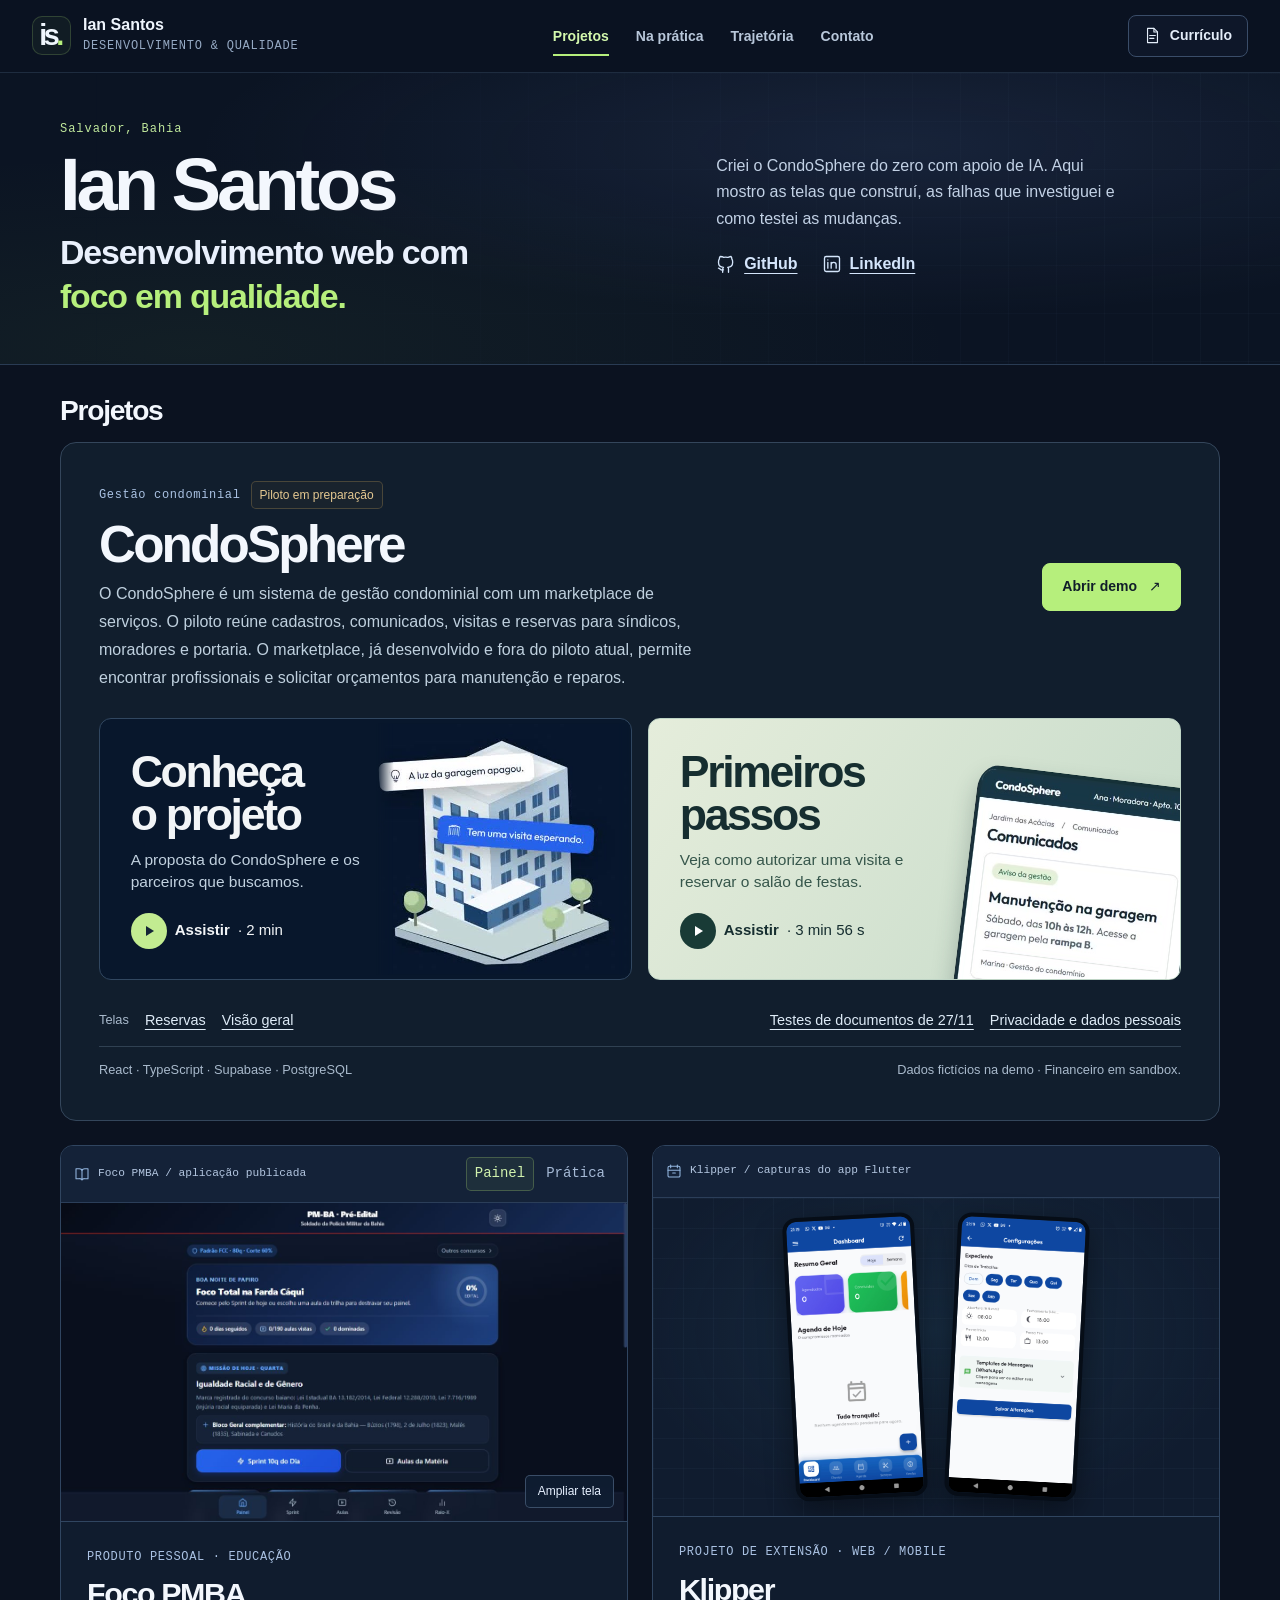
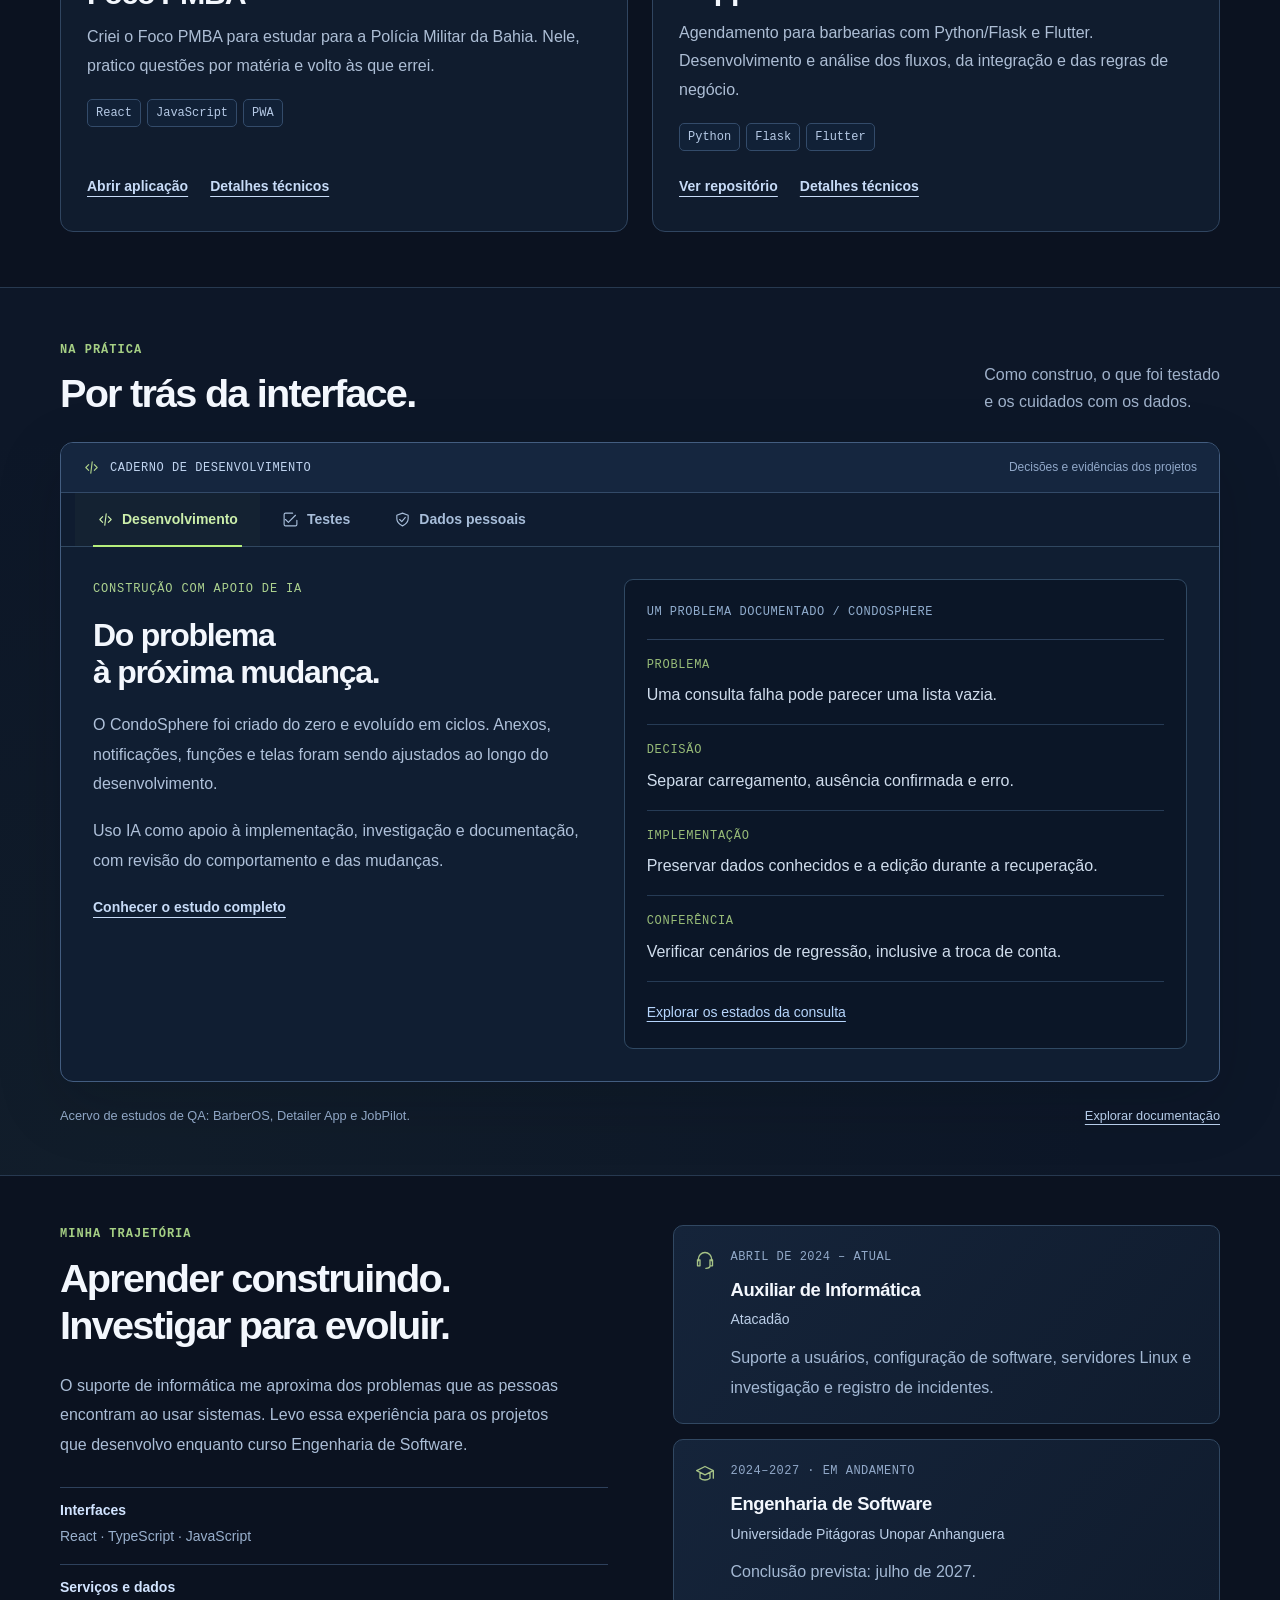
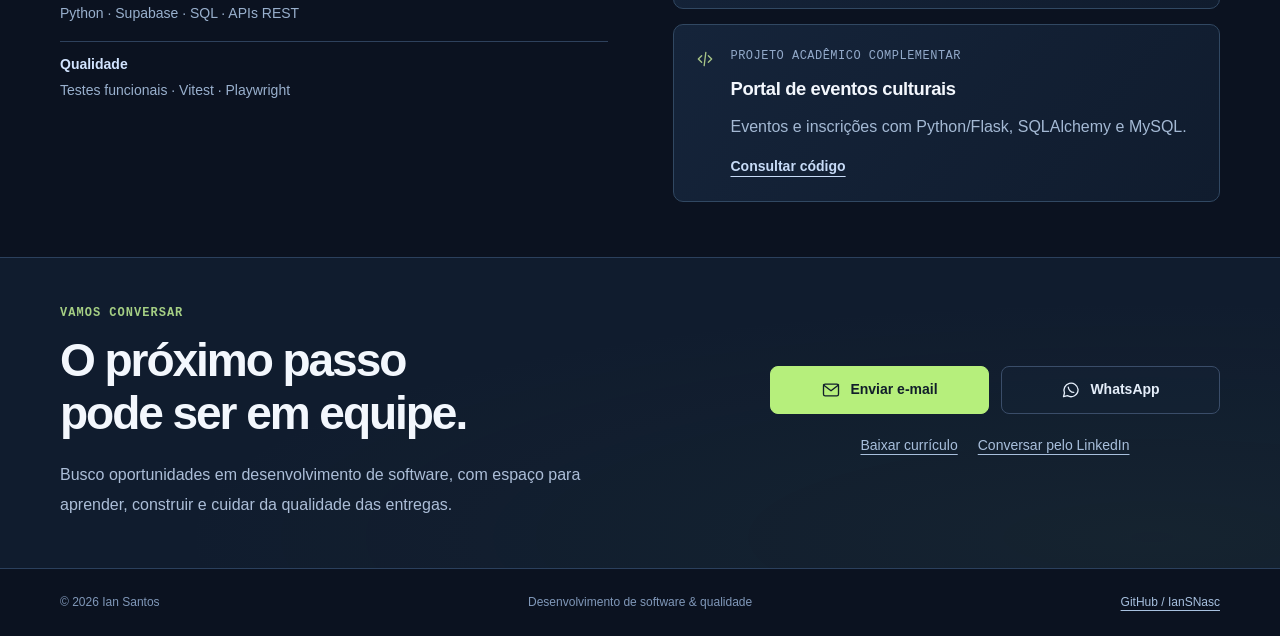
<file: docs/index.html>
<!doctype html><html lang="pt-BR"><head><meta charset="utf-8"><meta name="viewport" content="width=device-width, initial-scale=1"><title>Ian Santos | Desenvolvimento de software e qualidade</title><meta name="description" content="Ian Santos: desenvolvimento web com apoio de IA, experiência em suporte e projetos como CondoSphere, Foco PMBA e Klipper. Explore interfaces, decisões, testes e cuidados com dados pessoais."><meta name="theme-color" content="#0b1220"><meta property="og:title" content="Ian Santos | Desenvolvimento de software e qualidade"><meta property="og:description" content="Projetos que construo, problemas que investigo e decisões que posso mostrar."><link rel="icon" href="assets/favicon.svg" type="image/svg+xml"><link rel="stylesheet" href="assets/site.css"><link rel="stylesheet" href="assets/portfolio.css"><script type="module" src="assets/site.js"></script><script type="module" src="assets/showcase.js"></script><script type="module" src="assets/motion.js"></script><script type="module" src="assets/workbench.js"></script></head><body class="portfolio"><a class="skip" href="#conteudo">Pular para o conteúdo</a>
<header class="site-header"><a class="brand" href="#inicio" aria-label="Ian Santos, início"><span class="monogram">is<span>.</span></span><span>Ian Santos<small>DESENVOLVIMENTO & QUALIDADE</small></span></a><nav aria-label="Navegação principal"><a href="#projetos">Projetos</a><a href="#pratica">Na prática</a><a href="#sobre">Trajetória</a><a href="#contato">Contato</a></nav><a class="button small outline header-cta" href="cv/Ian-Santos-Desenvolvimento.pdf"><svg class="ui-icon" viewBox="0 0 24 24" fill="none" stroke="currentColor" stroke-width="1.6" stroke-linecap="round" stroke-linejoin="round" aria-hidden="true"><path d="M14 2H5v20h14V7Z"/><path d="M14 2v5h5M8 12h8m-8 4h6"/></svg>Currículo</a></header>
<main id="conteudo"><div class="reading-progress" aria-hidden="true"></div><section class="hero editorial-hero studio-hero" id="inicio"><div class="hero-mesh" aria-hidden="true"></div><div class="wrap intro-compact">
  <div>
    <p class="intro-kicker">Salvador, Bahia</p>
    <h1>Ian Santos<span>Desenvolvimento web com <em>foco em qualidade.</em></span></h1>
  </div>
  <div class="intro-summary">
    <p>Criei o CondoSphere do zero com apoio de IA. Aqui mostro as telas que construí, as falhas que investiguei e como testei as mudanças.</p>
    <div class="intro-links"><a href="https://github.com/IanSNasc" target="_blank" rel="noopener noreferrer"><svg class="ui-icon" viewBox="0 0 24 24" fill="none" stroke="currentColor" stroke-width="1.6" stroke-linecap="round" stroke-linejoin="round" aria-hidden="true"><path d="M9 19c-4 1-4-2-6-2m12 5v-4c0-1 0-2-1-2 3 0 6-1 6-6 0-1 0-3-1-4 0-1 0-2-1-3-2 0-3 1-4 1a14 14 0 0 0-5 0C8 3 7 3 5 3c-1 1-1 2-1 3-1 1-1 3-1 4 0 5 3 6 6 6-1 1-1 2-1 3v3"/></svg>GitHub</a><a href="https://www.linkedin.com/in/ian-santos-qa" target="_blank" rel="noopener noreferrer"><svg class="ui-icon" viewBox="0 0 24 24" fill="none" stroke="currentColor" stroke-width="1.6" stroke-linecap="round" stroke-linejoin="round" aria-hidden="true"><rect x="3" y="3" width="18" height="18" rx="2"/><path d="M7 10v7m0-10v.1M11 17v-7m0 3c0-4 6-4 6 0v4"/></svg>LinkedIn</a></div>
  </div>
</div></section>
<section class="section wrap project-section" id="projetos"><h2 class="project-heading">Projetos</h2>
<article class="condo-feature reveal" id="videos-condosphere" aria-labelledby="condo-name">
  <header class="condo-intro">
    <div>
      <div class="project-meta"><span class="category">Gestão condominial</span><span class="project-status">Piloto em preparação</span></div>
      <h3 id="condo-name">CondoSphere</h3>
      <p>O CondoSphere é um sistema de gestão condominial com um marketplace de serviços. O piloto reúne cadastros, comunicados, visitas e reservas para síndicos, moradores e portaria. O marketplace, já desenvolvido e fora do piloto atual, permite encontrar profissionais e solicitar orçamentos para manutenção e reparos.</p>
    </div>
    <a class="button ink" href="https://condosphere.netlify.app/demo/gestao" target="_blank" rel="noopener noreferrer">Abrir demo <span aria-hidden="true">↗</span></a>
  </header>
  <div class="condo-films" aria-label="Vídeos do CondoSphere">
    <a class="film-cover film-overview" href="assets/videos/condosphere-apresentacao.mp4" data-captions="assets/videos/condosphere-apresentacao.vtt" data-title="Apresentação do CondoSphere">
      <img class="film-art" src="assets/videos/condosphere-edificio.jpg" alt="" width="478" height="470" loading="lazy">
      <div class="film-copy"><h4>Conheça<br>o projeto</h4><p>A proposta do CondoSphere e os parceiros que buscamos.</p></div>
      <span class="film-action"><i aria-hidden="true"></i>Assistir <span>· 2 min</span></span>
    </a>
    <a class="film-cover film-guide" href="assets/videos/condosphere-primeiros-passos.mp4" data-captions="assets/videos/condosphere-primeiros-passos.vtt" data-title="Primeiros passos no condomínio">
      <img class="film-art" src="assets/videos/condosphere-aviso.jpg" alt="" width="396" height="490" loading="lazy">
      <div class="film-copy"><h4>Primeiros<br>passos</h4><p>Veja como autorizar uma visita e reservar o salão de festas.</p></div>
      <span class="film-action"><i aria-hidden="true"></i>Assistir <span>· 3 min 56 s</span></span>
    </a>
  </div>
  <footer class="condo-resources">
    <div><span>Telas</span><a href="assets/screenshots/condosphere-reservas.jpg">Reservas</a><a href="assets/screenshots/condosphere-visao-geral.jpg">Visão geral</a></div>
    <div><a href="casos/condosphere/#evidencias">Testes de documentos de 27/11</a><a href="#pratica" data-open-workbench="privacy">Privacidade e dados pessoais</a></div>
  </footer>
  <p class="condo-footnote">React · TypeScript · Supabase · PostgreSQL <span>Dados fictícios na demo · Financeiro em sandbox.</span></p>
</article>
<dialog id="film-dialog" aria-labelledby="film-heading">
  <div class="film-dialog-head"><h2 id="film-heading">CondoSphere</h2><button type="button" aria-label="Fechar vídeo" autofocus>Fechar <span aria-hidden="true">×</span></button></div>
  <video controls playsinline preload="none" width="1280" height="720"></video>
</dialog>
<div class="projects-pair"><article class="studio-project reveal"><div class="project-stage" data-project-gallery="pmba"><div class="stage-bar"><span><svg class="ui-icon" viewBox="0 0 24 24" fill="none" stroke="currentColor" stroke-width="1.6" stroke-linecap="round" stroke-linejoin="round" aria-hidden="true"><path d="M12 5v16M3 4h5a4 4 0 0 1 4 4 4 4 0 0 1 4-4h5v15h-5a4 4 0 0 0-4 2 4 4 0 0 0-4-2H3Z"/></svg>Foco PMBA / aplicação publicada</span><div class="screen-options" role="group" aria-label="Telas do Foco PMBA"><button type="button" data-screen-file="pmba-painel.jpg" aria-pressed="true">Painel</button><button type="button" data-screen-file="pmba-sprint.jpg" aria-pressed="false">Prática</button></div></div><a class="project-capture" href="assets/screenshots/pmba-painel.jpg" aria-label="Ampliar painel do Foco PMBA"><img src="assets/screenshots/pmba-painel.jpg" width="1280" height="720" alt="Painel original do aplicativo Foco PMBA" loading="lazy"><span class="expand-capture">Ampliar tela</span></a><p class="sr-only" data-screen-status aria-live="polite"></p></div><div class="studio-project-copy"><p class="category">PRODUTO PESSOAL · EDUCAÇÃO</p><h3>Foco PMBA</h3><p>Criei o Foco PMBA para estudar para a Polícia Militar da Bahia. Nele, pratico questões por matéria e volto às que errei.</p><div class="tags"><span>React</span><span>JavaScript</span><span>PWA</span></div><div class="project-actions"><a class="text-link" href="https://pm-sp-questoes.web.app/" target="_blank" rel="noopener noreferrer">Abrir aplicação</a><button class="text-button" data-case="pmba">Detalhes técnicos</button></div></div></article>
<article class="studio-project reveal"><div class="mobile-stage"><div class="stage-bar"><span><svg class="ui-icon" viewBox="0 0 24 24" fill="none" stroke="currentColor" stroke-width="1.6" stroke-linecap="round" stroke-linejoin="round" aria-hidden="true"><rect x="3" y="5" width="18" height="16" rx="2"/><path d="M7 3v4m10-4v4M3 11h18m-11 4h4"/></svg>Klipper / capturas do app Flutter</span></div><div class="phone-composition"><a href="assets/screenshots/klipper-dashboard.jpeg" aria-label="Ampliar painel original do Klipper"><img src="assets/screenshots/klipper-dashboard.jpeg" width="720" height="1600" alt="Painel original do Klipper em Flutter" loading="lazy"></a><a href="assets/screenshots/klipper-horarios.jpeg" aria-label="Ampliar horários originais do Klipper"><img src="assets/screenshots/klipper-horarios.jpeg" width="720" height="1600" alt="Configuração original de expediente no Klipper" loading="lazy"></a></div></div><div class="studio-project-copy"><p class="category">PROJETO DE EXTENSÃO · WEB / MOBILE</p><h3>Klipper</h3><p>Agendamento para barbearias com Python/Flask e Flutter. Desenvolvimento e análise dos fluxos, da integração e das regras de negócio.</p><div class="tags"><span>Python</span><span>Flask</span><span>Flutter</span></div><div class="project-actions"><a class="text-link" href="https://github.com/IanSNasc/projeto-extensao-2-klipper" target="_blank" rel="noopener noreferrer">Ver repositório</a><button class="text-button" data-case="klipper">Detalhes técnicos</button></div></div></article></div></section>
<section class="practice-section" id="pratica"><span class="anchor-compat" id="qualidade" aria-hidden="true"></span><span class="anchor-compat" id="processo" aria-hidden="true"></span><div class="wrap"><div class="section-head reveal"><div><p class="eyebrow light">NA PRÁTICA</p><h2>Por trás da interface.</h2></div><p>Como construo, o que foi testado<br>e os cuidados com os dados.</p></div><div class="workbench reveal" data-workbench><div class="workbench-top"><span><svg class="ui-icon" viewBox="0 0 24 24" fill="none" stroke="currentColor" stroke-width="1.6" stroke-linecap="round" stroke-linejoin="round" aria-hidden="true"><path d="m8 8-4 4 4 4m8-8 4 4-4 4m-3-12-2 16"/></svg>CADERNO DE DESENVOLVIMENTO</span><span>Decisões e evidências dos projetos</span></div><div class="workbench-tabs" role="tablist" aria-label="Etapas do trabalho" hidden><button id="tab-development" type="button" role="tab" aria-selected="true" aria-controls="panel-development" data-workbench-tab="development" aria-label="Desenvolvimento"><svg class="ui-icon" viewBox="0 0 24 24" fill="none" stroke="currentColor" stroke-width="1.6" stroke-linecap="round" stroke-linejoin="round" aria-hidden="true"><path d="m8 8-4 4 4 4m8-8 4 4-4 4m-3-12-2 16"/></svg><span class="tab-wide">Desenvolvimento</span><span class="tab-small">Construção</span></button><button id="tab-testing" type="button" role="tab" aria-selected="false" aria-controls="panel-testing" tabindex="-1" data-workbench-tab="testing"><svg class="ui-icon" viewBox="0 0 24 24" fill="none" stroke="currentColor" stroke-width="1.6" stroke-linecap="round" stroke-linejoin="round" aria-hidden="true"><path d="m5 12 4 4L19 6"/><path d="M21 13v6a2 2 0 0 1-2 2H5a2 2 0 0 1-2-2V5a2 2 0 0 1 2-2h10"/></svg>Testes</button><button id="tab-privacy" type="button" role="tab" aria-selected="false" aria-controls="panel-privacy" tabindex="-1" data-workbench-tab="privacy"><svg class="ui-icon" viewBox="0 0 24 24" fill="none" stroke="currentColor" stroke-width="1.6" stroke-linecap="round" stroke-linejoin="round" aria-hidden="true"><path d="M12 3 4 6v5c0 5 4 8 8 10 4-2 8-5 8-10V6Z"/><path d="m8 12 3 3 5-6"/></svg>Dados pessoais</button></div>
<section class="workbench-panel" id="panel-development" role="tabpanel" aria-labelledby="tab-development" tabindex="0"><div class="workbench-story"><p class="panel-kicker">CONSTRUÇÃO COM APOIO DE IA</p><h3>Do problema<br>à próxima mudança.</h3><p>O CondoSphere foi criado do zero e evoluído em ciclos. Anexos, notificações, funções e telas foram sendo ajustados ao longo do desenvolvimento.</p><p>Uso IA como apoio à implementação, investigação e documentação, com revisão do comportamento e das mudanças.</p><a class="text-link" href="casos/condosphere/">Conhecer o estudo completo</a></div><div class="decision-notebook"><div class="notebook-label">UM PROBLEMA DOCUMENTADO / CONDOSPHERE</div><dl><div><dt>PROBLEMA</dt><dd>Uma consulta falha pode parecer uma lista vazia.</dd></div><div><dt>DECISÃO</dt><dd>Separar carregamento, ausência confirmada e erro.</dd></div><div><dt>IMPLEMENTAÇÃO</dt><dd>Preservar dados conhecidos e a edição durante a recuperação.</dd></div><div><dt>CONFERÊNCIA</dt><dd>Verificar cenários de regressão, inclusive a troca de conta.</dd></div></dl><a href="casos/condosphere/#decisao">Explorar os estados da consulta</a></div></section>
<section class="workbench-panel" id="panel-testing" role="tabpanel" aria-labelledby="tab-testing" tabindex="0"><div class="workbench-story"><p class="panel-kicker">TESTES COM VERSÃO E ESCOPO</p><h3>Resultados que<br>dá para conferir.</h3><p>Os registros informam o que foi executado, em qual versão e o que ficou fora da validação.</p><p class="record-note">Resultados locais de novembro de 2026. Cada projeto indica a data da sua execução.</p><button class="text-button" data-case="evidencias">Consultar o registro e seus limites</button></div><div class="test-records"><article><div class="test-record-heading"><span>FOCO PMBA</span><strong class="pass-label">17 / 17 aprovados</strong></div><pre aria-label="Resumo do registro do Foco PMBA"><code>{
  "commit": "089f5e1",
  "testes": 17,
  "aprovados": 17,
  "falhas": 0
}</code></pre><p>25/11 · Respostas, filtros, treino e preservação do progresso.</p></article><article><div class="test-record-heading"><span>CONDOSPHERE / DOCUMENTOS</span><strong class="pass-label">15 / 15 aprovados</strong></div><p>27/11 · Os 15 cenários de documentos passaram, incluindo a carga inicial do cadastro, que falhou em 25/11.</p><a class="text-link" href="casos/condosphere/#evidencias">Comparar as duas execuções</a></article></div></section>
<section class="workbench-panel" id="panel-privacy" role="tabpanel" aria-labelledby="tab-privacy" tabindex="0"><div class="workbench-story"><p class="panel-kicker">CUIDADOS COM DADOS PESSOAIS</p><h3>Acesso e exposição<br>também são decisões.</h3><p>O fluxo de privacidade documentado restringe os dados por titular, seleciona campos na exportação e exige revisão da entrega de arquivos.</p><p class="record-note">Implementação local documentada. Publicação e homologação autenticada não confirmadas; a política de retenção dos dados de origem permanece pendente.</p><a class="text-link" href="casos/condosphere/#privacidade">Explorar privacidade e evidências</a></div><div class="privacy-notebook"><div class="privacy-proof"><svg class="ui-icon" viewBox="0 0 24 24" fill="none" stroke="currentColor" stroke-width="1.6" stroke-linecap="round" stroke-linejoin="round" aria-hidden="true"><path d="M12 3 4 6v5c0 5 4 8 8 10 4-2 8-5 8-10V6Z"/><path d="m8 12 3 3 5-6"/></svg><div><strong>45 testes aprovados</strong><span>Seis suítes · registro local · commit 303c81c</span></div></div><dl><div><dt>NO PRODUTO</dt><dd>Isolamento por titular, exportação com escopo e entrega revisada.</dd></div><div><dt>NO PORTFÓLIO</dt><dd>Capturas e PDF revisados; exemplos de telefone e referências locais minimizados.</dd></div><div><dt>NA PUBLICAÇÃO</dt><dd>Verificação de padrões de dados indevidos e credenciais no CI, sem imprimir os valores encontrados.</dd></div></dl><p>Testes locais e verificações de publicação não certificam conformidade integral com a LGPD.</p></div></section></div><div class="archive-line"><span>Acervo de estudos de QA: BarberOS, Detailer App e JobPilot.</span><a href="https://github.com/IanSNasc/portfolio-qa-ian-santos/tree/master/projetos" target="_blank" rel="noopener noreferrer">Explorar documentação</a></div></div></section>
<section class="trajectory-section wrap section" id="sobre"><div class="trajectory-copy"><p class="eyebrow light">MINHA TRAJETÓRIA</p><h2>Aprender construindo.<br>Investigar para evoluir.</h2><p>O suporte de informática me aproxima dos problemas que as pessoas encontram ao usar sistemas. Levo essa experiência para os projetos que desenvolvo enquanto curso Engenharia de Software.</p><div class="skill-groups"><div><h3>Interfaces</h3><p>React · TypeScript · JavaScript</p></div><div><h3>Serviços e dados</h3><p>Python · Supabase · SQL · APIs REST</p></div><div><h3>Qualidade</h3><p>Testes funcionais · Vitest · Playwright</p></div></div></div><div class="career-cards"><article><svg class="ui-icon" viewBox="0 0 24 24" fill="none" stroke="currentColor" stroke-width="1.6" stroke-linecap="round" stroke-linejoin="round" aria-hidden="true"><path d="M4 13v-2a8 8 0 0 1 16 0v2M6 12H3v7h3zm12 0h3v7h-3zm0 7c0 2-2 3-5 3"/></svg><div><span>ABRIL DE 2024 – ATUAL</span><h3>Auxiliar de Informática</h3><strong>Atacadão</strong><p>Suporte a usuários, configuração de software, servidores Linux e investigação e registro de incidentes.</p></div></article><article><svg class="ui-icon" viewBox="0 0 24 24" fill="none" stroke="currentColor" stroke-width="1.6" stroke-linecap="round" stroke-linejoin="round" aria-hidden="true"><path d="m2 8 10-5 10 5-10 5Zm4 2v7c4 3 8 3 12 0v-7M22 8v9"/></svg><div><span>2024–2027 · EM ANDAMENTO</span><h3>Engenharia de Software</h3><strong>Universidade Pitágoras Unopar Anhanguera</strong><p>Conclusão prevista: julho de 2027.</p></div></article><article><svg class="ui-icon" viewBox="0 0 24 24" fill="none" stroke="currentColor" stroke-width="1.6" stroke-linecap="round" stroke-linejoin="round" aria-hidden="true"><path d="m8 8-4 4 4 4m8-8 4 4-4 4m-3-12-2 16"/></svg><div><span>PROJETO ACADÊMICO COMPLEMENTAR</span><h3>Portal de eventos culturais</h3><p>Eventos e inscrições com Python/Flask, SQLAlchemy e MySQL.</p><a class="text-link" href="https://github.com/IanSNasc/meu-projeto-flask" target="_blank" rel="noopener noreferrer">Consultar código</a></div></article></div></section>
<section class="contact-section" id="contato"><div class="wrap contact-grid"><div><p class="eyebrow light">VAMOS CONVERSAR</p><h2>O próximo passo<br>pode ser em equipe.</h2><p>Busco oportunidades em desenvolvimento de software, com espaço para aprender, construir e cuidar da qualidade das entregas.</p></div><div class="contact-actions">
  <a class="button primary" href="mailto:ian.s4ntos@gmail.com"><svg class="ui-icon" viewBox="0 0 24 24" fill="none" stroke="currentColor" stroke-width="1.6" stroke-linecap="round" stroke-linejoin="round" aria-hidden="true"><rect x="3" y="5" width="18" height="14" rx="2"/><path d="m3 6 9 7 9-7"/></svg>Enviar e-mail</a>
  <a class="button dark-outline" href="https://wa.me/5571992887024?text=Oi%2C%20Ian!%20Vi%20seu%20portf%C3%B3lio%20e%20gostaria%20de%20conversar%20sobre%20uma%20oportunidade." target="_blank" rel="noopener noreferrer"><svg class="ui-icon" viewBox="0 0 24 24" fill="none" stroke="currentColor" stroke-width="1.6" stroke-linecap="round" stroke-linejoin="round" aria-hidden="true"><path d="M20.5 11.5a8.5 8.5 0 0 1-12.8 7.3L3 20l1.2-4.4A8.5 8.5 0 1 1 20.5 11.5Z"/><path d="M8.7 8.5c.1 3.1 3.3 6.3 6.6 6.4"/></svg>WhatsApp</a>
  <div class="contact-resources"><a class="contact-link" href="cv/Ian-Santos-Desenvolvimento.pdf">Baixar currículo</a><a class="contact-link" href="https://www.linkedin.com/in/ian-santos-qa" target="_blank" rel="noopener noreferrer">Conversar pelo LinkedIn</a></div>
</div></div></section></main><footer class="wrap site-footer"><span>© 2026 Ian Santos</span><span>Desenvolvimento de software & qualidade</span><a href="https://github.com/IanSNasc" target="_blank" rel="noopener noreferrer">GitHub / IanSNasc</a></footer>
<dialog id="case-dialog" aria-labelledby="case-title"><div class="dialog-head"><span class="eyebrow">POR TRÁS DO PROJETO</span><button id="close-case" aria-label="Fechar estudo de caso">Fechar ×</button></div><div id="case-content"></div></dialog>
<dialog id="screen-dialog" aria-labelledby="screen-dialog-title"><div class="lightbox-toolbar"><div><span class="eyebrow light">INTERFACE ORIGINAL</span><h2 id="screen-dialog-title">Tela do projeto</h2></div><button type="button" data-close-screen aria-label="Fechar tela ampliada">Fechar ×</button></div><div class="lightbox-image"><img id="screen-dialog-image" alt=""></div><div class="lightbox-footer"><p id="screen-dialog-caption" aria-live="polite"></p><div><button type="button" data-previous-screen aria-label="Ver tela anterior">Anterior</button><span data-screen-count></span><button type="button" data-next-screen aria-label="Ver próxima tela">Próxima</button></div></div></dialog>
<button class="back-top" type="button" aria-label="Voltar ao início">Topo</button><noscript><p class="wrap">Sem JavaScript, os projetos e links continuam disponíveis e as três etapas do painel são apresentadas em sequência. As aplicações externas têm seus próprios requisitos.</p></noscript></body></html>
</file>
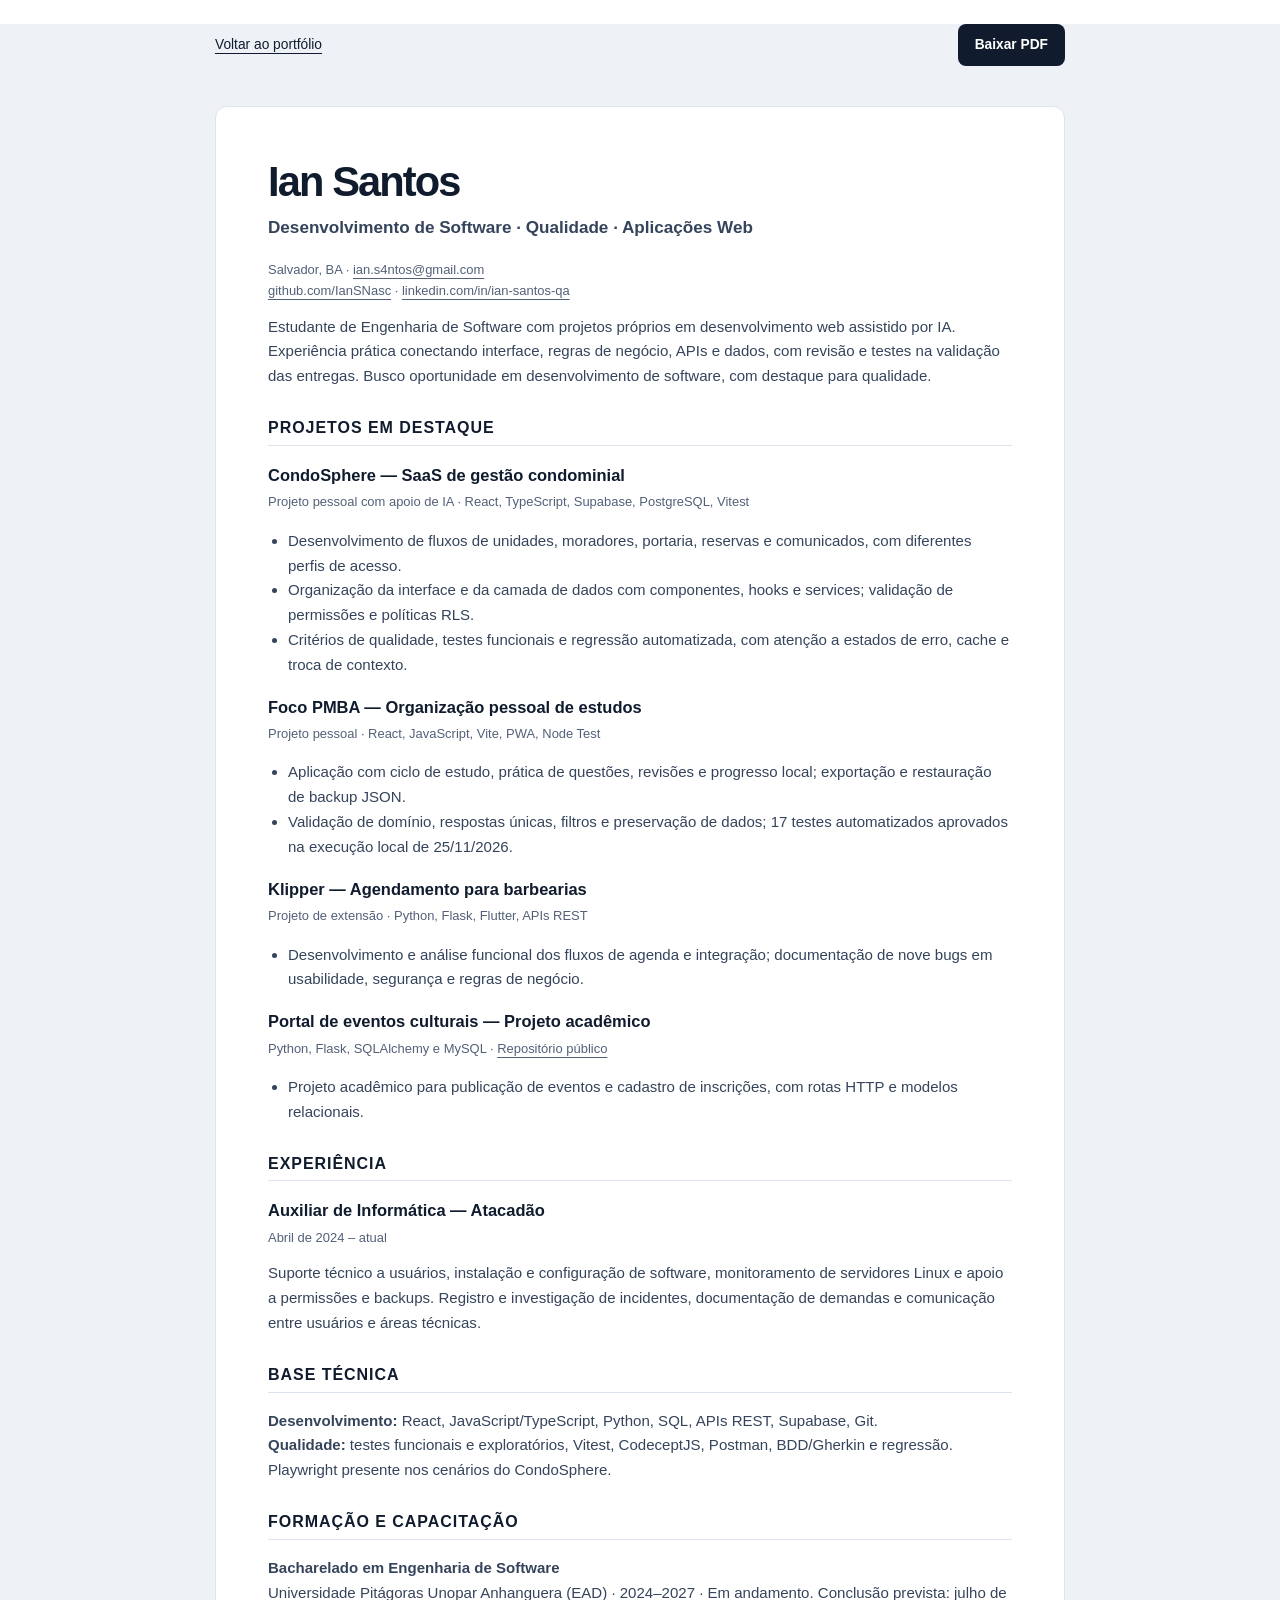
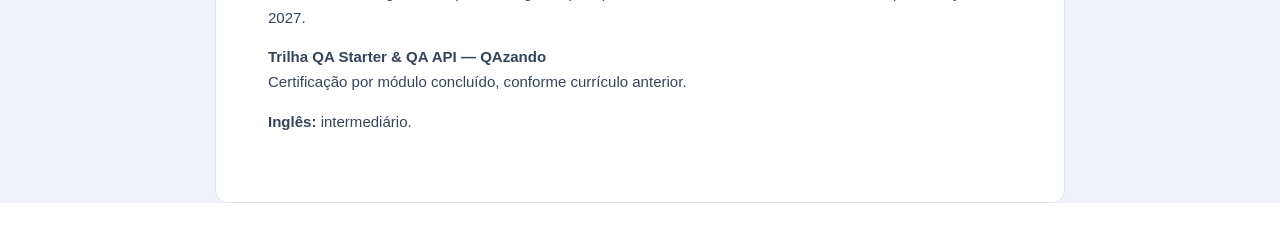
<file: docs/cv/index.html>
<!doctype html><html lang="pt-BR"><head><meta charset="utf-8"><meta name="viewport" content="width=device-width, initial-scale=1"><title>Ian Santos | Currículo de Desenvolvimento</title><meta name="description" content="Currículo de Ian Santos, estudante de Engenharia de Software com projetos próprios em desenvolvimento web e qualidade."><link rel="icon" href="../assets/favicon.svg"><link rel="stylesheet" href="../assets/site.css"><style>body{background:#eef2f7}.cv{max-width:850px;margin:40px auto;background:white;padding:52px;border:1px solid var(--line);border-radius:12px}.cv h1{font-size:2.6rem;margin-bottom:8px}.cv h2{font-size:1rem;letter-spacing:.06em;text-transform:uppercase;border-bottom:1px solid var(--line);padding-bottom:8px;margin:30px 0 16px}.cv h3{font-size:1.03rem;letter-spacing:0;margin:20px 0 7px}.cv p,.cv li{font-size:.94rem;color:#35445b}.cv ul{padding-left:20px}.cv .subtitle{font-weight:650;font-size:1.07rem}.cv .meta{font-size:.81rem;color:var(--muted)}.cv-nav{display:flex;justify-content:space-between;align-items:center;gap:20px;max-width:850px;margin:24px auto}.cv-nav a{font-size:.86rem}@media(max-width:760px){.cv{margin:20px;padding:28px 22px}.cv-nav{margin:20px}.cv h1{font-size:2.2rem}}@media print{body{background:white}.cv{border:0;margin:0;padding:0;max-width:none}.cv-nav{display:none}.cv p,.cv li{font-size:10pt}.cv h2{margin:18px 0 10px}.cv h3{margin-top:14px}.cv{page-break-inside:auto}}</style></head><body><nav class="cv-nav" aria-label="Navegação do currículo"><a href="../">Voltar ao portfólio</a><a class="button ink small" href="Ian-Santos-Desenvolvimento.pdf">Baixar PDF</a></nav><main class="cv"><h1>Ian Santos</h1><p class="subtitle">Desenvolvimento de Software · Qualidade · Aplicações Web</p><p class="meta">Salvador, BA · <a href="mailto:ian.s4ntos@gmail.com">ian.s4ntos@gmail.com</a><br><a href="https://github.com/IanSNasc">github.com/IanSNasc</a> · <a href="https://www.linkedin.com/in/ian-santos-qa">linkedin.com/in/ian-santos-qa</a></p><p>Estudante de Engenharia de Software com projetos próprios em desenvolvimento web assistido por IA. Experiência prática conectando interface, regras de negócio, APIs e dados, com revisão e testes na validação das entregas. Busco oportunidade em desenvolvimento de software, com destaque para qualidade.</p><h2>Projetos em destaque</h2><h3>CondoSphere — SaaS de gestão condominial</h3><p class="meta">Projeto pessoal com apoio de IA · React, TypeScript, Supabase, PostgreSQL, Vitest</p><ul><li>Desenvolvimento de fluxos de unidades, moradores, portaria, reservas e comunicados, com diferentes perfis de acesso.</li><li>Organização da interface e da camada de dados com componentes, hooks e services; validação de permissões e políticas RLS.</li><li>Critérios de qualidade, testes funcionais e regressão automatizada, com atenção a estados de erro, cache e troca de contexto.</li></ul><h3>Foco PMBA — Organização pessoal de estudos</h3><p class="meta">Projeto pessoal · React, JavaScript, Vite, PWA, Node Test</p><ul><li>Aplicação com ciclo de estudo, prática de questões, revisões e progresso local; exportação e restauração de backup JSON.</li><li>Validação de domínio, respostas únicas, filtros e preservação de dados; 17 testes automatizados aprovados na execução local de 25/11/2026.</li></ul><h3>Klipper — Agendamento para barbearias</h3><p class="meta">Projeto de extensão · Python, Flask, Flutter, APIs REST</p><ul><li>Desenvolvimento e análise funcional dos fluxos de agenda e integração; documentação de nove bugs em usabilidade, segurança e regras de negócio.</li></ul><h3>Portal de eventos culturais — Projeto acadêmico</h3><p class="meta">Python, Flask, SQLAlchemy e MySQL · <a href="https://github.com/IanSNasc/meu-projeto-flask">Repositório público</a></p><ul><li>Projeto acadêmico para publicação de eventos e cadastro de inscrições, com rotas HTTP e modelos relacionais.</li></ul><h2>Experiência</h2><h3>Auxiliar de Informática — Atacadão</h3><p class="meta">Abril de 2024 – atual</p><p>Suporte técnico a usuários, instalação e configuração de software, monitoramento de servidores Linux e apoio a permissões e backups. Registro e investigação de incidentes, documentação de demandas e comunicação entre usuários e áreas técnicas.</p><h2>Base técnica</h2><p><strong>Desenvolvimento:</strong> React, JavaScript/TypeScript, Python, SQL, APIs REST, Supabase, Git.<br><strong>Qualidade:</strong> testes funcionais e exploratórios, Vitest, CodeceptJS, Postman, BDD/Gherkin e regressão. Playwright presente nos cenários do CondoSphere.</p><h2>Formação e capacitação</h2><p><strong>Bacharelado em Engenharia de Software</strong><br>Universidade Pitágoras Unopar Anhanguera (EAD) · 2024–2027 · Em andamento. Conclusão prevista: julho de 2027.</p><p><strong>Trilha QA Starter & QA API — QAzando</strong><br>Certificação por módulo concluído, conforme currículo anterior.</p><p><strong>Inglês:</strong> intermediário.</p></main></body></html>
</file>
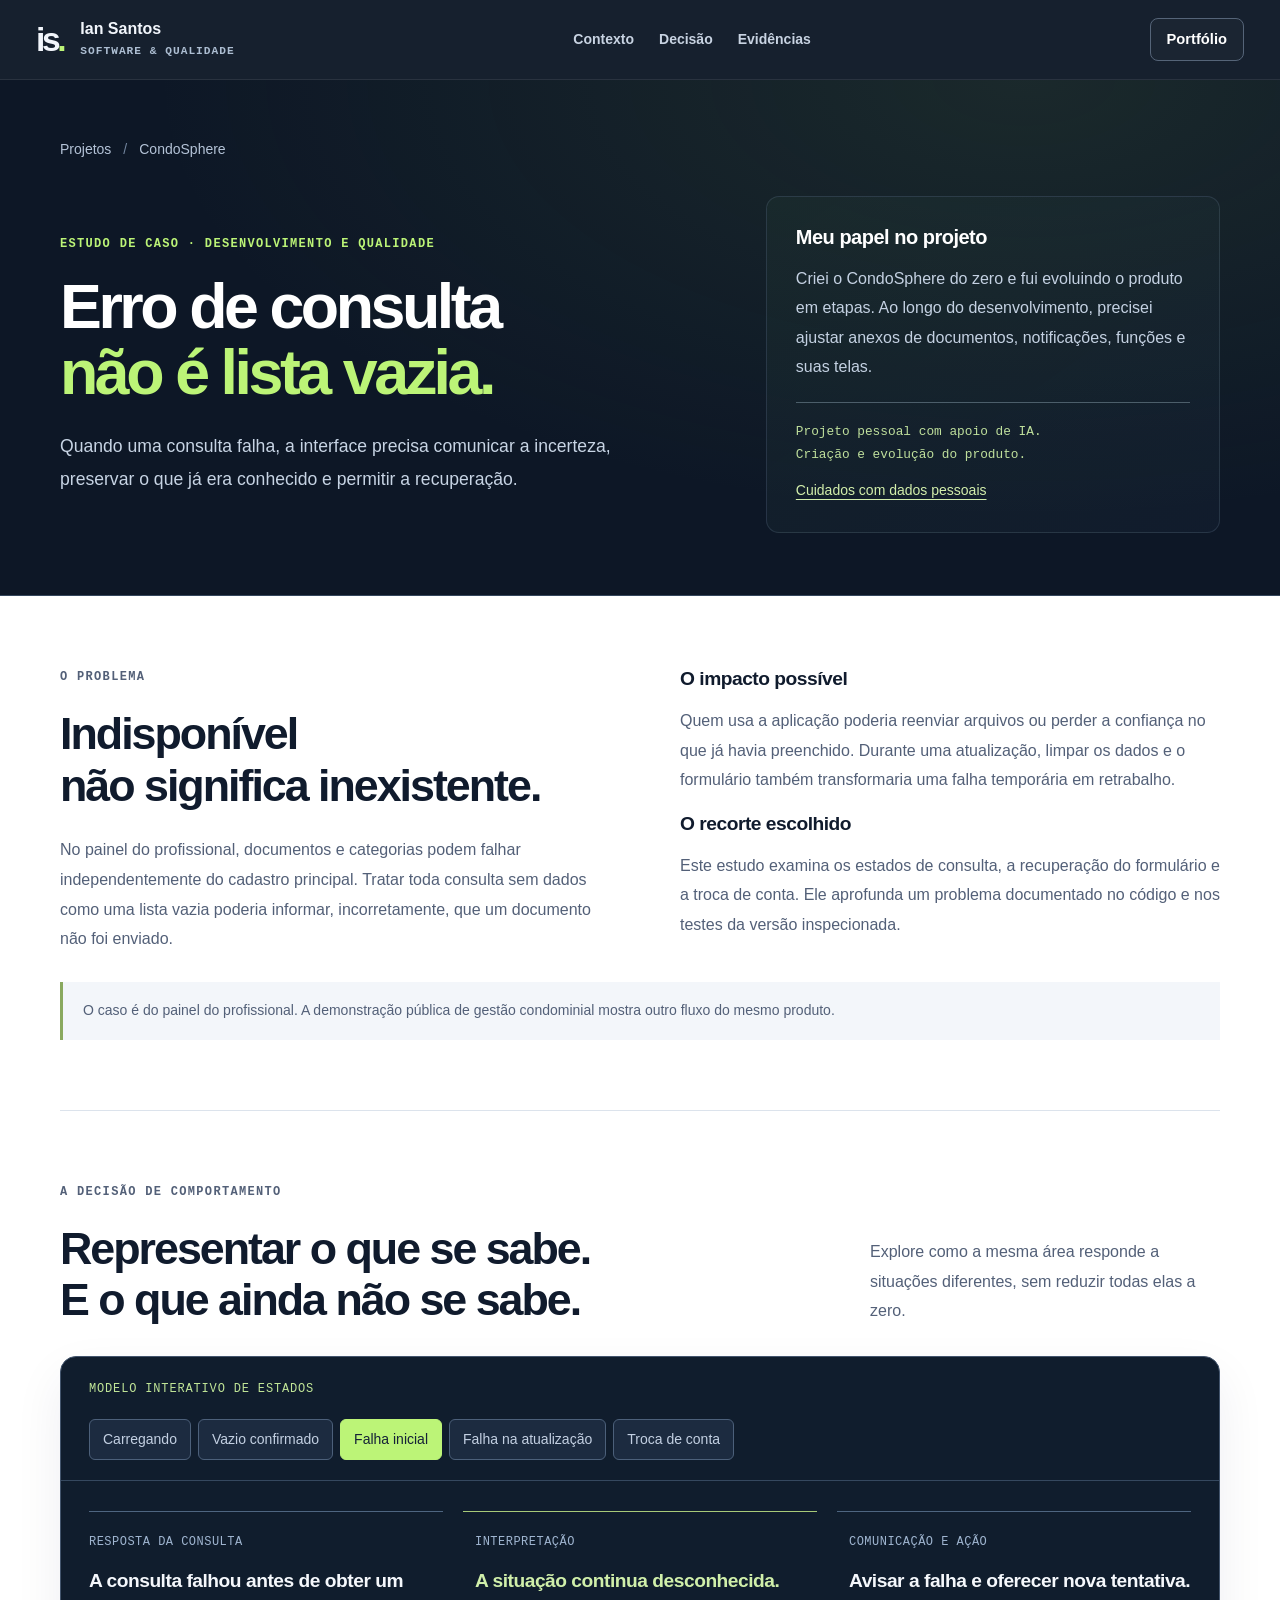
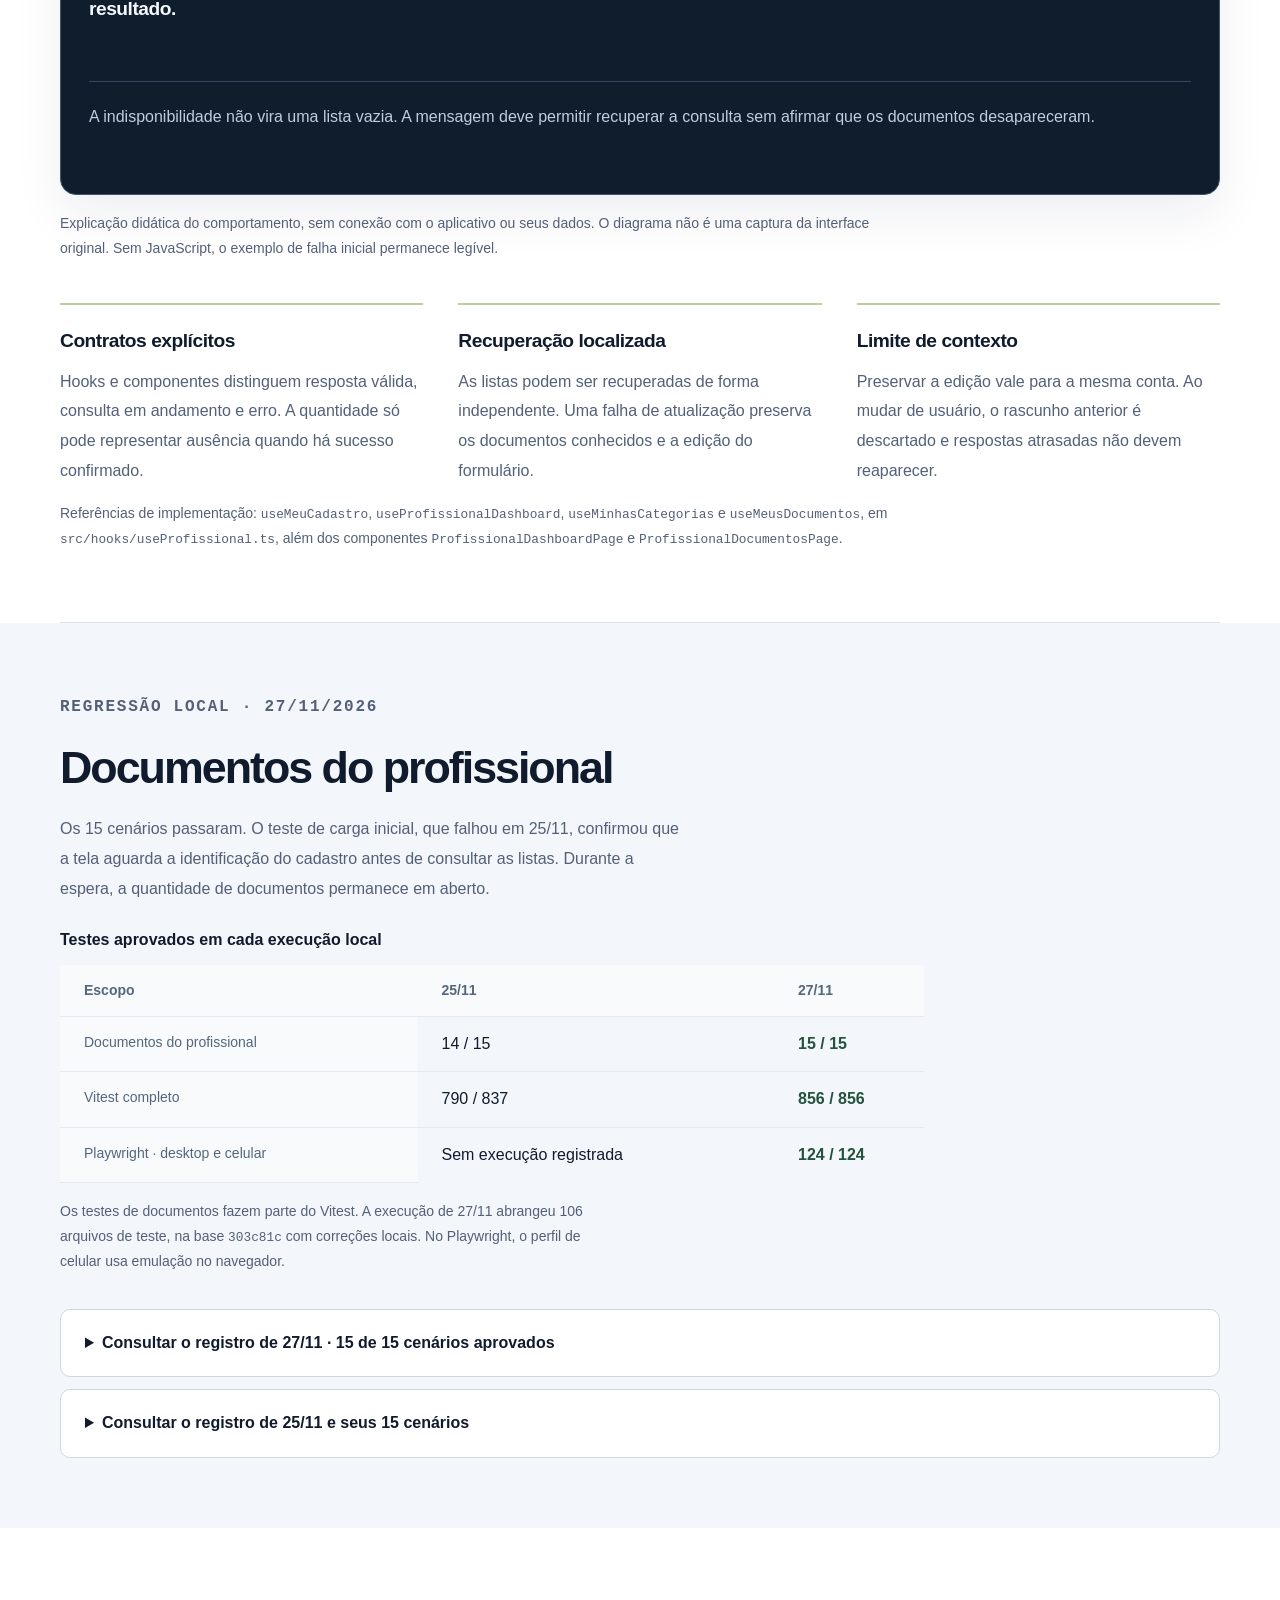
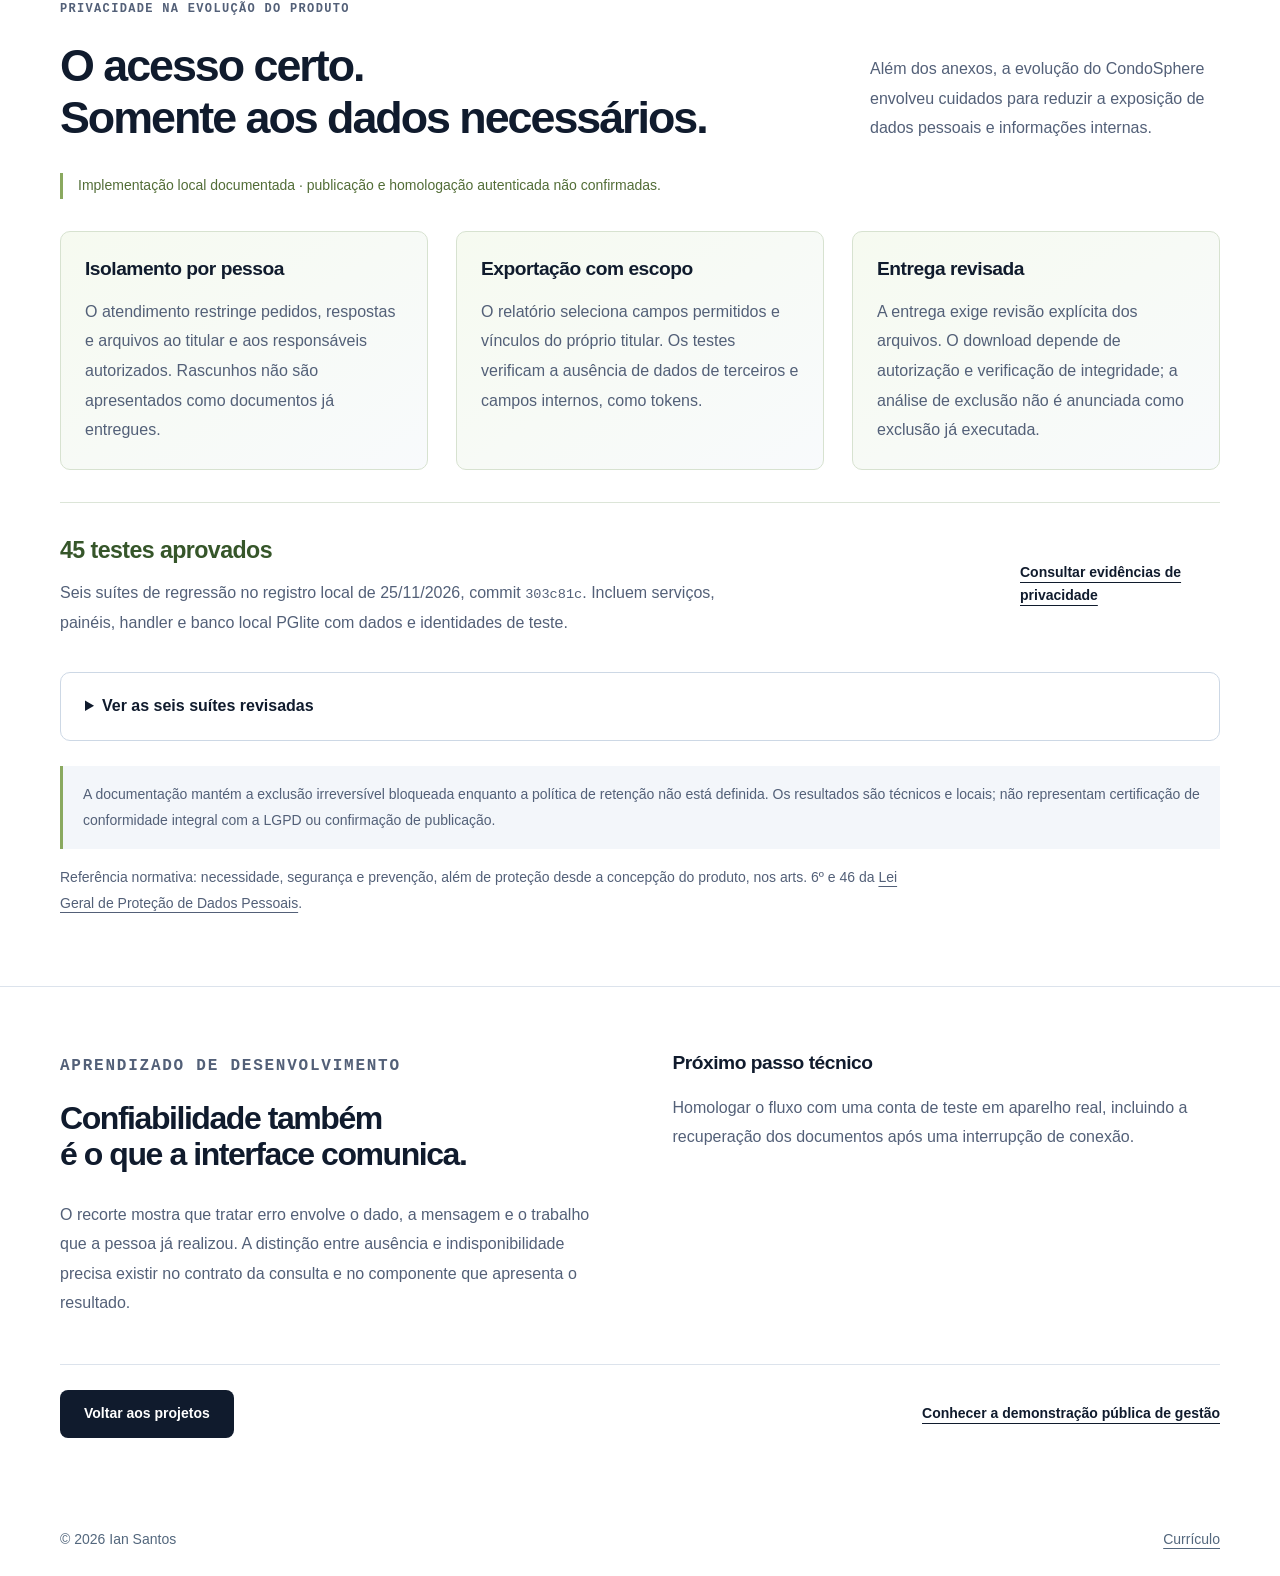
<file: docs/casos/condosphere/index.html>
<!doctype html>
<html lang="pt-BR"><head><meta charset="utf-8"><meta name="viewport" content="width=device-width, initial-scale=1"><title>CondoSphere: erro de consulta não é lista vazia | Ian Santos</title><meta name="description" content="Estudo de caso do CondoSphere: decisões de interface, recuperação de falhas, preservação de edição e evidências de testes com versão e escopo."><meta name="theme-color" content="#0d1726"><meta property="og:title" content="CondoSphere — um estudo de desenvolvimento e qualidade"><meta property="og:description" content="Como separar carga, ausência, falha e atualização parcial sem confundir quem usa a aplicação."><link rel="icon" href="../../assets/favicon.svg" type="image/svg+xml"><link rel="stylesheet" href="../../assets/site.css"><link rel="stylesheet" href="../../assets/showcase.css"><link rel="stylesheet" href="case.css"><script type="module" src="case.js"></script></head>
<body><a class="skip" href="#conteudo">Pular para o conteúdo</a><header class="site-header case-site-header"><a class="brand" href="../../" aria-label="Ian Santos, voltar ao portfólio"><span class="monogram">is<span>.</span></span><span>Ian Santos<small>SOFTWARE & QUALIDADE</small></span></a><nav aria-label="Navegação do estudo"><a href="#contexto">Contexto</a><a href="#decisao">Decisão</a><a href="#evidencias">Evidências</a></nav><a class="button small outline header-cta" href="../../">Portfólio</a></header>
<main id="conteudo"><section class="case-hero"><div class="wrap"><p class="case-breadcrumb"><a href="../../#projetos">Projetos</a><span aria-hidden="true">/</span>CondoSphere</p><div class="case-intro"><div><p class="eyebrow light">ESTUDO DE CASO · DESENVOLVIMENTO E QUALIDADE</p><h1>Erro de consulta<br><span>não é lista vazia.</span></h1><p class="case-lead">Quando uma consulta falha, a interface precisa comunicar a incerteza, preservar o que já era conhecido e permitir a recuperação.</p></div><aside class="role-card" aria-labelledby="role-title"><h2 id="role-title">Meu papel no projeto</h2><p>Criei o CondoSphere do zero e fui evoluindo o produto em etapas. Ao longo do desenvolvimento, precisei ajustar anexos de documentos, notificações, funções e suas telas.</p><p class="role-meta">Projeto pessoal com apoio de IA.<br>Criação e evolução do produto.<br><a href="#privacidade">Cuidados com dados pessoais</a></p></aside></div></div></section>
<section class="case-section wrap" id="contexto"><div class="context-grid"><div><p class="eyebrow">O PROBLEMA</p><h2>Indisponível<br>não significa inexistente.</h2><p>No painel do profissional, documentos e categorias podem falhar independentemente do cadastro principal. Tratar toda consulta sem dados como uma lista vazia poderia informar, incorretamente, que um documento não foi enviado.</p></div><div><h3>O impacto possível</h3><p>Quem usa a aplicação poderia reenviar arquivos ou perder a confiança no que já havia preenchido. Durante uma atualização, limpar os dados e o formulário também transformaria uma falha temporária em retrabalho.</p><h3>O recorte escolhido</h3><p>Este estudo examina os estados de consulta, a recuperação do formulário e a troca de conta. Ele aprofunda um problema documentado no código e nos testes da versão inspecionada.</p></div></div><p class="scope-note">O caso é do painel do profissional. A demonstração pública de gestão condominial mostra outro fluxo do mesmo produto.</p></section>
<section class="case-section wrap" id="decisao"><div class="decision-heading"><div><p class="eyebrow">A DECISÃO DE COMPORTAMENTO</p><h2>Representar o que se sabe.<br>E o que ainda não se sabe.</h2></div><p>Explore como a mesma área responde a situações diferentes, sem reduzir todas elas a zero.</p></div><div class="state-explainer"><p class="explainer-label">MODELO INTERATIVO DE ESTADOS</p><div class="scenario-controls" role="group" aria-label="Escolher cenário da consulta"><button type="button" data-scenario="loading" aria-pressed="false">Carregando</button><button type="button" data-scenario="empty" aria-pressed="false">Vazio confirmado</button><button type="button" data-scenario="failure" aria-pressed="true">Falha inicial</button><button type="button" data-scenario="refresh" aria-pressed="false">Falha na atualização</button><button type="button" data-scenario="account" aria-pressed="false">Troca de conta</button></div><div id="state-output" data-state="failure"><div class="state-flow"><div><span>RESPOSTA DA CONSULTA</span><h3 data-response>A consulta falhou antes de obter um resultado.</h3></div><div><span>INTERPRETAÇÃO</span><h3 data-meaning>A situação continua desconhecida.</h3></div><div><span>COMUNICAÇÃO E AÇÃO</span><h3 data-communication>Avisar a falha e oferecer nova tentativa.</h3></div></div><p class="state-detail" data-detail>A indisponibilidade não vira uma lista vazia. A mensagem deve permitir recuperar a consulta sem afirmar que os documentos desapareceram.</p></div><p id="scenario-status" class="sr-only" aria-live="polite"></p></div><p class="didactic-caption">Explicação didática do comportamento, sem conexão com o aplicativo ou seus dados. O diagrama não é uma captura da interface original. Sem JavaScript, o exemplo de falha inicial permanece legível.</p><div class="implementation-grid"><article><h3>Contratos explícitos</h3><p>Hooks e componentes distinguem resposta válida, consulta em andamento e erro. A quantidade só pode representar ausência quando há sucesso confirmado.</p></article><article><h3>Recuperação localizada</h3><p>As listas podem ser recuperadas de forma independente. Uma falha de atualização preserva os documentos conhecidos e a edição do formulário.</p></article><article><h3>Limite de contexto</h3><p>Preservar a edição vale para a mesma conta. Ao mudar de usuário, o rascunho anterior é descartado e respostas atrasadas não devem reaparecer.</p></article></div><p class="didactic-caption">Referências de implementação: <code>useMeuCadastro</code>, <code>useProfissionalDashboard</code>, <code>useMinhasCategorias</code> e <code>useMeusDocumentos</code>, em <code>src/hooks/useProfissional.ts</code>, além dos componentes <code>ProfissionalDashboardPage</code> e <code>ProfissionalDocumentosPage</code>.</p></section>
<section class="evidence-section" id="evidencias"><div class="wrap">
<div class="regression-update">
  <p class="eyebrow">REGRESSÃO LOCAL · 27/11/2026</p>
  <h2>Documentos do profissional</h2>
  <p>Os 15 cenários passaram. O teste de carga inicial, que falhou em 25/11, confirmou que a tela aguarda a identificação do cadastro antes de consultar as listas. Durante a espera, a quantidade de documentos permanece em aberto.</p>
  <table class="case-table regression-table">
    <caption>Testes aprovados em cada execução local</caption>
    <thead><tr><th scope="col">Escopo</th><th scope="col">25/11</th><th scope="col">27/11</th></tr></thead>
    <tbody>
      <tr><th scope="row">Documentos do profissional</th><td>14 / 15</td><td><strong>15 / 15</strong></td></tr>
      <tr><th scope="row">Vitest completo</th><td>790 / 837</td><td><strong>856 / 856</strong></td></tr>
      <tr><th scope="row">Playwright · desktop e celular</th><td>Sem execução registrada</td><td><strong>124 / 124</strong></td></tr>
    </tbody>
  </table>
  <p class="didactic-caption">Os testes de documentos fazem parte do Vitest. A execução de 27/11 abrangeu 106 arquivos de teste, na base <code>303c81c</code> com correções locais. No Playwright, o perfil de celular usa emulação no navegador.</p>
</div>
<details id="registro-27-11" class="case-test-details current-run">
  <summary>Consultar o registro de 27/11 · 15 de 15 cenários aprovados</summary>
  <table class="case-table" aria-label="Documentos do profissional em 27 de novembro de 2026">
    <thead><tr><th scope="col">Cenário</th><th scope="col">Resultado</th></tr></thead>
    <tbody>
      <tr><td>A tela aguarda a identificação do cadastro antes de consultar as listas</td><td><span class="test-pass">Aprovado</span></td></tr>
      <tr><td>Lista vazia confirmada produz quantidade zero</td><td><span class="test-pass">Aprovado</span></td></tr>
      <tr><td>Falha parcial não inventa progresso ou ausência</td><td><span class="test-pass">Aprovado</span></td></tr>
      <tr><td>Cada lista pode ser recuperada independentemente</td><td><span class="test-pass">Aprovado</span></td></tr>
      <tr><td>Falha de atualização preserva os indicadores conhecidos</td><td><span class="test-pass">Aprovado</span></td></tr>
      <tr><td>Painel diferencia falha de cadastro de cadastro inexistente</td><td><span class="test-pass">Aprovado</span></td></tr>
      <tr><td>Documentos diferenciam falha de cadastro de cadastro inexistente</td><td><span class="test-pass">Aprovado</span></td></tr>
      <tr><td>Ausência confirmada de cadastro não consulta documentos</td><td><span class="test-pass">Aprovado</span></td></tr>
      <tr><td>Carga e falha de documentos não recebem indicação de não enviados</td><td><span class="test-pass">Aprovado</span></td></tr>
      <tr><td>Recuperação de documentos preserva arquivo, tipo e instituição em edição</td><td><span class="test-pass">Aprovado</span></td></tr>
      <tr><td>Recuperação do cadastro preserva formulário e documentos conhecidos</td><td><span class="test-pass">Aprovado</span></td></tr>
      <tr><td>Arquivo selecionado só é limpo após envio bem-sucedido</td><td><span class="test-pass">Aprovado</span></td></tr>
      <tr><td>Troca de usuário descarta rascunho e documentos anteriores</td><td><span class="test-pass">Aprovado</span></td></tr>
      <tr><td>Resposta atrasada da conta anterior não reaparece na nova conta</td><td><span class="test-pass">Aprovado</span></td></tr>
      <tr><td>Perfil bloqueado não recebe o formulário de documentos</td><td><span class="test-pass">Aprovado</span></td></tr>
    </tbody>
  </table>
</details>
<details class="case-test-details historical-run"><summary>Consultar o registro de 25/11 e seus 15 cenários</summary>
<div class="evidence-layout"><div><p class="eyebrow">O QUE FOI VERIFICADO</p><h2>Primeira execução</h2><p>A suíte de regressão usa hooks e componentes com serviços simulados. Na execução local registrada, o recorte teve:</p><div class="case-results" aria-label="15 testes: 14 aprovados e uma falha"><div><strong>15</strong><span>testes</span></div><div class="passed"><strong>14</strong><span>aprovados</span></div><div class="failed"><strong>1</strong><span>falha</span></div></div></div><aside class="evidence-origin"><h3>Referência da execução</h3><dl><dt>VERSÃO INSPECIONADA</dt><dd><code>303c81c5f47663455868b71defe7a3d44f019dcc</code></dd><dt>DATA</dt><dd>25/11/2026 · execução local registrada</dd><dt>SUÍTE</dt><dd><code>tests/regression/professional-selfservice-feedback.test.tsx</code></dd><dt>BASE TÉCNICA</dt><dd>Vitest · jsdom · serviços simulados</dd></dl><a class="text-link" href="evidencias.json">Consultar resumo estruturado das evidências</a></aside></div><details class="case-test-details"><summary>Ver os 15 cenários e seus resultados</summary><table class="case-table"><thead><tr><th scope="col">Cenário</th><th scope="col">Resultado</th></tr></thead><tbody><tr><td>Carga inicial e dependência do cadastro<small>A expectativa de argumento na consulta do cadastro divergiu da chamada observada. A causa não foi classificada nesta revisão.</small></td><td><span class="test-fail">Falhou</span></td></tr>
<tr><td>Lista vazia confirmada produz quantidade zero</td><td><span class="test-pass">Aprovado</span></td></tr>
<tr><td>Falha parcial não inventa progresso ou ausência</td><td><span class="test-pass">Aprovado</span></td></tr>
<tr><td>Cada lista pode ser recuperada independentemente</td><td><span class="test-pass">Aprovado</span></td></tr>
<tr><td>Falha de atualização preserva os indicadores conhecidos</td><td><span class="test-pass">Aprovado</span></td></tr>
<tr><td>Painel diferencia falha de cadastro de cadastro inexistente</td><td><span class="test-pass">Aprovado</span></td></tr>
<tr><td>Documentos diferenciam falha de cadastro de cadastro inexistente</td><td><span class="test-pass">Aprovado</span></td></tr>
<tr><td>Ausência confirmada de cadastro não consulta documentos</td><td><span class="test-pass">Aprovado</span></td></tr>
<tr><td>Carga e falha de documentos não recebem indicação de não enviados</td><td><span class="test-pass">Aprovado</span></td></tr>
<tr><td>Recuperação de documentos preserva arquivo, tipo e instituição em edição</td><td><span class="test-pass">Aprovado</span></td></tr>
<tr><td>Recuperação do cadastro preserva formulário e documentos conhecidos</td><td><span class="test-pass">Aprovado</span></td></tr>
<tr><td>Arquivo selecionado só é limpo após envio bem-sucedido</td><td><span class="test-pass">Aprovado</span></td></tr>
<tr><td>Troca de usuário descarta rascunho e documentos anteriores</td><td><span class="test-pass">Aprovado</span></td></tr>
<tr><td>Resposta atrasada da conta anterior não reaparece na nova conta</td><td><span class="test-pass">Aprovado</span></td></tr>
<tr><td>Perfil bloqueado não recebe o formulário de documentos</td><td><span class="test-pass">Aprovado</span></td></tr></tbody></table></details><div class="case-limits"><h3>O que falhou em 25/11</h3><p>O teste de carga inicial esperava um argumento de usuário, mas registrou uma chamada sem argumentos. A divergência ficou registrada nessa primeira execução.</p><details class="scope-details"><summary>Escopo e limites do registro completo</summary><p>A execução completa do commit teve 837 testes: 790 aprovados e 47 falhas, em 101 arquivos. Este caso usa um recorte desse registro; a elaboração da página não envolveu correção do produto nem nova execução da suíte.</p><p>Os resultados não comprovam homologação autenticada, operação em produção ou funcionamento completo em aparelhos reais. O resumo público preserva os resultados sem redistribuir código privado ou logs internos.</p></details></div></details></div></section>
<section class="case-section privacy-section" id="privacidade"><div class="wrap"><div class="decision-heading"><div><p class="eyebrow">PRIVACIDADE NA EVOLUÇÃO DO PRODUTO</p><h2>O acesso certo.<br>Somente aos dados necessários.</h2></div><p>Além dos anexos, a evolução do CondoSphere envolveu cuidados para reduzir a exposição de dados pessoais e informações internas.</p></div><p class="privacy-stage">Implementação local documentada · publicação e homologação autenticada não confirmadas.</p><div class="privacy-grid"><article><h3>Isolamento por pessoa</h3><p>O atendimento restringe pedidos, respostas e arquivos ao titular e aos responsáveis autorizados. Rascunhos não são apresentados como documentos já entregues.</p></article><article><h3>Exportação com escopo</h3><p>O relatório seleciona campos permitidos e vínculos do próprio titular. Os testes verificam a ausência de dados de terceiros e campos internos, como tokens.</p></article><article><h3>Entrega revisada</h3><p>A entrega exige revisão explícita dos arquivos. O download depende de autorização e verificação de integridade; a análise de exclusão não é anunciada como exclusão já executada.</p></article></div><div class="privacy-evidence"><div><strong>45 testes aprovados</strong><p>Seis suítes de regressão no registro local de 25/11/2026, commit <code>303c81c</code>. Incluem serviços, painéis, handler e banco local PGlite com dados e identidades de teste.</p></div><a class="text-link" href="privacidade.json">Consultar evidências de privacidade</a></div><details class="case-test-details privacy-test-details"><summary>Ver as seis suítes revisadas</summary><table class="case-table"><thead><tr><th scope="col">Suíte</th><th scope="col">Aprovados / total</th></tr></thead><tbody><tr><td><code>lgpd-delivery-service.test.ts</code></td><td>3 / 3</td></tr><tr><td><code>lgpd-fulfillment-database.test.ts</code></td><td>13 / 13</td></tr><tr><td><code>lgpd-handler.test.ts</code></td><td>5 / 5</td></tr><tr><td><code>lgpd-intake-database.test.ts</code></td><td>12 / 12</td></tr><tr><td><code>lgpd-panels.test.tsx</code></td><td>8 / 8</td></tr><tr><td><code>lgpd-service.test.ts</code></td><td>4 / 4</td></tr></tbody></table></details><p class="scope-note">A documentação mantém a exclusão irreversível bloqueada enquanto a política de retenção não está definida. Os resultados são técnicos e locais; não representam certificação de conformidade integral com a LGPD ou confirmação de publicação.</p><p class="didactic-caption">Referência normativa: necessidade, segurança e prevenção, além de proteção desde a concepção do produto, nos arts. 6º e 46 da <a href="https://www.planalto.gov.br/ccivil_03/_ato2015-2018/2018/lei/l13709.htm" target="_blank" rel="noopener noreferrer">Lei Geral de Proteção de Dados Pessoais</a>.</p></div></section><section class="case-outcome wrap"><div class="case-outcome-grid"><div><p class="eyebrow">APRENDIZADO DE DESENVOLVIMENTO</p><h2>Confiabilidade também<br>é o que a interface comunica.</h2><p>O recorte mostra que tratar erro envolve o dado, a mensagem e o trabalho que a pessoa já realizou. A distinção entre ausência e indisponibilidade precisa existir no contrato da consulta e no componente que apresenta o resultado.</p></div><div><h3>Próximo passo técnico</h3><p>Homologar o fluxo com uma conta de teste em aparelho real, incluindo a recuperação dos documentos após uma interrupção de conexão.</p></div></div><div class="case-next"><a class="button ink" href="../../#projetos">Voltar aos projetos</a><a class="text-link" href="https://condosphere.netlify.app/demo/gestao" target="_blank" rel="noopener noreferrer">Conhecer a demonstração pública de gestão</a></div></section></main><footer class="case-footer"><div class="wrap"><span>© 2026 Ian Santos</span><a href="../../cv/Ian-Santos-Desenvolvimento.pdf">Currículo</a></div></footer></body></html>
</file>
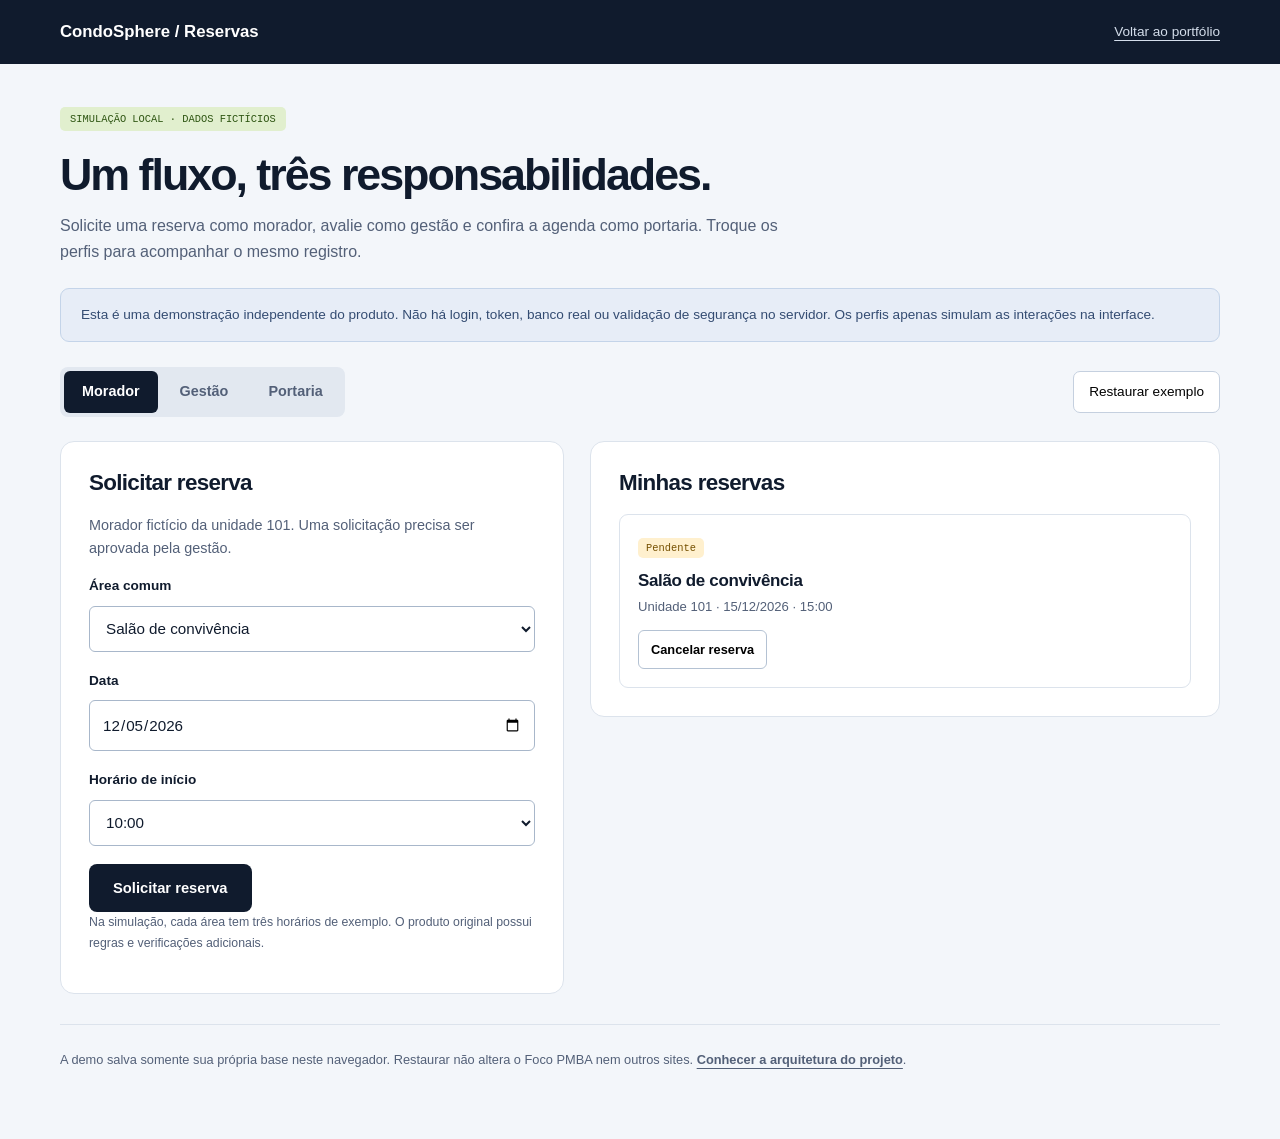
<file: docs/demos/condosphere/index.html>
<!doctype html><html lang="pt-BR"><head><meta charset="utf-8"><meta name="viewport" content="width=device-width, initial-scale=1"><meta name="robots" content="noindex"><title>CondoSphere | Demonstração local de reservas</title><link rel="icon" href="../../assets/favicon.svg"><link rel="stylesheet" href="../demo.css"><script type="module" src="app.mjs"></script></head><body><a class="skip" href="#demo">Pular para a demonstração</a><header class="demo-header"><div class="wrap"><strong>CondoSphere <span aria-hidden="true">/</span> Reservas</strong><a href="../../">Voltar ao portfólio</a></div></header><main class="wrap demo-main" id="demo"><span class="demo-badge">SIMULAÇÃO LOCAL · DADOS FICTÍCIOS</span><h1>Um fluxo, três responsabilidades.</h1><p class="demo-intro">Solicite uma reserva como morador, avalie como gestão e confira a agenda como portaria. Troque os perfis para acompanhar o mesmo registro.</p><div class="notice">Esta é uma demonstração independente do produto. Não há login, token, banco real ou validação de segurança no servidor. Os perfis apenas simulam as interações na interface.</div><div id="storage-warning" class="storage-warning" role="status"></div><div class="toolbar"><div class="role-picker" role="group" aria-label="Perfil demonstrativo"><button data-role="morador" aria-pressed="true">Morador</button><button data-role="gestao" aria-pressed="false">Gestão</button><button data-role="portaria" aria-pressed="false">Portaria</button></div><button id="reset">Restaurar exemplo</button></div><div id="message" class="message" role="status" aria-live="polite"></div><div class="demo-grid"><section class="panel"><h2 id="role-title">Solicitar reserva</h2><p id="role-description">Morador fictício da unidade 101. Uma solicitação precisa ser aprovada pela gestão.</p><form id="reservation-form"><label for="area">Área comum</label><select id="area" name="area"><option>Salão de convivência</option><option>Churrasqueira</option></select><label for="date">Data</label><input id="date" name="date" type="date" required><label for="time">Horário de início</label><select id="time" name="time"><option value="10:00">10:00</option><option value="15:00">15:00</option><option value="19:00">19:00</option></select><button class="button ink" type="submit">Solicitar reserva</button></form><p class="small-note">Na simulação, cada área tem três horários de exemplo. O produto original possui regras e verificações adicionais.</p></section><section class="panel"><h2 id="list-title">Minhas reservas</h2><div id="requests" class="reservation-list"></div></section></div><footer class="demo-footer">A demo salva somente sua própria base neste navegador. Restaurar não altera o Foco PMBA nem outros sites. <a href="../../#projetos">Conhecer a arquitetura do projeto</a>.</footer><noscript><p>Ative JavaScript para usar a simulação. <a href="../../">Voltar ao portfólio</a>.</p></noscript></main></body></html>
</file>
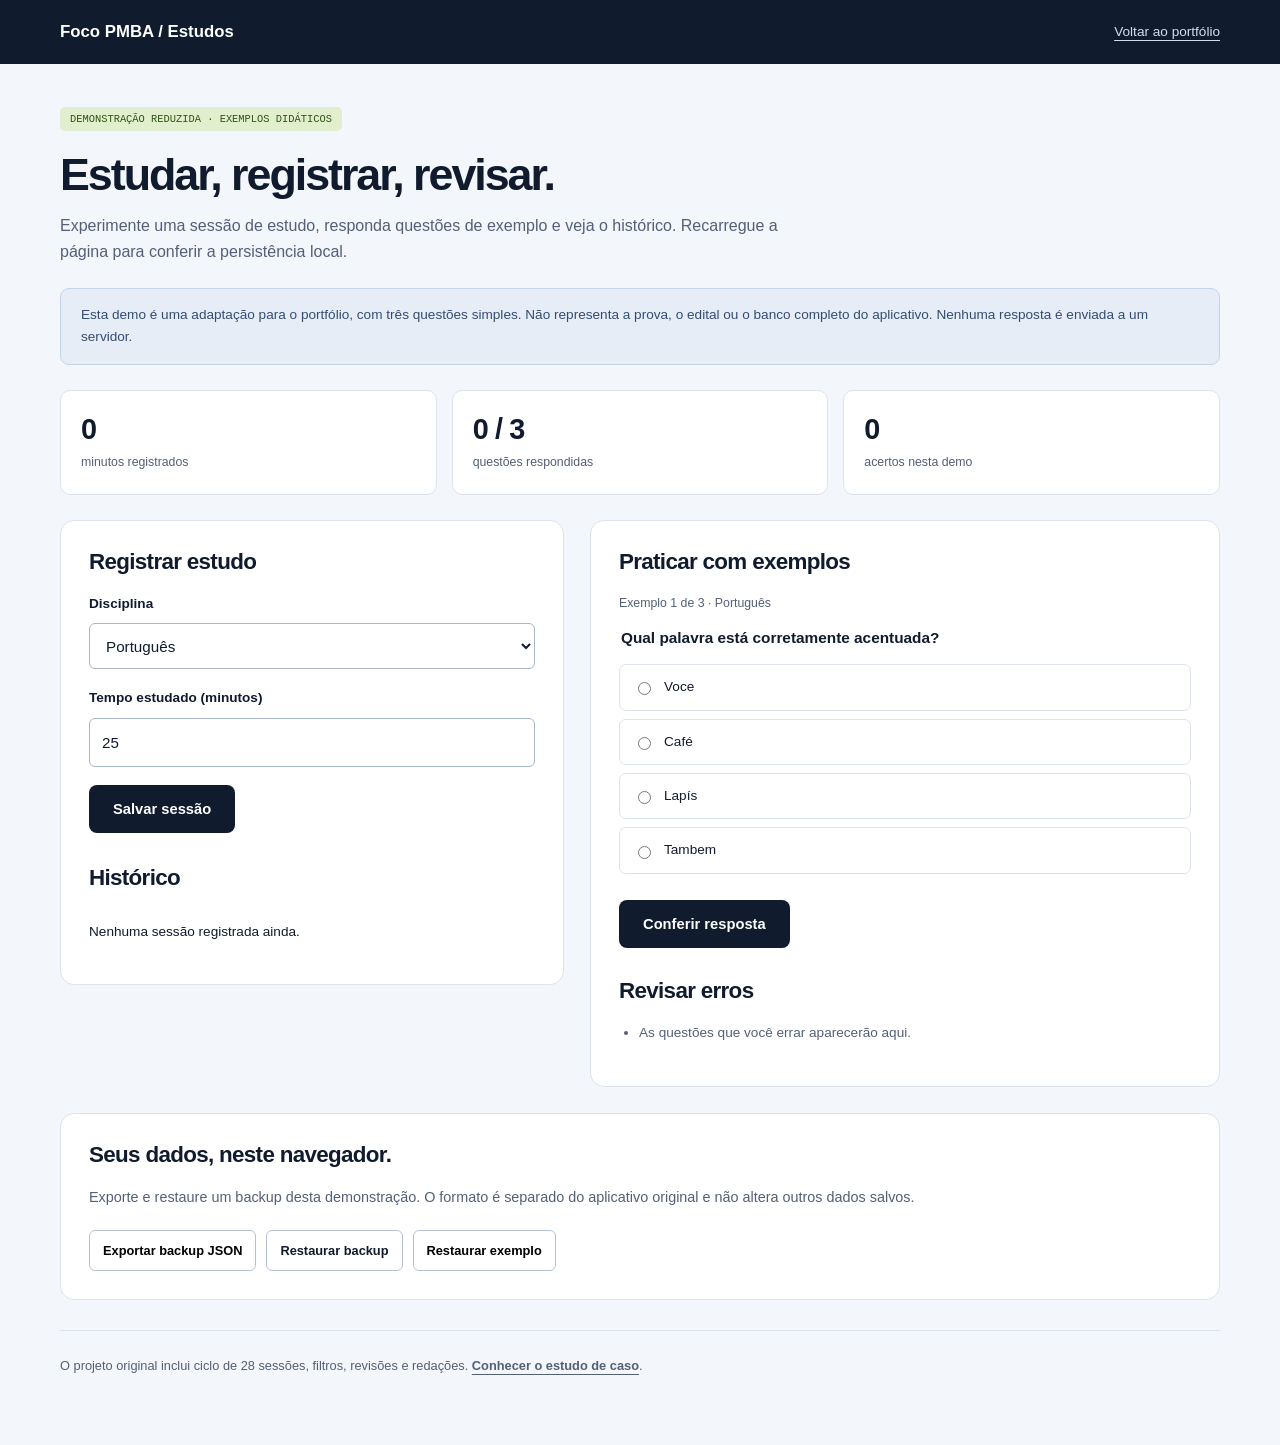
<file: docs/demos/pmba/index.html>
<!doctype html><html lang="pt-BR"><head><meta charset="utf-8"><meta name="viewport" content="width=device-width, initial-scale=1"><meta name="robots" content="noindex"><title>Foco PMBA | Demonstração de estudos</title><link rel="icon" href="../../assets/favicon.svg"><link rel="stylesheet" href="../demo.css"><script type="module" src="app.mjs"></script></head><body><a class="skip" href="#demo">Pular para a demonstração</a><header class="demo-header"><div class="wrap"><strong>Foco PMBA <span aria-hidden="true">/</span> Estudos</strong><a href="../../">Voltar ao portfólio</a></div></header><main class="wrap demo-main" id="demo"><span class="demo-badge">DEMONSTRAÇÃO REDUZIDA · EXEMPLOS DIDÁTICOS</span><h1>Estudar, registrar, revisar.</h1><p class="demo-intro">Experimente uma sessão de estudo, responda questões de exemplo e veja o histórico. Recarregue a página para conferir a persistência local.</p><div class="notice">Esta demo é uma adaptação para o portfólio, com três questões simples. Não representa a prova, o edital ou o banco completo do aplicativo. Nenhuma resposta é enviada a um servidor.</div><div id="storage-warning" class="storage-warning" role="status"></div><div class="metrics"><div class="metric"><strong id="minutes-total">0</strong><span>minutos registrados</span></div><div class="metric"><strong id="questions-total">0 / 3</strong><span>questões respondidas</span></div><div class="metric"><strong id="hits-total">0</strong><span>acertos nesta demo</span></div></div><div id="message" class="message" role="status" aria-live="polite"></div><div class="demo-grid"><section class="panel"><h2>Registrar estudo</h2><form id="study-form"><label for="subject">Disciplina</label><select id="subject"><option>Português</option><option>Matemática</option><option>Revisão</option></select><label for="minutes">Tempo estudado (minutos)</label><input id="minutes" type="number" inputmode="numeric" min="1" max="360" step="1" value="25" required><button class="button ink" type="submit">Salvar sessão</button></form><h2 style="margin-top:32px">Histórico</h2><ul id="sessions" class="session-list"></ul></section><section class="panel"><h2>Praticar com exemplos</h2><p id="question-position" class="small-note"></p><form id="question-form"><fieldset><legend id="question-prompt"></legend><div id="question-options"></div></fieldset><button class="button ink" id="answer" type="submit">Conferir resposta</button><button class="button outline" id="next" type="button" hidden>Próxima questão</button></form><div id="question-result" class="question-result" role="status" aria-live="polite"></div><h2 style="margin-top:30px">Revisar erros</h2><ul id="reviews" class="review-list"></ul></section></div><section class="panel" style="margin-top:26px"><h2>Seus dados, neste navegador.</h2><p>Exporte e restaure um backup desta demonstração. O formato é separado do aplicativo original e não altera outros dados salvos.</p><div class="backup-bar"><button id="export">Exportar backup JSON</button><label class="file-label">Restaurar backup<input id="import" type="file" accept=".json,application/json" class="visually-hidden"></label><button id="reset">Restaurar exemplo</button></div></section><footer class="demo-footer">O projeto original inclui ciclo de 28 sessões, filtros, revisões e redações. <a href="../../#projetos">Conhecer o estudo de caso</a>.</footer><noscript><p>Ative JavaScript para usar a demonstração. <a href="../../">Voltar ao portfólio</a>.</p></noscript></main></body></html>
</file>
<file: docs/assets/site.css>
@charset "UTF-8";
:root{--ink:#101b2d;--muted:#536078;--paper:#fff;--soft:#f3f6fa;--line:#dce3ec;--green:#bcf477;--blue:#294cc5;--radius:18px;font-family:Inter,"Segoe UI",Arial,sans-serif;color:var(--ink);background:var(--paper);font-synthesis:none}*{box-sizing:border-box}html{scroll-behavior:smooth;scroll-padding-top:100px}body{margin:0;font-size:16px;line-height:1.65}button,input,select,textarea{font:inherit}a{color:inherit;text-underline-offset:4px}button,a{-webkit-tap-highlight-color:transparent}button{cursor:pointer}a:focus-visible,button:focus-visible,input:focus-visible,select:focus-visible,textarea:focus-visible{outline:3px solid #6686ff;outline-offset:4px}h1,h2,h3,p{margin-top:0}h1,h2,h3{line-height:1.12;letter-spacing:-.045em}h2{font-size:clamp(2rem,3.5vw,3rem);font-weight:750}h3{font-size:1.65rem}.wrap{width:min(1160px,calc(100% - 72px));margin-inline:auto}.section{padding-block:100px}.skip{position:absolute;top:-100px;left:20px;background:var(--green);padding:12px;z-index:20}.skip:focus{top:10px}.site-header{padding:20px 36px;display:flex;align-items:center;gap:40px;justify-content:space-between;max-width:1440px;margin:auto;background:#fff}.brand{display:flex;gap:13px;text-decoration:none;align-items:center;font-weight:750;line-height:1.4}.monogram{font-size:2.1rem;font-weight:800;letter-spacing:-.1em;padding-right:4px}.monogram span{color:#507e25}.brand small{display:block;font: .64rem/1.8 Consolas,monospace;letter-spacing:.09em;font-weight:700}.site-header nav{display:flex;gap:28px;align-items:center}.site-header nav a{font-size:.9rem;text-decoration:none;font-weight:600}.site-header nav a:hover{color:var(--blue)}.button{display:inline-flex;align-items:center;justify-content:center;padding:13px 23px;min-height:48px;border-radius:8px;border:1px solid transparent;text-decoration:none;font-size:.92rem;font-weight:700;line-height:1.4;transition:transform .15s,background .15s;white-space:nowrap}.button:hover{transform:translateY(-2px)}.button.small{padding:10px 16px;min-height:42px}.button.primary{background:var(--green);color:var(--ink)}.button.primary:hover{background:#cdf89e}.button.ink{background:var(--ink);color:white}.button.outline{border-color:var(--line)}.button.dark-outline{border-color:#526079;color:#fff}.actions{display:flex;gap:20px;align-items:center;flex-wrap:wrap}.hero{background:var(--ink);color:white;overflow:hidden}.hero-grid{display:grid;grid-template-columns:1.05fr 1fr;gap:66px;align-items:center;padding-block:72px 75px}.eyebrow,.micro,.project-label,.art-kicker{font:700 .75rem/1.5 Consolas,"Courier New",monospace;letter-spacing:.11em;margin-bottom:20px;color:#4b6352}.eyebrow.light{color:var(--green)}.hero h1{font-size:clamp(3rem,5vw,4.5rem);line-height:1.03;margin-bottom:26px;font-weight:750}.hero h1 span{color:var(--green)}.hero-intro{color:#c4cedd;max-width:465px;font-size:1.08rem;line-height:1.7;margin-bottom:30px}.hero-footnote{font:.78rem/1.6 Consolas,monospace;color:#b7c3d5;margin:24px 0 0}.hero-showcase{position:relative;padding-top:25px}.showcase-caption,.showcase-bottom{display:flex;justify-content:space-between;gap:12px;font:.75rem/1.6 Consolas,monospace;letter-spacing:.05em;color:#b5c3d5;margin-bottom:12px}.showcase-bottom{margin-top:16px;align-items:center;letter-spacing:0}.showcase-bottom a{color:var(--green);font-family:"Segoe UI",Arial,sans-serif;font-size:.78rem;font-weight:650}.product-window{border:1px solid #425268;border-radius:14px;overflow:hidden;box-shadow:0 35px 60px #0004;background:#f5f7fb;color:var(--ink);transform:rotate(-1deg)}.window-bar{padding:16px 20px;display:flex;gap:10px;align-items:center;border-bottom:1px solid var(--line);background:#fff;font-size:.82rem}.product-symbol{display:grid;place-items:center;background:var(--ink);color:var(--green);width:27px;height:27px;border-radius:7px;font-weight:800}.window-label{margin-left:auto;font:.75rem Consolas,monospace;letter-spacing:.06em;color:var(--muted)}.product-body{display:grid;grid-template-columns:52px 1fr}.mini-nav{background:#fff;padding:24px 10px;display:flex;align-items:center;gap:22px;flex-direction:column;border-right:1px solid var(--line);color:#647088}.mini-nav span{width:30px;text-align:center}.mini-active{color:var(--blue);background:#e7edff;border-radius:5px}.product-main{padding:30px 23px}.product-main h2{font-size:1.65rem;margin-bottom:25px}.product-main .micro{font-size:.75rem;margin-bottom:10px;color:var(--muted)}.preview-stats{display:grid;grid-template-columns:repeat(3,1fr);gap:8px;margin-bottom:22px}.preview-stats div{padding:12px 8px;background:#fff;border:1px solid var(--line);border-radius:7px}.preview-stats span{font-size:.75rem;color:var(--muted);display:block}.preview-stats strong{font-size:.8rem;font-weight:700}.preview-row{display:flex;align-items:center;gap:9px;font-size:.75rem;background:#fff;border-radius:8px;padding:14px 10px;margin-bottom:9px;border:1px solid #e1e7ef}.preview-row small{display:block;color:var(--muted);font-size:.75rem}.line-icon{width:26px;height:30px;display:grid;place-items:center;color:var(--blue);font-size:1.1rem}.preview-row .status{margin-left:auto;background:#fff1d6;color:#7b5300;padding:2px 6px;border-radius:5px;font-size:.75rem}.tick{margin-left:auto;color:#3c702a}.preview-code{font:.75rem/1.9 Consolas,monospace;border-top:1px solid var(--line);margin-top:20px;padding-top:15px;color:var(--muted)}.preview-code span{color:#254baf}.stack-strip{display:flex;gap:24px;justify-content:center;font:.75rem Consolas,monospace;color:#bdc8d8;margin-top:42px}.intro-band{background:var(--soft);border-bottom:1px solid var(--line)}.intro-band>.wrap{display:flex;justify-content:space-between;align-items:center;padding-block:26px;gap:24px}.intro-band p{margin:0;font-size:.95rem;color:var(--muted);line-height:1.7}.intro-band strong{font-weight:650;color:var(--ink)}.intro-band span{font:.75rem Consolas,monospace;color:var(--muted)}.section-head{display:flex;justify-content:space-between;align-items:flex-end;gap:30px;margin-bottom:38px}.section-head h2{margin:0}.section-head p:not(.eyebrow){font-size:.92rem;color:var(--muted);margin-bottom:2px;line-height:1.7}.section-head .eyebrow{margin-bottom:16px}.featured-project{display:grid;grid-template-columns:1.2fr 1fr;background:var(--soft);border:1px solid var(--line);border-radius:var(--radius);overflow:hidden}.featured-copy{padding:42px}.featured-copy h3{font-size:2.3rem;margin-bottom:16px}.project-label{color:var(--blue);font-size:.75rem;margin-bottom:14px}.project-lead{font-size:1.55rem;line-height:1.35;letter-spacing:-.035em;font-weight:650;margin-bottom:20px}.featured-copy>p:not(.project-label):not(.project-lead):not(.project-note){color:var(--muted);font-size:.96rem}.tags{display:flex;gap:8px;flex-wrap:wrap;margin:24px 0}.tags span{font:.75rem/1.6 Consolas,monospace;border:1px solid #ccd6e3;border-radius:5px;padding:4px 8px;color:#374962;background:#fff}.text-button,.text-link{color:var(--ink);font-size:.86rem;font-weight:700;text-underline-offset:5px}.text-button{border:0;background:none;padding:12px 0;text-decoration:underline}.project-note{font-size:.76rem;line-height:1.7;color:var(--muted);margin:22px 0 0}.architecture{background:#e8eef4;padding:42px;display:flex;flex-direction:column;justify-content:center}.architecture .micro{text-align:center;font-size:.75rem;color:var(--muted);margin-bottom:25px}.arch-node{background:#fff;border:1px solid #c6d2df;border-radius:10px;padding:17px 20px}.arch-node small{font:.75rem Consolas,monospace;letter-spacing:.08em;color:var(--muted);display:block;margin-bottom:6px}.arch-node strong{display:block;font-size:.94rem}.arch-node span{display:block;font-size:.75rem;color:var(--muted);margin-top:4px}.arch-node.accent{background:var(--ink);color:white;border-color:var(--ink)}.arch-node.accent small{color:var(--green)}.arch-node.accent span{color:#c4cedb}.connector{height:18px;border-left:1px dashed #8091ab;align-self:center}.architecture-note{font-size:.75rem;line-height:1.7;color:var(--muted);text-align:center;margin:22px 0 0}.project-grid{display:grid;grid-template-columns:1fr 1fr;gap:26px;margin-top:26px}.project-card{border:1px solid var(--line);border-radius:var(--radius);overflow:hidden;display:flex;flex-direction:column}.project-art{height:250px;padding:27px 32px;position:relative;overflow:hidden}.art-kicker{display:block;color:inherit;font-size:.75rem;margin-bottom:14px}.project-art>strong{font-size:1.95rem;letter-spacing:-.04em;line-height:1.15;display:block;position:relative;z-index:1}.pmba-art{background:#dce7ff;color:#153b91}.klipper-art{background:#e7eddf;color:#33422a}.art-footer{position:absolute;bottom:24px;font:.75rem Consolas,monospace;letter-spacing:.05em}.study-chart{position:absolute;right:35px;bottom:44px;height:120px;display:flex;align-items:end;gap:8px;transform:rotate(-7deg);opacity:.5}.study-chart i{width:21px;background:#7197e8;border-radius:5px 5px 0 0}.study-chart i:nth-child(1){height:30%}.study-chart i:nth-child(2){height:42%}.study-chart i:nth-child(3){height:34%}.study-chart i:nth-child(4){height:60%}.study-chart i:nth-child(5){height:52%}.study-chart i:nth-child(6){height:75%}.study-chart i:nth-child(7){height:100%;background:#294cc5}.schedule{position:absolute;right:-24px;bottom:45px;display:grid;grid-template-columns:auto auto;gap:8px 18px;padding:18px;background:#fff9;border:1px solid #bccbb8;border-radius:8px;transform:rotate(-8deg);font:.75rem Consolas,monospace}.schedule b{font-weight:normal;border-left:3px solid #5d7948;padding-left:12px}.card-content{padding:30px;display:flex;flex-direction:column;flex:1}.card-content h3{margin-bottom:14px}.card-content>p:not(.project-label){font-size:.94rem;color:var(--muted);margin-bottom:0}.card-links{display:flex;justify-content:space-between;align-items:center;gap:16px;flex-wrap:wrap;margin-top:auto;padding-top:0}.card-links a,.card-links button{font-size:.84rem;font-weight:700}.card-links button{border:0;background:none;padding:12px 0;text-decoration:underline}.card-content>small{display:block;font-size:.75rem;line-height:1.65;color:var(--muted);border-top:1px solid var(--line);padding-top:16px;margin-top:16px}.quality-section{background:var(--ink);color:#fff;padding:85px 0}.quality-section .section-head p:not(.eyebrow){color:#bdc8d9}.quality-grid{display:grid;grid-template-columns:repeat(3,1fr);gap:40px;margin:50px 0}.quality-grid article{border-top:1px solid #42516b;padding-top:25px}.quality-symbol{font:1.7rem Consolas,monospace;color:var(--green);display:block;margin-bottom:25px}.quality-grid h3{font-size:1.4rem;margin-bottom:18px}.quality-grid p{color:#c0ccdc;font-size:.91rem;line-height:1.8}.link-light{border:0;background:none;color:var(--green);font-weight:650;font-size:.83rem;padding:8px 0;text-decoration:underline;text-underline-offset:5px}.archive-line{display:flex;gap:25px;justify-content:space-between;border-top:1px solid #42516b;padding-top:24px;font-size:.78rem;color:#bfcbdb}.archive-line a{white-space:nowrap;color:#fff}.process-section{display:grid;grid-template-columns:1fr 1fr;gap:100px}.section-description{font-size:1.03rem;color:var(--muted);max-width:440px}.process-note{font-size:.78rem;color:var(--muted);border-left:2px solid #aec77b;padding-left:16px;margin-top:30px;max-width:420px}.process-list{list-style:none;padding:0;margin:0}.process-list li{border-top:1px solid var(--line);padding:22px 0}.process-list li:first-child{padding-top:0;border:0}.process-list span{font:.75rem Consolas,monospace;color:var(--blue);letter-spacing:.08em;display:block;margin-bottom:9px}.process-list strong{font-size:1.04rem;line-height:1.5;display:block}.process-list p{font-size:.87rem;line-height:1.7;color:var(--muted);margin:8px 0 0}.about-section{background:var(--soft);padding:80px 0;border-top:1px solid var(--line);border-bottom:1px solid var(--line)}.about-grid{display:grid;grid-template-columns:1fr 1fr;gap:100px}.about-grid h2{font-size:3rem;margin-bottom:18px}.about-lead{font-size:1.4rem;font-weight:650;line-height:1.4}.about-grid p:not(.eyebrow):not(.about-lead){color:var(--muted);font-size:.93rem}.about-details>div{border-bottom:1px solid var(--line);padding:18px 0}.about-details>div:first-child{padding-top:0}.about-details span{font:.75rem Consolas,monospace;letter-spacing:.08em;color:var(--muted);display:block;margin-bottom:10px}.about-details strong{font-size:1rem}.about-details p{margin:8px 0 0}.contact-section{padding-block:100px;text-align:center}.contact-section h2{font-size:clamp(2rem,4vw,3.4rem)}.contact-section>p:not(.eyebrow){max-width:530px;margin-inline:auto;color:var(--muted)}.contact-section .actions{justify-content:center;margin-top:30px}.site-footer{padding-block:27px;border-top:1px solid var(--line);display:flex;gap:20px;justify-content:space-between;color:var(--muted);font-size:.75rem}dialog{border:1px solid var(--line);border-radius:16px;max-width:800px;width:calc(100% - 40px);max-height:85vh;padding:30px 36px;color:var(--ink);box-shadow:0 20px 90px #0004}dialog::backdrop{background:#0c1729b8;backdrop-filter:blur(4px)}.dialog-head{display:flex;justify-content:space-between;gap:20px;align-items:center;border-bottom:1px solid var(--line);padding-bottom:15px;margin-bottom:28px}.dialog-head .eyebrow{margin:0;font-size:.75rem}.dialog-head button{background:var(--soft);border:1px solid var(--line);border-radius:6px;padding:7px 12px;font-size:.85rem;white-space:nowrap}#case-content h2{font-size:2.1rem}#case-content h3{font-size:1.2rem;margin-top:28px;letter-spacing:-.025em}#case-content p,#case-content li{color:var(--muted);font-size:.94rem}#case-content ul{padding-left:22px}#case-content code{font:.8rem Consolas,monospace;overflow-wrap:anywhere;color:var(--ink)}.evidence-callout{padding:18px;border-left:3px solid #5b8b33;background:var(--soft);border-radius:6px}.evidence-callout strong{color:var(--ink)}body:has(dialog[open]){overflow:hidden}
@media(min-width:1500px){.hero-grid{padding-block:90px}.hero h1{font-size:4.7rem}}
@media(max-width:1000px){.site-header{padding:18px 24px;gap:20px}.brand small{font-size:.75rem}.site-header nav{gap:18px}.hero-grid{gap:35px}.hero h1{font-size:3.6rem}.product-main{padding:24px 15px}.window-bar{padding:13px}.window-label{font-size:.75rem}.featured-copy,.architecture{padding:30px}.process-section,.about-grid{gap:55px}.showcase-bottom{flex-direction:column;align-items:start}.stack-strip{gap:16px}.schedule{opacity:.55}.study-chart{opacity:.3}.quality-grid{gap:28px}}
@media(max-width:760px){.wrap{width:calc(100% - 40px)}.site-header{padding:16px 20px;flex-wrap:wrap;gap:15px}.brand{font-size:.95rem}.brand small{font-size:.75rem}.site-header nav{order:3;justify-content:space-between;width:100%;border-top:1px solid var(--line);padding-top:12px;gap:10px}.site-header nav a{font-size:.82rem}.header-cta{font-size:.75rem!important;padding:9px 12px!important}.hero-grid{grid-template-columns:1fr;padding-block:45px;gap:25px}.hero h1{font-size:clamp(2.8rem,10vw,4rem)}.hero-intro{font-size:1rem}.hero-showcase{max-width:500px;width:100%;margin-inline:auto}.product-window{transform:none}.product-main{padding:24px}.product-main h2{font-size:1.8rem}.window-label{font-size:.75rem}.preview-row{font-size:.75rem}.preview-row small{font-size:.75rem}.preview-row .status{font-size:.75rem}.preview-stats span{font-size:.75rem}.preview-stats strong{font-size:.85rem}.showcase-bottom{flex-direction:row;font-size:.75rem;align-items:center}.stack-strip{margin-top:24px}.intro-band>.wrap{align-items:start;flex-direction:column;gap:15px;padding-block:24px}.intro-band span{font-size:.75rem}.section{padding-block:65px}.section-head{flex-direction:column;align-items:start;gap:20px;margin-bottom:28px}.section-head p:not(.eyebrow){font-size:.88rem}.section-head br{display:none}.featured-project,.project-grid,.quality-grid,.process-section,.about-grid{grid-template-columns:1fr}.featured-copy{padding:28px 24px}.featured-copy h3{font-size:2.1rem}.project-lead{font-size:1.35rem}.architecture{padding:30px 24px}.architecture .arch-node{max-width:400px;width:100%;align-self:center}.project-grid{gap:24px}.project-art{height:230px}.card-content{padding:25px}.quality-section{padding-block:65px}.quality-grid{gap:32px;margin-block:35px}.quality-symbol{margin-bottom:16px}.quality-grid h3{margin-bottom:12px}.archive-line{flex-direction:column;gap:12px}.archive-line a{white-space:normal}.process-section{gap:35px}.about-section{padding-block:60px}.about-grid{gap:40px}.about-details>div:last-child{border:0}.contact-section{padding-block:65px}.site-footer{flex-direction:column;gap:7px;padding-block:24px}.site-footer span:nth-child(2){display:none}dialog{padding:22px;max-height:88vh}.dialog-head{gap:10px}.dialog-head .eyebrow{font-size:.75rem}#case-content h2{font-size:1.75rem}}
@media(prefers-reduced-motion:reduce){html{scroll-behavior:auto}.button{transition:none}.button:hover{transform:none}}
@media print{.site-header nav,.header-cta,.hero-showcase,.actions,dialog{display:none}.hero,.quality-section{background:white;color:var(--ink)}.hero h1 span{color:var(--ink)}.hero-intro,.quality-grid p{color:var(--muted)}.hero-grid{display:block}.section,.quality-section,.about-section,.contact-section{padding-block:30px}.featured-project,.project-card,.quality-grid article{break-inside:avoid}.site-footer{display:none}}

/* Capturas reais dos projetos; a apresentação preserva o visual original. */
.real-hero-screen{display:block;overflow:hidden;border:1px solid #40516b;border-radius:14px;background:#07101e;box-shadow:0 25px 60px #0004}.real-hero-screen img{display:block;width:100%;height:auto}.real-showcase{padding-top:0}.real-showcase .showcase-caption{font-size:.75rem;flex-wrap:wrap}.real-showcase .showcase-bottom{font-size:.75rem;flex-wrap:wrap;line-height:1.7}.real-showcase .showcase-bottom a{font-size:.875rem}.real-showcase .stack-strip{margin-top:30px}.real-feature-preview{background:#e8eef4;padding:26px;display:flex;flex-direction:column;justify-content:center;gap:22px}.real-feature-preview>a{display:block;overflow:hidden;border-radius:10px;border:1px solid #bbc9da;background:#07101e}.real-feature-preview img{display:block;width:100%;height:auto}.real-feature-preview strong{font-size:1rem}.real-feature-preview p{font-size:.875rem;color:var(--muted);margin:8px 0}.real-feature-preview .text-button{padding-top:2px}.real-project-art{display:block;padding:0;background:#0c1729;text-decoration:none;height:275px}.real-project-art>img{width:100%;height:100%;display:block;object-fit:cover;object-position:center top}.capture-label{position:absolute;bottom:12px;left:14px;right:14px;background:#101b2df0;color:white;padding:7px 10px;border-radius:5px;font:700 .75rem/1.5 Consolas,monospace;letter-spacing:.04em}.klipper-original{background:#e6edf6}.klipper-original>img{object-fit:contain;object-position:center top}.case-screen{margin:24px 0}.case-screen>a{display:block}.case-screen img{width:100%;height:auto;border:1px solid var(--line);border-radius:10px;display:block}.case-screen figcaption{font-size:.75rem;color:var(--muted);line-height:1.65;margin-top:8px}.mobile-shot-grid{display:grid;grid-template-columns:1fr 1fr;gap:18px}.mobile-shot-grid .case-screen{margin-top:12px}#case-dialog{max-width:1000px}@media(max-width:760px){.real-project-art{height:240px}.real-feature-preview{padding:22px}.real-showcase .showcase-bottom{flex-direction:column;align-items:start}.mobile-shot-grid{grid-template-columns:1fr}.mobile-shot-grid .case-screen{max-width:340px;margin-inline:auto}}
</file>
<file: docs/assets/portfolio.css>
/* Ian Santos: apresentação pessoal, interfaces reais e evidências exploráveis. */
body.portfolio{--ink:#eef4fc;--muted:#a7b7ce;--soft:#111e31;--line:#2a3b53;--green:#b6ef7c;--blue:#99bdff;background:#0b1220;color:#eef4fc;font-size:16px;line-height:1.75}
.portfolio h1,.portfolio h2,.portfolio h3{color:#f3f7fd}.portfolio h2{font-size:clamp(1.9rem,3.1vw,2.5rem);letter-spacing:-.045em}.portfolio .wrap{width:min(1160px,calc(100% - 64px))}.sr-only{position:absolute;width:1px;height:1px;padding:0;overflow:hidden;clip-path:inset(50%);white-space:nowrap}.ui-icon{width:20px;height:20px;flex-shrink:0;vertical-align:middle}.portfolio .skip{color:#0d1a2b;z-index:60}.portfolio a:focus-visible,.portfolio button:focus-visible,.portfolio [tabindex]:focus-visible{outline:3px solid #a9cbff;outline-offset:4px}
.portfolio .site-header{position:sticky;top:0;z-index:20;max-width:none;margin:0;padding:14px 32px;gap:25px;background:#0b1322ed;color:#eff5fd;border-bottom:1px solid #293950aa;backdrop-filter:blur(18px);transition:box-shadow .25s}.portfolio .site-header.is-scrolled{box-shadow:0 10px 32px #03081266}.portfolio .brand{gap:12px;font-size:1rem}.portfolio .monogram{display:flex;align-items:center;justify-content:center;position:relative;width:39px;height:39px;background:#b6ef7c0b;border:1px solid #b6ef7c30;border-radius:10px;font-size:1.8rem;letter-spacing:-.12em;padding:0 3px 2px 0;line-height:1}.portfolio .monogram>span{display:inline;color:#b6ef7c}.portfolio .brand small{font:.75rem/1.8 Consolas,monospace;color:#95a9c3;letter-spacing:.065em}.portfolio .site-header nav{gap:27px}.portfolio .site-header nav a{position:relative;font-size:.875rem;font-weight:600;color:#b8c7da;transition:color .2s}.portfolio .site-header nav a:after{content:"";position:absolute;left:0;right:0;bottom:-8px;height:2px;background:#b6ef7c;transform:scaleX(0);transform-origin:left;transition:transform .25s}.portfolio .site-header nav a:hover,.portfolio .site-header nav a[aria-current]{color:#d3f8ad}.portfolio .site-header nav a:hover:after,.portfolio .site-header nav a[aria-current]:after{transform:scaleX(1)}
.portfolio .button{gap:9px;border-radius:8px;font-size:.875rem;font-weight:650;padding:12px 19px;transition:transform .2s,background .2s,box-shadow .2s}.portfolio .button.primary,.portfolio .button.ink{background:#b6ef7c;color:#111e2a;border-color:#b6ef7c}.portfolio .button.primary:hover,.portfolio .button.ink:hover{background:#c9f69e;box-shadow:0 7px 28px #b6ef7c20}.portfolio .button.dark-outline,.portfolio .button.outline{background:#17243b55;color:#e4edf9;border-color:#3a4d69}.portfolio .button.dark-outline:hover,.portfolio .button.outline:hover{background:#20324f;border-color:#7993b7}.portfolio .button.small{padding:9px 15px;min-height:42px}.portfolio .header-cta .ui-icon{width:17px;height:17px}.portfolio .actions{gap:12px}
.reading-progress{position:fixed;left:0;top:0;width:100%;height:2px;z-index:40;pointer-events:none;background:#b6ef7c;transform:scaleX(var(--read-progress,0));transform-origin:left}
.studio-hero{position:relative;isolation:isolate;background:#0b1423;overflow:hidden;border-bottom:1px solid #293b53}.studio-hero:before{content:"";position:absolute;inset:0;pointer-events:none;background:radial-gradient(ellipse at var(--glow-x,70%) var(--glow-y,25%),#536ba62c,transparent 55%),radial-gradient(ellipse at 15% 95%,#70a54613,transparent 50%);z-index:-1}.hero-mesh{position:absolute;inset:0;background-image:linear-gradient(#819dce09 1px,transparent 1px),linear-gradient(90deg,#819dce09 1px,transparent 1px);background-size:48px 48px;mask-image:linear-gradient(90deg,transparent,#000);z-index:-1}.personal-intro{display:grid;grid-template-columns:1.2fr 1fr;align-items:center;gap:58px;padding-block:32px 30px}.intro-kicker{font:.75rem/1.7 Consolas,monospace;letter-spacing:.08em;color:#c0e89c;margin-bottom:13px}.studio-hero h1{font-size:clamp(3.5rem,5.8vw,4.75rem);line-height:1.02;letter-spacing:-.055em;margin-bottom:21px;font-weight:750}.studio-hero h1>span{display:block;font-size:clamp(1.75rem,2.65vw,2.15rem);line-height:1.28;letter-spacing:-.035em;font-weight:650;margin-top:16px;color:#e9f0fc}.studio-hero h1 em{font-style:normal;color:#b6ef7c}.personal-lead{font-size:1rem;line-height:1.8;color:#b6c5db;max-width:580px;margin-bottom:24px}.intro-stack{margin-top:24px}.intro-stack>span{font:.75rem/1.6 Consolas,monospace;letter-spacing:.075em;color:#8fa5c3}.intro-stack p{font-size:.875rem;color:#c3d1e5;margin:6px 0 0}.intro-stack i{font-style:normal;color:#536e95;padding-inline:6px}.personal-copy{animation:intro-appear .7s cubic-bezier(.22,.7,.22,1) both}
.profile-card{position:relative;min-width:0;padding:25px 25px 0;border:1px solid #405472;border-radius:15px;background:linear-gradient(135deg,#1c2b416e,#111c2fba);box-shadow:0 20px 60px #03091640;animation:intro-appear .8s .1s cubic-bezier(.22,.7,.22,1) both}.profile-card:before{content:"";position:absolute;left:25px;right:25px;top:-1px;height:1px;background:linear-gradient(90deg,transparent,#aacae4aa,transparent)}.profile-heading{display:flex;align-items:center;gap:13px;margin-bottom:20px}.profile-avatar{position:relative;display:grid;place-items:center;flex-shrink:0;width:53px;height:53px;border:1px solid #a4d58677;border-radius:14px;background:linear-gradient(135deg,#304b3b,#203552);font:650 1.2rem/1 Consolas,monospace;letter-spacing:-.07em;color:#d5f7b8}.profile-avatar>span{position:absolute;width:14px;height:2px;bottom:9px;right:8px;background:#b6ef7c}.portfolio .profile-heading h2{font-size:1.3rem;margin:0 0 4px;letter-spacing:-.03em}.profile-heading p{font-size:.8rem;color:#a8bbd5;margin:0}.profile-label{margin-left:auto;max-width:115px;line-height:1.6;border:1px solid #55734570;background:#8bd34c0b;padding:5px 7px;border-radius:5px;font:.75rem/1.6 Consolas,monospace;color:#cae8ac;text-align:center;letter-spacing:.04em}.profile-path{display:grid;gap:16px;padding-bottom:23px}.profile-path>div{display:flex;align-items:start;gap:13px}.profile-path .ui-icon{width:18px;height:18px;color:#9abdee;margin-top:5px}.profile-path span{font:.75rem/1.7 Consolas,monospace;color:#8fa5c2;letter-spacing:.055em;display:block;margin-bottom:3px}.profile-path strong{font-size:1rem;line-height:1.5;font-weight:650;display:block;color:#edf3fc}.profile-path p{font-size:.8rem;color:#aebed4;margin:3px 0 0}.profile-social{border-top:1px solid #344760;display:flex;gap:20px;align-items:center;flex-wrap:wrap;padding:15px 0}.profile-social a{display:flex;gap:7px;align-items:center;font-size:.8rem;color:#d5e1f2;text-decoration:none}.profile-social a:hover{color:#b6ef7c}.profile-social .ui-icon{width:16px;height:16px}.profile-social>span{font:.75rem/1.6 Consolas,monospace;color:#8a9fbd;margin-left:auto}
.portfolio .section{padding-block:49px 55px}.portfolio .section-head{margin-bottom:27px;align-items:end;gap:30px}.portfolio .eyebrow{font-size:.75rem;color:#a5cf84;letter-spacing:.085em;margin-bottom:12px}.portfolio .section-head>p{font-size:1rem;line-height:1.7;color:#9fb1ca;margin-bottom:0}.portfolio .section-head h2{margin:0}.project-feature{display:grid;grid-template-columns:1.38fr 1fr;border:1px solid #3d506d;border-radius:14px;overflow:hidden;background:linear-gradient(135deg,#16263a,#111c2f);box-shadow:0 20px 50px #02081322}.project-feature .project-stage{border:0;border-right:1px solid #344963;border-radius:0;box-shadow:none}.project-stage{min-width:0;position:relative;background:#091220;border:1px solid #354966;border-radius:11px;overflow:hidden;transform:perspective(1300px) rotateX(var(--tilt-x,0deg)) rotateY(var(--tilt-y,0deg));transition:transform .4s,box-shadow .3s,border-color .3s}.stage-bar{display:flex;align-items:center;justify-content:space-between;gap:12px;padding:11px 13px;min-height:52px;background:#142238;border-bottom:1px solid #2b3e59;color:#b3c6e0;font:.75rem/1.6 Consolas,monospace}.stage-bar>span{display:flex;align-items:center;gap:8px;min-width:0}.stage-bar .ui-icon{width:16px;height:16px;color:#92b5de}.screen-options{display:flex;gap:3px;align-items:center;flex-shrink:0}.screen-options button{font-size:.875rem;line-height:1.4;padding:6px 8px;border:1px solid transparent;border-radius:5px;background:none;color:#a6bad6;transition:color .2s,background .2s}.screen-options button:hover{color:#e9f3ff;background:#ffffff08}.screen-options button[aria-pressed=true]{color:#d1f2ad;border-color:#92b96a55;background:#a3d46c13}.project-capture{position:relative;display:flex;align-items:center;justify-content:center;background:#07101c;aspect-ratio:16/10;overflow:hidden;text-decoration:none}.project-capture img{display:block;width:100%;height:100%;object-fit:contain;transition:transform .6s cubic-bezier(.22,.7,.22,1)}.project-feature .project-capture{min-height:340px;height:calc(100% - 52px)}.expand-capture{position:absolute;right:13px;bottom:13px;padding:6px 12px;border:1px solid #7e98b966;border-radius:5px;background:#101e33e8;backdrop-filter:blur(6px);color:#e7f1ff;font-size:.75rem;line-height:1.6;transition:background .2s,color .2s}.project-capture:hover .expand-capture{color:#132029;background:#b6ef7c;border-color:#b6ef7c}.feature-copy{padding:27px 27px 23px;display:flex;flex-direction:column;justify-content:center}.project-meta{display:flex;gap:10px;align-items:center;flex-wrap:wrap;margin-bottom:16px}.category{font:.75rem/1.7 Consolas,monospace;color:#aac2e3;letter-spacing:.055em;margin:0}.project-status{font-size:.75rem;line-height:1.5;padding:4px 8px;border:1px solid #947b4c66;background:#a8873e0d;border-radius:5px;color:#e4c891}.feature-copy h3,.studio-project-copy h3{font-size:1.9rem;letter-spacing:-.045em;margin-bottom:13px}.feature-copy>p:not(.project-note),.studio-project-copy>p:not(.category){font-size:1rem;line-height:1.8;color:#adbed5;margin-bottom:18px}.portfolio .tags{gap:6px;margin:0 0 20px}.portfolio .tags span{background:#112137;border:1px solid #334b6a;color:#b5c9e5;font:.75rem/1.7 Consolas,monospace;padding:3px 8px;border-radius:5px;transition:border-color .2s,color .2s}.portfolio .tags span:hover{border-color:#97bd70;color:#d6efb8}.project-actions{display:flex;gap:13px 22px;align-items:center;flex-wrap:wrap}.portfolio .text-link,.portfolio .text-button{color:#c7dbf7;font-size:.875rem;font-weight:650;transition:color .2s;text-decoration-thickness:1px;text-underline-offset:5px}.portfolio .text-link:hover,.portfolio .text-button:hover{color:#b6ef7c}.portfolio .text-button{padding:7px 0;background:none;border:0;text-decoration:underline;cursor:pointer}.privacy-shortcut{display:flex;align-items:center;gap:8px;font-size:.875rem;color:#b6d69c;text-decoration:none;margin-top:18px}.privacy-shortcut .ui-icon{width:17px;height:17px}.privacy-shortcut:hover{text-decoration:underline}.project-note{font-size:.75rem!important;line-height:1.8!important;color:#91a5c0!important;margin:13px 0 0!important}
.projects-pair{display:grid;grid-template-columns:1fr 1fr;gap:24px;margin-top:24px}.studio-project{min-width:0;display:flex;flex-direction:column;overflow:hidden;border:1px solid #304560;border-radius:13px;background:#101c2e;transition:border-color .3s,box-shadow .3s}.studio-project:hover{border-color:#657f9e;box-shadow:0 16px 35px #02081344}.studio-project .project-stage{border:0;border-radius:0;border-bottom:1px solid #304560}.studio-project .project-capture{aspect-ratio:16/9}.studio-project .stage-bar{font-size:.7rem;gap:8px}.studio-project .stage-bar>span{max-width:65%}.studio-project-copy{padding:25px 26px;display:flex;flex-direction:column;flex:1}.studio-project-copy .category{margin-bottom:9px}.studio-project-copy .project-actions{margin-top:auto}.studio-project-copy .tags{margin-bottom:16px}.mobile-stage{position:relative;background:radial-gradient(ellipse at 50% 50%,#29516a44,transparent 75%),#101c2f;border-bottom:1px solid #304560;overflow:hidden}.mobile-stage:before{content:"";position:absolute;inset:52px 0 0;background-image:linear-gradient(#7d9fc20b 1px,transparent 1px),linear-gradient(90deg,#7d9fc20b 1px,transparent 1px);background-size:30px 30px;pointer-events:none}.phone-composition{position:relative;display:flex;justify-content:center;align-items:center;gap:30px;aspect-ratio:16/9;padding:17px 25px}.phone-composition>a{display:block;height:100%;max-width:45%;border:4px solid #060d17;border-radius:14px;overflow:hidden;box-shadow:0 10px 28px #0006;transform:rotate(-3deg);transition:transform .4s,box-shadow .4s}.phone-composition>a+ a{transform:rotate(3deg)}.phone-composition>a:hover{transform:translateY(-4px) rotate(0);box-shadow:0 18px 35px #0008}.phone-composition img{height:100%;width:auto;max-width:100%;object-fit:contain;display:block}
.practice-section{padding-block:53px 48px;background:radial-gradient(ellipse at 10% 100%,#3f614716,transparent 60%),#0d1728;border-block:1px solid #273950}.anchor-compat{display:block;position:relative;top:-110px}.workbench{border:1px solid #435d80;border-radius:13px;background:#101e32;overflow:hidden;box-shadow:0 20px 65px #030a142b}.workbench-top{display:flex;align-items:center;justify-content:space-between;gap:20px;background:#15263f;padding:14px 22px;border-bottom:1px solid #334a68;font-size:.75rem;color:#91a8c9}.workbench-top>span:first-child{display:flex;align-items:center;gap:10px;font:.75rem/1.7 Consolas,monospace;letter-spacing:.045em;color:#c0d4f0}.workbench-top .ui-icon{color:#aed189;width:17px;height:17px}.workbench-tabs{display:flex;gap:0;background:#0f1c30;border-bottom:1px solid #304760;padding-inline:14px}.workbench-tabs[hidden],.workbench-panel[hidden]{display:none}.workbench-tabs button{display:flex;gap:8px;justify-content:center;align-items:center;position:relative;padding:16px 22px;background:none;color:#a7bdd9;border:0;font-size:.875rem;font-weight:600;line-height:1.5}.workbench-tabs button:after{content:"";position:absolute;bottom:-1px;left:18px;right:18px;height:2px;background:#b6ef7c;transform:scaleX(0);transition:transform .2s}.workbench-tabs button:hover{background:#ffffff04;color:#e1edfc}.workbench-tabs button[aria-selected=true]{color:#cbeeab;background:#b6ef7c07}.workbench-tabs button[aria-selected=true]:after{transform:scaleX(1)}.workbench-tabs .ui-icon{width:17px;height:17px}.workbench-panel{display:grid;grid-template-columns:1fr 1.16fr;gap:45px;padding:32px}.workbench-panel+.workbench-panel{border-top:1px solid #304760}.panel-kicker{font:.75rem/1.8 Consolas,monospace;letter-spacing:.07em;color:#acd28f;margin-bottom:16px}.workbench-story h3{font-size:2rem;line-height:1.16;letter-spacing:-.04em;margin-bottom:19px}.workbench-story>p:not(.panel-kicker){font-size:1rem;line-height:1.85;color:#afc1da;margin-bottom:17px}.workbench-story>.text-link,.workbench-story>.text-button{display:inline-block;margin-top:3px}.record-note{font-size:.875rem!important;color:#91a9ca!important;padding-left:14px;border-left:2px solid #526f94;margin-top:21px}.decision-notebook,.privacy-notebook{background:#0b1627;border:1px solid #304963;border-radius:9px;padding:22px}.notebook-label{font:.75rem/1.8 Consolas,monospace;letter-spacing:.045em;color:#91adce;padding-bottom:15px;border-bottom:1px solid #2c405b}.decision-notebook dl,.privacy-notebook dl{margin:0}.decision-notebook dl>div,.privacy-notebook dl>div{border-bottom:1px solid #263b55;padding:15px 0}.decision-notebook dt,.privacy-notebook dt{font:.75rem/1.7 Consolas,monospace;letter-spacing:.06em;color:#98bc78;margin-bottom:6px}.decision-notebook dd,.privacy-notebook dd{margin:0;font-size:1rem;line-height:1.75;color:#d0dded}.decision-notebook>a{display:inline-block;font-size:.875rem;margin-top:18px;color:#b6d5fc}.test-records{display:grid;gap:15px}.test-records article{border:1px solid #344d6b;border-radius:9px;background:#0b1729;padding:20px}.test-record-heading{display:flex;justify-content:space-between;gap:13px;align-items:center;margin-bottom:15px;font:.75rem/1.7 Consolas,monospace;letter-spacing:.03em;color:#9db5d5}.test-record-heading strong{font:.75rem/1.5 "Segoe UI",sans-serif;letter-spacing:0;white-space:nowrap;font-weight:650}.pass-label{color:#b6e08d}.pending-label{color:#e8c186}.test-records pre{margin:0 0 14px;color:#cae6b2;font:.875rem/1.7 Consolas,monospace;overflow:auto;tab-size:2}.test-records p{font-size:.875rem;color:#a3b8d3;line-height:1.85;margin-bottom:0}.test-records .text-link{display:inline-block;margin-top:12px}.privacy-proof{display:flex;gap:12px;align-items:center;padding-bottom:18px;border-bottom:1px solid #30455e}.privacy-proof>.ui-icon{color:#b6ef7c;width:27px;height:27px}.privacy-proof strong{font-size:1.2rem;display:block;line-height:1.5;color:#cdebaf}.privacy-proof span{font:.75rem/1.8 Consolas,monospace;display:block;color:#93aaca;margin-top:4px}.privacy-notebook>p{font-size:.8rem;line-height:1.85;color:#97acc8;margin:16px 0 0}.portfolio .archive-line{display:flex;justify-content:space-between;gap:24px;align-items:center;margin-top:23px;border:0;padding:0;font-size:.8rem;color:#8fa6c5}.portfolio .archive-line a{color:#b6cce9;white-space:normal}
.trajectory-section{display:grid;grid-template-columns:1fr 1fr;gap:65px;align-items:start}.trajectory-copy h2{line-height:1.18;margin-bottom:22px}.trajectory-copy>p:not(.eyebrow){font-size:1rem;color:#aabdd6;line-height:1.85;max-width:500px}.skill-groups{margin-top:28px}.skill-groups>div{border-top:1px solid #2e415c;padding:15px 0}.skill-groups h3{font-size:.875rem;letter-spacing:0;font-weight:650;margin-bottom:5px;color:#d2e4ff}.skill-groups p{font-size:.875rem;color:#99b0cd;margin:0;line-height:1.8}.career-cards{display:grid;gap:15px}.career-cards>article{display:flex;align-items:start;gap:16px;border:1px solid #314862;background:linear-gradient(130deg,#15243a,#101c2e);border-radius:10px;padding:21px}.career-cards .ui-icon{color:#a7c487;margin-top:3px}.career-cards span{font:.75rem/1.8 Consolas,monospace;letter-spacing:.04em;color:#92a9c9;display:block;margin-bottom:8px}.career-cards h3{font-size:1.15rem;letter-spacing:-.02em;margin-bottom:6px;line-height:1.4}.career-cards strong{font-size:.875rem;line-height:1.7;color:#bbcee7;font-weight:500;display:block}.career-cards p{font-size:1rem;line-height:1.85;color:#a4b9d4;margin:11px 0 0}.career-cards .text-link{display:inline-block;margin-top:12px}
.portfolio .contact-section{padding:46px 0 49px;text-align:left;border-block:1px solid #2b405d;background:radial-gradient(ellipse at 90% 90%,#47694217,transparent 60%),#101c2e}.contact-grid{display:grid;grid-template-columns:1.4fr 1fr;gap:80px;align-items:center}.portfolio .contact-section h2{font-size:clamp(2rem,3.6vw,3rem);line-height:1.15;margin-bottom:20px}.contact-section .contact-grid p:not(.eyebrow){font-size:1rem;line-height:1.85;color:#acbed8;max-width:590px;margin:0}.contact-actions{display:grid;grid-template-columns:1fr 1fr;gap:12px}.contact-actions .button{padding-inline:14px}.contact-link{grid-column:1/-1;text-align:center;font-size:.875rem;color:#a8bfdc;margin-top:7px}.portfolio .site-footer{padding-block:23px;border:0;display:flex;gap:20px;align-items:center;color:#8098b9;font-size:.75rem}.portfolio .site-footer>span:nth-child(2){margin-inline:auto}.portfolio .site-footer>a{color:#a7c0df}
.portfolio dialog{color:#eef4fc;background:#101c2e;border-color:#45617f;box-shadow:0 25px 100px #01050caa}.portfolio dialog::backdrop{background:#020814d4;backdrop-filter:blur(7px)}.portfolio .dialog-head{border-color:#38506d}.portfolio .dialog-head button{background:#192e48;color:#dbe8f8;border-color:#44607e}.portfolio #case-content h2{font-size:1.9rem}.portfolio #case-content p,.portfolio #case-content li{color:#b8c9e0;font-size:1rem}.portfolio .evidence-callout{background:#192d3e;border-left-color:#b6ef7c}.portfolio .evidence-callout strong{color:#c9eda6}.portfolio .evidence-callout p{margin-bottom:0}.portfolio dialog[open]{animation:dialog-appear .23s ease-out}
#screen-dialog{max-width:1480px;width:calc(100% - 32px);height:calc(100dvh - 32px);max-height:none;padding:20px 25px;background:#0b1523;display:none;grid-template-rows:auto minmax(0,1fr) auto;gap:16px;overflow:hidden}#screen-dialog[open]{display:grid}.lightbox-toolbar{display:flex;justify-content:space-between;align-items:center;gap:20px}.lightbox-toolbar .eyebrow{font-size:.75rem;display:block;margin-bottom:5px}.lightbox-toolbar h2{font-size:1.1rem;letter-spacing:-.02em;line-height:1.4;margin:0}.lightbox-toolbar button,.lightbox-footer button{background:#1d2c41;border:1px solid #53647a;color:#fff;border-radius:6px;padding:9px 13px;font-size:.875rem;white-space:nowrap}.lightbox-image{min-height:0;display:flex;align-items:center;justify-content:center;background:#060d17;border-radius:8px;overflow:hidden}.lightbox-image img{display:block;max-width:100%;max-height:100%;width:auto;height:auto;object-fit:contain}.lightbox-footer{display:flex;justify-content:space-between;align-items:center;gap:30px}.lightbox-footer p{font-size:.875rem;line-height:1.7;color:#aebed3;margin:0;max-width:600px}.lightbox-footer>div{display:flex;align-items:center;gap:12px}.lightbox-footer [data-screen-count]{font:.8rem Consolas,monospace;white-space:nowrap;color:#b8c8dd}.back-top{position:fixed;bottom:20px;right:20px;z-index:15;border:1px solid #718a5a99;border-radius:30px;background:#182a33ed;color:#ccecaf;font-size:.8rem;padding:9px 15px;opacity:0;visibility:hidden;transform:translateY(10px);transition:opacity .2s,visibility .2s,transform .2s}.back-top.is-visible{opacity:1;visibility:visible;transform:none}.reveal{transition:opacity .65s cubic-bezier(.22,.7,.22,1),transform .65s cubic-bezier(.22,.7,.22,1)}.reveal.is-pending{opacity:0;transform:translateY(20px)}.reveal.is-visible{opacity:1;transform:none}
@keyframes intro-appear{from{opacity:0;transform:translateY(15px)}to{opacity:1;transform:none}}@keyframes dialog-appear{from{opacity:0;translate:0 10px}to{opacity:1;translate:0 0}}
.tab-small{display:none}@media(max-width:760px){.tab-wide{display:none}.tab-small{display:inline}}
@media(hover:hover) and (pointer:fine){.project-capture:hover img{transform:scale(1.018)}}
@media(max-width:1050px){.personal-intro{gap:30px;grid-template-columns:1.1fr 1fr}.profile-card{padding:22px 20px 0}.profile-label{display:none}.profile-social>span{display:none}.studio-hero h1{font-size:4rem}.studio-hero h1>span{font-size:1.85rem}.project-feature{grid-template-columns:1.25fr 1fr}.feature-copy{padding:23px}.project-feature .stage-bar{flex-wrap:wrap}.project-feature .project-capture{height:calc(100% - 82px)}.studio-project .stage-bar{flex-wrap:wrap}.studio-project .stage-bar>span{max-width:none}.workbench-panel{gap:30px;padding:27px}.trajectory-section{gap:40px}.contact-grid{gap:40px}.contact-actions{grid-template-columns:1fr}.portfolio .site-header nav{gap:20px}.portfolio .site-header{padding-inline:24px;gap:20px}}
@media(max-width:760px){html{scroll-padding-top:135px}.portfolio .wrap{width:calc(100% - 40px)}.portfolio .site-header{padding:12px 20px;gap:11px;flex-wrap:wrap}.portfolio .brand{gap:10px;font-size:1rem}.portfolio .monogram{width:34px;height:34px;font-size:1.75rem;border-radius:8px}.portfolio .brand small{font-size:.56rem;letter-spacing:.035em}.portfolio .site-header nav{order:3;width:100%;border-top:1px solid #263c57;justify-content:space-between;padding-top:9px;gap:10px}.portfolio .site-header nav a{font-size:.875rem}.portfolio .site-header nav a:after{bottom:-5px}.portfolio .button.small{padding:8px 11px;font-size:.8rem}.portfolio .header-cta .ui-icon{display:none}.portfolio .header-cta{font-size:.8rem!important;padding:8px 11px!important}.personal-intro{grid-template-columns:1fr;padding-block:30px;gap:28px}.intro-kicker{font-size:.75rem;letter-spacing:.05em;margin-bottom:13px}.studio-hero h1{font-size:clamp(3.1rem,13vw,4.1rem);margin-bottom:19px}.studio-hero h1>span{font-size:clamp(1.4rem,5.9vw,1.8rem);line-height:1.32;margin-top:14px}.personal-lead{font-size:1rem;line-height:1.85;margin-bottom:22px}.portfolio .actions{gap:10px}.portfolio .button{font-size:.875rem;padding:11px 15px}.personal-copy .button .ui-icon{width:17px;height:17px}.intro-stack{margin-top:21px}.intro-stack p{font-size:.8rem;line-height:1.9}.intro-stack i{padding-inline:4px}.profile-card{padding:21px 21px 0}.profile-heading{margin-bottom:19px}.profile-label{display:block;font-size:.7rem;max-width:92px}.portfolio .profile-heading h2{font-size:1.2rem}.profile-avatar{width:46px;height:46px;font-size:1.1rem}.profile-path{gap:15px;padding-bottom:19px}.profile-path strong{font-size:1rem}.profile-path p{font-size:.8rem}.profile-social{gap:25px;padding-block:14px}.profile-social a{font-size:.875rem}.profile-social>span{display:none}.portfolio .section{padding-block:39px 42px}.portfolio .section-head{flex-direction:column;align-items:start;gap:14px;margin-bottom:24px}.portfolio .section-head>p{font-size:1rem}.portfolio .section-head br{display:none}.portfolio h2{font-size:2rem}.project-feature{grid-template-columns:1fr}.project-feature .project-stage{border-right:0;border-bottom:1px solid #344963}.stage-bar{flex-wrap:wrap;padding:11px 12px;gap:8px}.stage-bar>span{font-size:.7rem}.screen-options button{font-size:.875rem;padding:6px 8px}.project-feature .project-capture{height:auto;min-height:0;aspect-ratio:16/10}.feature-copy{padding:23px}.project-meta{gap:10px;margin-bottom:13px}.category{font-size:.75rem}.project-status{font-size:.75rem}.feature-copy h3,.studio-project-copy h3{font-size:1.75rem}.feature-copy>p:not(.project-note),.studio-project-copy>p:not(.category){font-size:1rem}.portfolio .tags{margin-bottom:20px}.project-actions{gap:12px 20px}.privacy-shortcut{margin-top:17px;font-size:.875rem}.project-note{font-size:.75rem!important}.projects-pair{grid-template-columns:1fr;gap:21px;margin-top:21px}.studio-project-copy{padding:23px}.studio-project .stage-bar{gap:8px}.studio-project .project-capture{aspect-ratio:16/10}.phone-composition{aspect-ratio:16/10;padding:16px 24px;gap:25px}.phone-composition>a{border-radius:12px;border-width:3px}.practice-section{padding-block:40px}.workbench-top{padding:14px 17px}.workbench-top>span:first-child{font-size:.75rem;letter-spacing:.025em}.workbench-top>span:last-child{display:none}.workbench-tabs{display:grid;grid-template-columns:1.05fr .65fr 1.15fr;padding-inline:5px;gap:2px}.workbench-tabs button{padding:13px 5px;font-size:.875rem;line-height:1.5;min-width:0}.workbench-tabs .ui-icon{display:none}.workbench-tabs button:after{left:7px;right:7px}.workbench-panel{grid-template-columns:1fr;padding:23px 20px;gap:25px}.workbench-story h3{font-size:1.8rem}.panel-kicker{font-size:.75rem}.workbench-story>p:not(.panel-kicker){font-size:1rem}.decision-notebook,.privacy-notebook{padding:19px}.decision-notebook dd,.privacy-notebook dd{font-size:1rem}.test-records article{padding:18px}.test-record-heading{flex-wrap:wrap;gap:7px;margin-bottom:13px}.test-record-heading strong{font-size:.8rem}.test-records pre{font-size:.8rem}.privacy-proof{gap:10px}.privacy-proof strong{font-size:1.1rem}.privacy-proof span{font-size:.75rem}.portfolio .archive-line{flex-direction:column;align-items:start;gap:8px;font-size:.8rem;margin-top:20px}.trajectory-section{grid-template-columns:1fr;gap:25px}.trajectory-copy h2{font-size:1.9rem}.skill-groups{margin-top:24px}.career-cards>article{padding:20px;gap:13px}.career-cards p{font-size:1rem}.portfolio .contact-section{padding-block:37px}.contact-grid{grid-template-columns:1fr;gap:26px}.portfolio .contact-section h2{font-size:2.2rem}.contact-actions{grid-template-columns:1fr 1fr;gap:10px}.contact-actions .button{font-size:.8rem;padding:11px 10px}.contact-actions .ui-icon{width:16px;height:16px}.portfolio .site-footer{padding-block:22px;padding-right:65px;gap:9px;flex-direction:column;align-items:start;font-size:.75rem}.portfolio .site-footer>span:nth-child(2){display:none}.back-top{right:13px;bottom:13px;font-size:.75rem}.portfolio dialog{padding:22px}.portfolio .dialog-head .eyebrow{font-size:.7rem}.portfolio #case-content h2{font-size:1.75rem}#screen-dialog{width:calc(100% - 16px);height:calc(100dvh - 16px);padding:16px 12px;gap:14px;border-radius:10px}.lightbox-toolbar{align-items:start;gap:12px}.lightbox-toolbar h2{font-size:1rem}.lightbox-toolbar .eyebrow{font-size:.7rem}.lightbox-toolbar button{font-size:.8rem;padding:8px 10px}.lightbox-footer{flex-direction:column;gap:15px;align-items:stretch}.lightbox-footer p{font-size:.8rem}.lightbox-footer>div{justify-content:space-between}.lightbox-footer button{font-size:.8rem}}
@media(max-width:360px){.profile-label{display:none}.personal-copy .actions{align-items:stretch;flex-direction:column}.personal-copy .actions .button{align-self:start}.contact-actions{grid-template-columns:1fr}.contact-link{grid-column:1}}
@media(prefers-reduced-motion:reduce){html{scroll-behavior:auto}.portfolio *,.portfolio *:before,.portfolio *:after{animation:none!important;transition:none!important}.reveal.is-pending{opacity:1;transform:none}.project-stage{transform:none!important}.project-capture:hover img{transform:none}.phone-composition>a:hover{transform:rotate(-3deg)}.phone-composition>a+ a:hover{transform:rotate(3deg)}}

.intro-compact {
  display: grid;
  grid-template-columns: 1.15fr 1fr;
  gap: clamp(2rem, 6vw, 6rem);
  align-items: center;
  padding-block: clamp(1.7rem, 3.6vw, 3rem);
}
.intro-compact h1 { margin: 0; }
.intro-compact .intro-kicker { margin: 0 0 .5rem; }
.intro-compact h1 > span { max-width: 24ch; margin-top: .5rem; }
.intro-summary { max-width: 46ch; }
.intro-summary > p { font-size: 1rem; line-height: 1.65; color: #c2d1e5; margin: 0 0 .75rem; }
.intro-links { display: flex; flex-wrap: wrap; gap: 1.5rem; }
.intro-links a { display: inline-flex; align-items: center; gap: .5rem; min-height: 2.5rem; font-weight: 600; color: #d4e5fb; text-underline-offset: .25rem; }
.intro-links a:hover { color: #b6ef7c; }
.portfolio .project-section { padding-top: clamp(1.3rem, 2.3vw, 2rem); }
.portfolio .project-heading { font-size: clamp(1.5rem, 2.2vw, 2rem); margin: 0 0 1rem; }
@media (max-width: 700px) {
  .intro-compact { grid-template-columns: 1fr; gap: .95rem; padding-block: 1.3rem; }
  .intro-compact h1 > span { font-size: 1.45rem; }
  .intro-summary > p { margin-bottom: .35rem; }
}
.contact-resources { grid-column: 1 / -1; display: flex; flex-wrap: wrap; justify-content: center; gap: .35rem 1.25rem; }

@media print{body.portfolio{background:white;color:#142238;--muted:#41546e;--ink:#142238;--line:#ccd7e5}.portfolio h1,.portfolio h2,.portfolio h3{color:#142238}.portfolio .site-header{position:static;background:white;color:#142238}.portfolio .site-header nav,.portfolio .header-cta,.reading-progress,.hero-mesh,.profile-card,.back-top,.screen-options,.expand-capture,.workbench-tabs,.portfolio dialog{display:none}.personal-intro{display:block;padding-block:25px}.studio-hero,.project-feature,.studio-project,.practice-section,.workbench,.workbench-panel,.decision-notebook,.privacy-notebook,.test-records article,.portfolio .contact-section{background:white}.studio-hero h1>span,.studio-hero h1 em,.personal-lead{color:#142238}.reveal.is-pending{opacity:1;transform:none}.project-stage{transform:none;box-shadow:none}.project-feature,.projects-pair,.workbench-panel,.trajectory-section,.contact-grid{display:block}.workbench-panel[hidden]{display:block}.project-feature .project-capture{height:auto}.feature-copy,.studio-project-copy{padding:20px}.portfolio .project-actions{display:none}.career-cards>article{background:white}.portfolio .section{padding-block:25px}}


.condo-feature { padding:clamp(18px,3vw,38px); border:1px solid #34465b; border-radius:16px; background:#111e2d; scroll-margin-top:5rem; }
.condo-intro { display:flex; justify-content:space-between; align-items:center; gap:24px; margin-bottom:26px; }
.condo-intro .project-meta { margin:0 0 10px; }
.condo-intro h3 { margin:0; font-size:clamp(2rem,4vw,3.5rem); letter-spacing:-.055em; line-height:1; }
.condo-intro p { margin:10px 0 0; max-width:68ch; color:#bfd0de; }
.condo-intro .button { flex:none; gap:12px; }
.condo-films { display:grid; grid-template-columns:repeat(2,minmax(0,1fr)); gap:16px; }
.film-cover { display:flex; container-type:inline-size; isolation:isolate; overflow:hidden; position:relative; flex-direction:column; justify-content:space-between; gap:20px; padding:clamp(20px,2.4vw,34px); min-height:255px; border:1px solid #314760; border-radius:12px; text-decoration:none; }
.film-overview { color:#f2f5f7; background:#08172c; }
.film-guide { color:#162e30; background:linear-gradient(125deg,#e5eddb,#c5dac9); border-color:#bed4c5; }
.film-cover .film-copy { width:53%; }
.film-cover h4 { color:inherit; font-size:clamp(1.75rem,9.5cqw,3.4rem); font-weight:700; line-height:.98; letter-spacing:-.052em; margin:0; }
.film-cover p { font-size:clamp(.88rem,3.3cqw,1.05rem); line-height:1.4; margin:12px 0 0; }
.film-overview p { color:#c1d1df; }
.film-guide p { color:#36564b; }
.film-art { position:absolute; z-index:-1; pointer-events:none; max-width:none; height:auto; transition:transform .25s ease; }
.film-overview .film-art { width:48%; top:50%; right:0; transform:translateY(-50%); mask-image:linear-gradient(to right,transparent,#000 7%,#000 95%,transparent); }
.film-guide .film-art { width:43%; top:22%; right:-2%; border-radius:9%; box-shadow:0 12px 22px #243d3b44; transform:rotate(7deg); }
.film-action { display:inline-flex; align-items:center; gap:8px; font-size:.94rem; font-weight:650; position:relative; }
.film-action i { display:grid; place-items:center; width:36px; height:36px; border-radius:50%; background:#c2ec91; color:#142536; }
.film-action i::after { content:""; margin-left:3px; border-top:5px solid transparent; border-bottom:5px solid transparent; border-left:8px solid currentColor; }
.film-guide .film-action i { background:#193b36; color:#fff; }
.film-action span { font-weight:450; }
.film-cover:hover .film-action { text-decoration:underline; text-underline-offset:.25em; }
.film-cover:focus-visible { outline:3px solid #b6ef7c; outline-offset:3px; }
.condo-resources,.condo-resources div,.condo-footnote { display:flex; align-items:center; flex-wrap:wrap; }
.condo-resources { gap:0 16px; justify-content:space-between; margin-top:18px; }
.condo-resources div { gap:0 16px; }
.condo-resources span,.condo-footnote { color:#a9bacc; font-size:.8rem; }
.condo-resources a { display:inline-flex; align-items:center; min-height:44px; color:#deebf7; font-size:.9rem; text-underline-offset:.25em; }
.condo-footnote { justify-content:space-between; gap:4px 16px; margin:4px 0 0; padding-top:12px; border-top:1px solid #304152; }
#film-dialog { width:min(1000px,calc(100% - 24px)); max-width:none; max-height:94dvh; padding:0; border-radius:12px; overflow:auto; }
.film-dialog-head { display:flex; justify-content:space-between; align-items:center; gap:12px; padding:12px 16px; }
#film-heading { margin:0; font-size:clamp(1rem,2vw,1.3rem); }
.film-dialog-head button { min-height:40px; padding:4px 12px; border-radius:7px; background:#1b3045; color:#fff; border:1px solid #476077; cursor:pointer; }
#film-dialog video { display:block; width:100%; height:auto; max-height:calc(94dvh - 78px); background:#000; }
@media(max-width:760px) { .condo-films {grid-template-columns:1fr;} .condo-intro {flex-wrap:wrap;gap:14px;} .film-cover {min-height:228px;} }
@media(max-width:380px) { .film-cover {padding:16px;} .film-cover .film-copy {width:59%;} }
</file>
<file: docs/assets/showcase.css>
/* Vitrine única por projeto. Movimento complementa a leitura. */
:root{--accent:#bcf477;--night:#0d1726;--ease:cubic-bezier(.22,.7,.22,1)}
.sr-only{position:absolute;width:1px;height:1px;padding:0;overflow:hidden;clip-path:inset(50%);white-space:nowrap}
html{scroll-padding-top:110px}.site-header{position:sticky;top:0;z-index:15;max-width:none;background:#0d1726f5;color:#f2f6fc;border-bottom:1px solid #ffffff15;backdrop-filter:blur(18px);padding-block:16px;transition:box-shadow .3s}
.site-header.is-scrolled{box-shadow:0 8px 30px #05102020}.monogram span{color:var(--accent)}.brand small{color:#adbed2;font-size:.7rem}.header-cta{border-color:#556478!important;color:white;background:#ffffff05}
.site-header nav a{position:relative;color:#c8d3e2;font-size:.875rem;transition:color .2s}.site-header nav a:after{content:"";position:absolute;left:0;right:0;bottom:-8px;height:2px;background:var(--accent);transform:scaleX(0);transform-origin:left;transition:transform .25s var(--ease)}
.site-header nav a:hover,.site-header nav a[aria-current]{color:var(--accent)}.site-header nav a:hover:after,.site-header nav a[aria-current]:after{transform:scaleX(1)}
.reading-progress{position:fixed;left:0;top:0;z-index:30;width:100%;height:2px;background:var(--accent);transform:scaleX(var(--read-progress,0));transform-origin:left;pointer-events:none}
.hero{position:relative;isolation:isolate;background:var(--night);overflow:hidden}
.hero:before{content:"";position:absolute;inset:0;z-index:-1;background:radial-gradient(ellipse at var(--glow-x,75%) var(--glow-y,30%),#9fcf661b,transparent 55%);pointer-events:none}
.hero:after{content:"";position:absolute;width:580px;height:580px;border:1px solid #c8f69312;border-radius:50%;right:-160px;top:-200px;z-index:-1;box-shadow:0 0 0 80px #bbf38203,0 0 0 160px #bbf38202}
.hero-mesh{position:absolute;inset:0;background-image:linear-gradient(#b4c9e008 1px,transparent 1px),linear-gradient(90deg,#b4c9e008 1px,transparent 1px);background-size:64px 64px;mask-image:linear-gradient(90deg,transparent,#000);z-index:-1;pointer-events:none}
.intro-layout{display:grid;grid-template-columns:1.25fr 1fr;gap:100px;align-items:end;padding-block:65px 56px}
.intro-layout>.intro-aside{padding-bottom:8px}.intro-layout .eyebrow{font-size:.75rem;letter-spacing:.075em;margin-bottom:25px}
.editorial-hero h1{font-size:clamp(3.8rem,6.8vw,6rem);line-height:.99;letter-spacing:-.065em;margin:0;font-weight:750}
.editorial-hero h1 span{display:block;color:var(--accent);font-size:.7em;line-height:1.2;margin-top:13px;background:linear-gradient(100deg,#d6fda9,#a2df5c);background-clip:text;-webkit-text-fill-color:transparent}
.intro-rule{display:block;width:56px;height:3px;background:var(--accent);margin-bottom:24px;transform-origin:left;animation:grow-in .9s var(--ease) both}
.intro-aside>p:not(.intro-location){font-size:1.05rem;line-height:1.8;color:#c4d0df;max-width:390px;margin-bottom:26px}
.intro-github{font-size:.875rem;color:#d2ddeb;font-weight:650;text-decoration:none;border-bottom:1px solid #5b6b80;padding-block:6px;transition:color .2s,border-color .2s}.intro-github:hover{color:var(--accent);border-color:var(--accent)}
.intro-location{font-size:.8rem;color:#95a9c1;margin:24px 0 0}.intro-bottom{display:flex;justify-content:space-between;gap:20px;border-top:1px solid #ffffff1b;padding-block:21px;font: .8rem/1.5 Consolas,monospace;color:#a7b9cf}.intro-bottom a{text-decoration:none;color:#c9d7e7;font-family:"Segoe UI",sans-serif}
.intro-layout>div:first-child,.intro-aside{animation:hero-enter .85s var(--ease) both}.intro-aside{animation-delay:.13s}.intro-bottom{animation:hero-enter .9s .23s var(--ease) both}
.button{transition:transform .25s var(--ease),box-shadow .25s,background .25s}.button.primary:hover{box-shadow:0 8px 28px #a5e06b25;transform:translateY(-3px)}
.project-section{padding-top:80px;padding-bottom:90px}.project-section>.section-head{margin-bottom:54px}.project-section .section-head .eyebrow{font-size:.75rem}.project-section .section-head>p{font-size:1rem}
.portfolio-project h3{font-size:clamp(2rem,4vw,3rem);letter-spacing:-.055em;margin-bottom:18px}.portfolio-project .project-label{font-size:.75rem;letter-spacing:.07em;margin-bottom:14px}
.project-heading{display:flex;align-items:end;justify-content:space-between;gap:30px;margin-bottom:25px}.project-heading h3{margin:0;font-size:3.3rem}.project-heading h3 span{color:#6d923e}.project-heading>p{font-size:1rem;color:var(--muted);margin:0 0 2px}
.project-stage{position:relative;border:1px solid #40536a;border-radius:14px;background:#0c1624;overflow:hidden;box-shadow:0 22px 55px #17294116;transform:perspective(1400px) rotateX(var(--tilt-x,0deg)) rotateY(var(--tilt-y,0deg));transition:transform .45s var(--ease),box-shadow .45s var(--ease),border-color .3s;will-change:auto}
.stage-bar{display:flex;justify-content:space-between;gap:18px;align-items:center;background:#172335;border-bottom:1px solid #ffffff12;color:#b9c9dd;min-height:57px;padding:10px 16px;font-size:.8rem}
.screen-options{display:flex;gap:4px;align-items:center;flex-shrink:0}.screen-options button{border:1px solid transparent;background:none;color:#b3c4da;padding:6px 11px;font-size:.875rem;line-height:1.4;border-radius:5px;transition:background .2s,color .2s,border-color .2s}.screen-options button:hover{color:#fff;background:#ffffff0b}.screen-options button[aria-pressed=true]{background:#bcf47718;color:#d4fba8;border-color:#b5e57b55}
.project-capture{position:relative;display:block;overflow:hidden;aspect-ratio:16/9;background:#07101d;text-decoration:none}.project-capture>img{width:100%;height:100%;display:block;object-fit:contain;transition:transform .7s var(--ease),filter .7s var(--ease)}
.expand-capture{position:absolute;bottom:17px;right:17px;background:#112035e8;border:1px solid #d4e3fa55;backdrop-filter:blur(8px);border-radius:6px;padding:8px 16px;color:#fff;font-size:.8rem;line-height:1.5;transition:background .25s,border-color .25s}
.project-stage:hover{box-shadow:0 30px 75px #17294125;border-color:#698651}.project-capture:hover>.expand-capture{background:#bcf477;color:#122035;border-color:#bcf477}
.project-caption{display:grid;grid-template-columns:1fr 1fr;gap:70px;padding:29px 0 0}.project-caption h4{font-size:1.45rem;line-height:1.3;letter-spacing:-.035em;margin:0 0 18px}.project-caption>div>p{font-size:1rem;color:var(--muted);margin-bottom:12px}.project-caption .tags{margin:0}.project-caption .project-note{font-size:.8rem;line-height:1.65;margin:12px 0 0}
.project-actions{display:flex;align-items:center;flex-wrap:wrap;gap:12px 25px}.project-actions .text-link,.project-actions .text-button{font-size:.875rem;font-weight:650}.project-actions .text-button{padding-block:8px}.text-link,.text-button{text-decoration-thickness:1px;text-underline-offset:5px;transition:color .2s}.text-link:hover,.text-button:hover{color:#416320}
.tags{gap:7px}.tags span{font-size:.75rem;padding:4px 8px;background:#f0f4f8;border-color:#dee6ee;transition:background .25s,border-color .25s}.tags span:hover{background:#eaf5da;border-color:#a8c97a}
.split-project{display:grid;grid-template-columns:minmax(0,1.45fr) minmax(0,1fr);gap:55px;align-items:center;border-top:1px solid var(--line);margin-top:65px;padding-top:65px}.split-project .project-capture{aspect-ratio:16/10}.project-copy>p:not(.project-label):not(.project-hook){font-size:1rem;color:var(--muted);line-height:1.8}.project-copy .project-hook{font-size:1.3rem;line-height:1.4;letter-spacing:-.02em;font-weight:600;margin-bottom:18px}.project-copy .tags{margin-block:22px}.project-copy .project-actions{gap:7px 22px}.split-project .stage-bar{font-size:.75rem;gap:8px;padding:10px}.split-project .screen-options button{font-size:.875rem;padding-inline:8px}
.klipper-project{grid-template-columns:minmax(0,1fr) minmax(0,1.4fr);gap:75px}.mobile-stage{position:relative;background:radial-gradient(ellipse at 30% 30%,#233d5355,transparent 70%),#101c2c;border:1px solid #36495c;border-radius:16px;overflow:hidden;min-height:490px;box-shadow:0 22px 55px #17294118}.mobile-stage:before{content:"";position:absolute;inset:0;background-image:linear-gradient(#b4c9e009 1px,transparent 1px),linear-gradient(90deg,#b4c9e009 1px,transparent 1px);background-size:36px 36px;mask-image:linear-gradient(#000,transparent)}
.mobile-stage-label{position:relative;display:block;padding:21px 24px 0;font: .75rem/1.5 Consolas,monospace;color:#a7bfdb;letter-spacing:.045em}.phone-composition{position:relative;display:flex;justify-content:center;align-items:start;gap:25px;padding:25px 35px 34px}.phone-composition>a{display:block;width:43%;max-width:205px;overflow:hidden;border:5px solid #070e17;border-radius:21px;box-shadow:0 20px 36px #0007;transform:rotate(-4deg);transition:transform .5s var(--ease),box-shadow .5s}.phone-composition>a:nth-child(2){transform:translateY(28px) rotate(4deg)}.phone-composition img{width:100%;height:auto;display:block}.phone-composition>a:hover{transform:translateY(-5px) rotate(-1deg);box-shadow:0 25px 45px #0009}.phone-composition>a:nth-child(2):hover{transform:translateY(20px) rotate(1deg)}
.quality-section{background:#101b2d;position:relative}.quality-section .section-head .eyebrow{font-size:.75rem}.quality-section .section-head>p{font-size:1rem}.evidence-grid{display:grid;grid-template-columns:1fr 1fr;gap:24px;margin-bottom:40px}.evidence-card{position:relative;overflow:hidden;padding:32px 30px;border:1px solid #40516a;border-radius:12px;background:linear-gradient(140deg,#21314777,#16243744);transition:background .3s,border-color .3s}.evidence-card:hover{border-color:#8ea96e;background:linear-gradient(140deg,#2a403e80,#16243744)}.evidence-mark{position:absolute;right:27px;top:24px;font:2.5rem/1 Consolas,monospace;color:#c0ef8b2b}.evidence-kicker{font:.75rem/1.7 Consolas,monospace;color:#b9d59c;margin-bottom:24px;max-width:80%}.evidence-card h3{font-size:1.65rem;line-height:1.2;margin-bottom:18px;letter-spacing:-.035em}.evidence-card>p:not(.evidence-kicker){font-size:1rem;line-height:1.8;max-width:430px;color:#c3cee0;margin-bottom:14px}.link-light{font-size:.875rem}.archive-line{font-size:.8rem}
.process-section{gap:85px}.process-section .eyebrow{font-size:.75rem}.process-section h2{font-size:clamp(2rem,3.5vw,3rem)}.section-description{font-size:1rem}.process-list li{transition:padding-left .25s var(--ease),border-color .25s}.process-list li:hover{padding-left:10px;border-color:#9db776}.process-list span{font-size:.75rem}.process-list p{font-size:1rem}.about-section{background:#f3f6fa}.about-grid h2{margin-bottom:24px}.about-details span{font-size:.75rem}.about-grid p:not(.eyebrow):not(.about-lead){font-size:1rem}.contact-section{position:relative}.contact-section h2{font-size:clamp(2.8rem,5vw,4.6rem);letter-spacing:-.055em}.contact-section>.eyebrow{font-size:.75rem}.contact-section:before{content:"";display:block;width:1px;height:45px;background:linear-gradient(transparent,#8aac5a);margin:0 auto 30px}.site-footer{font-size:.8rem}
#case-dialog{max-width:850px}#case-content h2{font-size:2rem}#case-content p,#case-content li{font-size:1rem}dialog[open]{animation:dialog-enter .25s var(--ease)}
#screen-dialog{max-width:1480px;width:calc(100% - 36px);height:calc(100dvh - 36px);max-height:none;padding:20px 26px;background:#0b1523;color:white;display:none;grid-template-rows:auto minmax(0,1fr) auto;gap:16px;border-color:#405169;overflow:hidden}
#screen-dialog[open]{display:grid}#screen-dialog::backdrop{background:#030812eb;backdrop-filter:blur(8px)}.lightbox-toolbar{display:flex;justify-content:space-between;align-items:center;gap:20px}.lightbox-toolbar .eyebrow{font-size:.75rem;display:block;margin-bottom:5px}.lightbox-toolbar h2{font-size:1.1rem;letter-spacing:-.02em;line-height:1.4;margin:0}.lightbox-toolbar button,.lightbox-footer button{background:#1d2c41;border:1px solid #53647a;color:#fff;border-radius:6px;padding:9px 13px;font-size:.875rem;white-space:nowrap}.lightbox-image{min-height:0;display:flex;align-items:center;justify-content:center;background:#060d17;border-radius:8px;overflow:hidden}.lightbox-image img{display:block;max-width:100%;max-height:100%;width:auto;height:auto;object-fit:contain}.lightbox-footer{display:flex;justify-content:space-between;align-items:center;gap:30px}.lightbox-footer p{font-size:.875rem;line-height:1.6;color:#aebed3;margin:0;max-width:600px}.lightbox-footer>div{display:flex;align-items:center;gap:12px}.lightbox-footer [data-screen-count]{font:.8rem Consolas,monospace;white-space:nowrap;color:#b8c8dd}
.back-top{position:fixed;bottom:24px;right:24px;z-index:12;background:#101b2dec;color:#d8efbb;border:1px solid #8caf6066;border-radius:50px;padding:11px 18px;font-size:.8rem;box-shadow:0 7px 22px #14203622;opacity:0;visibility:hidden;transform:translateY(12px);transition:opacity .25s,transform .25s,visibility .25s}.back-top.is-visible{opacity:1;visibility:visible;transform:none}.back-top:hover{background:#243b35}
.reveal.is-pending{opacity:0;transform:translateY(25px)}.reveal{transition:opacity .7s var(--ease),transform .7s var(--ease)}.reveal.is-visible{opacity:1;transform:none}
.project-stage.reveal{transition:opacity .7s var(--ease),transform .45s var(--ease),box-shadow .45s var(--ease),border-color .3s}.project-stage.is-visible{transform:perspective(1400px) rotateX(var(--tilt-x,0deg)) rotateY(var(--tilt-y,0deg))}
@keyframes hero-enter{from{opacity:0;transform:translateY(20px)}to{opacity:1;transform:none}}@keyframes grow-in{from{transform:scaleX(0)}to{transform:scaleX(1)}}@keyframes dialog-enter{from{opacity:0;translate:0 12px}to{opacity:1;translate:0 0}}
@media(hover:hover) and (pointer:fine){.project-capture:hover>img{transform:scale(1.018)}}
@media(min-width:1500px){.intro-layout{padding-block:80px 65px}.editorial-hero h1{font-size:6.2rem}}
@media(max-width:1000px){.intro-layout{gap:50px;grid-template-columns:1.1fr 1fr}.editorial-hero h1{font-size:4.9rem}.intro-layout .eyebrow{font-size:.75rem}.intro-aside>p:not(.intro-location){font-size:1rem}.split-project{gap:30px;grid-template-columns:1.2fr 1fr}.project-copy .project-hook{font-size:1.15rem}.portfolio-project h3{font-size:2.4rem}.project-heading h3{font-size:3rem}.project-caption{gap:45px}.klipper-project{grid-template-columns:1fr 1.2fr;gap:35px}.phone-composition{padding-inline:20px;gap:18px}.mobile-stage{min-height:390px}.mobile-stage-label{font-size:.75rem;padding-inline:20px}.split-project .stage-bar{flex-wrap:wrap}.process-section{gap:50px}}
@media(max-width:760px){html{scroll-padding-top:140px}.site-header{padding:12px 20px;gap:10px}.brand small{font-size:.65rem}.site-header nav{padding-top:10px;border-color:#ffffff18;gap:16px}.site-header nav a{font-size:.875rem}.site-header nav a:after{bottom:-5px}.header-cta{font-size:.875rem!important}.intro-layout{grid-template-columns:1fr;gap:28px;padding-block:39px 30px}.intro-layout .eyebrow{font-size:.75rem;line-height:1.7;letter-spacing:.04em;margin-bottom:24px}.editorial-hero h1{font-size:clamp(3.5rem,14.5vw,5.2rem);line-height:.98}.editorial-hero h1 span{margin-top:10px;font-size:.73em}.intro-rule{display:none}.intro-aside>p:not(.intro-location){font-size:1rem;line-height:1.8;max-width:470px;margin-bottom:20px}.intro-aside .button{font-size:.875rem}.intro-location{font-size:.75rem;margin-top:20px}.intro-bottom{font-size:.75rem;flex-direction:column;gap:8px;padding-block:18px}.intro-bottom a{font-size:.8rem}.hero:after{right:-400px;top:-120px}.hero-mesh{background-size:48px 48px}.project-section{padding-block:55px 60px}.project-section>.section-head{margin-bottom:35px}.project-section .section-head>p{font-size:1rem}.project-heading{flex-direction:column;align-items:start;gap:14px;margin-bottom:22px}.project-heading .project-label{font-size:.75rem;line-height:1.7}.project-heading h3{font-size:2.6rem}.project-heading>p{font-size:1rem}.project-heading>p br{display:none}.stage-bar{flex-direction:column;align-items:start;gap:8px;padding:12px}.stage-bar>span{font-size:.75rem}.screen-options{gap:6px}.screen-options button{font-size:.875rem;padding:7px 12px}.project-stage{border-radius:10px}.project-capture{aspect-ratio:16/10}.expand-capture{bottom:10px;right:10px;padding:6px 12px;font-size:.75rem}.project-caption{grid-template-columns:1fr;gap:20px;padding-top:24px}.project-caption h4{font-size:1.3rem;line-height:1.35}.project-caption>div>p{font-size:1rem}.project-caption .project-note{font-size:.8rem}.project-actions{gap:6px 22px}.project-actions .text-link,.project-actions .text-button{font-size:.875rem}.tags span{font-size:.75rem}.split-project{grid-template-columns:1fr;gap:25px;padding-top:45px;margin-top:45px}.pmba-project .project-copy{grid-row:1}.project-copy h3{font-size:2.2rem;margin-bottom:14px}.project-copy .project-hook{font-size:1.2rem;margin-bottom:14px}.project-copy .project-label{font-size:.75rem}.project-copy .tags{margin-block:18px}.split-project .stage-bar{flex-direction:row;align-items:center;gap:8px;padding:10px}.split-project .stage-bar>span{font-size:.75rem}.split-project .screen-options button{font-size:.875rem}.klipper-project{gap:24px}.mobile-stage{min-height:0}.mobile-stage-label{font-size:.75rem;padding:18px 20px 0}.phone-composition{gap:20px;padding:22px 22px 50px}.phone-composition>a{width:43%;border-radius:15px;border-width:4px}.phone-composition>a:nth-child(2){transform:translateY(20px) rotate(4deg)}.evidence-grid{grid-template-columns:1fr;gap:20px;margin-top:30px}.evidence-card{padding:28px 24px}.evidence-card h3{font-size:1.55rem}.evidence-kicker{font-size:.75rem;max-width:85%;margin-bottom:20px}.evidence-mark{font-size:2rem;right:21px}.evidence-card>p:not(.evidence-kicker){font-size:1rem}.quality-section{padding-block:60px}.quality-section .section-head>p{font-size:1rem}.archive-line{font-size:.8rem}.process-section{gap:30px}.process-list p{font-size:1rem}.contact-section h2{font-size:clamp(2.7rem,10.5vw,3.6rem)}.contact-section{padding-block:50px}.contact-section:before{height:30px;margin-bottom:25px}.site-footer{padding-right:68px;font-size:.8rem}.back-top{right:14px;bottom:14px;padding:9px 14px;font-size:.75rem}#case-content h2{font-size:1.7rem}.dialog-head .eyebrow{font-size:.75rem}#screen-dialog{width:calc(100% - 16px);height:calc(100dvh - 16px);padding:16px 12px;gap:14px;border-radius:10px}.lightbox-toolbar{align-items:start;gap:12px}.lightbox-toolbar h2{font-size:1rem}.lightbox-toolbar .eyebrow{font-size:.75rem}.lightbox-toolbar button{font-size:.8rem;padding:8px 10px}.lightbox-footer{flex-direction:column;gap:15px;align-items:stretch}.lightbox-footer p{font-size:.8rem}.lightbox-footer>div{justify-content:space-between}.lightbox-footer button{font-size:.8rem}.reveal.is-pending{transform:translateY(16px)}}
@media(prefers-reduced-motion:reduce){html{scroll-behavior:auto}*,*:before,*:after{animation:none!important;transition:none!important}.reveal.is-pending{opacity:1;transform:none}.project-stage{transform:none!important}.project-capture:hover>img{transform:none}.phone-composition>a:hover{transform:rotate(-4deg)}.phone-composition>a:nth-child(2):hover{transform:translateY(28px) rotate(4deg)}}
@media print{.site-header{position:static;color:#101b2d;background:white}.intro-layout{display:block;padding-block:25px}.hero,.quality-section{background:white;color:#101b2d}.hero:before,.hero:after,.hero-mesh,.intro-bottom,.intro-aside,.reading-progress,.back-top,.screen-options,.expand-capture,#screen-dialog{display:none}.editorial-hero h1{font-size:3rem}.editorial-hero h1 span{-webkit-text-fill-color:#101b2d;color:#101b2d}.reveal.is-pending{opacity:1;transform:none}.project-stage{transform:none;box-shadow:none}.project-caption,.split-project{display:block}.project-copy{margin-top:20px}.portfolio-project{break-inside:avoid}.evidence-card{background:white;color:#101b2d}.evidence-card>p:not(.evidence-kicker){color:#536078}}
</file>
<file: docs/casos/condosphere/case.css>
.case-hero{background:radial-gradient(ellipse at 80% 0,#5c81452b,transparent 60%),#0d1726;color:white;padding:58px 0 62px;border-bottom:1px solid #34465c}.case-breadcrumb{font-size:.875rem;color:#b4c3d7;margin-bottom:35px}.case-breadcrumb a{text-decoration:none}.case-breadcrumb span{color:#73869f;padding-inline:12px}.case-intro{display:grid;grid-template-columns:1.4fr 1fr;gap:70px;align-items:center}.case-intro .eyebrow{font-size:.75rem;line-height:1.7}.case-intro h1{font-size:clamp(2.7rem,4.9vw,4.4rem);letter-spacing:-.055em;line-height:1.05;margin-bottom:24px}.case-intro h1 span{color:var(--green)}.case-lead{font-size:1.1rem;line-height:1.85;color:#c7d4e4;max-width:590px;margin-bottom:0}.role-card{padding:29px;border:1px solid #576c804f;background:linear-gradient(145deg,#243b344a,#1d2c4144);border-radius:13px}.role-card h2{font-size:1.25rem;letter-spacing:-.025em;margin-bottom:15px}.role-card p{font-size:1rem;color:#c4d1e2;line-height:1.85;margin-bottom:20px}.role-card .role-meta{font:.8rem/1.8 Consolas,monospace;color:#bfdf9c;margin:0;border-top:1px solid #4c5e6a;padding-top:17px}.case-section{padding-block:70px;border-bottom:1px solid var(--line)}.case-section .eyebrow{font-size:.75rem}.case-section h2{font-size:clamp(2rem,3.5vw,2.8rem);margin-bottom:24px;line-height:1.15}.context-grid{display:grid;grid-template-columns:1fr 1fr;gap:80px}.case-section p{font-size:1rem;line-height:1.85;color:var(--muted)}.context-grid h3{font-size:1.2rem;line-height:1.4;letter-spacing:-.025em;margin-bottom:13px}.context-grid p:last-child{margin-bottom:0}.scope-note{font-size:.875rem!important;padding:16px 20px;border-left:3px solid #8aa95f;background:var(--soft);margin:28px 0 0!important}.decision-heading{display:flex;justify-content:space-between;gap:50px;align-items:end;margin-bottom:30px}.decision-heading h2{margin-bottom:0}.decision-heading>p{max-width:350px;margin:0;font-size:1rem}.state-explainer{border:1px solid #43556d;border-radius:16px;overflow:hidden;background:#101d2d;color:white;box-shadow:0 20px 50px #10234212}.explainer-label{padding:22px 28px 0;margin:0!important;font:.75rem/1.7 Consolas,monospace!important;letter-spacing:.07em;color:#c0e597!important}.scenario-controls{display:flex;gap:7px;flex-wrap:wrap;padding:20px 28px;border-bottom:1px solid #35485f}.scenario-controls button{border:1px solid #4c607a;color:#c3d0e2;background:#1c2b40;border-radius:6px;padding:9px 13px;font-size:.875rem;line-height:1.5;transition:background .2s,color .2s}.scenario-controls button:hover{background:#2c4057}.scenario-controls button[aria-pressed=true]{background:#bcf477;color:#152137;border-color:#bcf477}.state-flow{display:grid;grid-template-columns:1fr 1fr 1fr;gap:20px;padding:30px 28px 24px}.state-flow>div{border-top:1px solid #4e6580;padding-top:20px;position:relative}.state-flow>div+div{padding-left:12px}.state-flow span{font:.75rem/1.7 Consolas,monospace;letter-spacing:.04em;color:#9fb5d0;display:block;margin-bottom:14px}.state-flow h3{font-size:1.2rem;letter-spacing:-.025em;line-height:1.5;font-weight:600;margin:0;color:#f5f8fc;min-height:90px}.state-flow>div:nth-child(2){border-color:#a7ca78}.state-flow>div:nth-child(2) h3{color:#d0efaa}.state-detail{margin:0 28px!important;padding:20px 0 25px;border-top:1px solid #35485f;color:#bfcde0!important;font-size:1rem!important;min-height:113px}.didactic-caption{font-size:.875rem!important;line-height:1.8!important;color:var(--muted)!important;margin:16px 0 0!important;max-width:850px}.implementation-grid{display:grid;grid-template-columns:repeat(3,1fr);gap:35px;margin-top:42px}.implementation-grid article{border-top:2px solid #bbcf9b;padding-top:23px}.implementation-grid h3{font-size:1.2rem;letter-spacing:-.025em;line-height:1.4;margin-bottom:12px}.implementation-grid p{margin-bottom:0}.implementation-grid code,.evidence-origin code,.case-limits code{font:.85rem/1.8 Consolas,monospace;overflow-wrap:anywhere;color:var(--ink)}.evidence-section{background:#f3f6fa;padding-block:70px}.evidence-layout{display:grid;grid-template-columns:1fr 1fr;gap:55px;align-items:start}.evidence-section h2{font-size:clamp(2rem,3.5vw,2.8rem);margin-bottom:22px}.evidence-section p{font-size:1rem;line-height:1.85;color:var(--muted)}.case-results{display:flex;gap:16px;padding:25px 0 20px}.case-results>div{flex:1;border-top:1px solid #bdcbd9;padding-top:17px}.case-results strong{display:block;font-size:2.8rem;letter-spacing:-.04em;line-height:1.15;font-weight:700;color:#152840}.case-results span{display:block;font-size:.875rem;margin-top:8px;color:#52647a}.case-results .passed strong{color:#3f682b}.case-results .failed strong{color:#914c25}.case-results .failed{border-color:#cfa78b}.evidence-origin{border-left:1px solid #b9c9da;padding:0 0 0 28px}.evidence-origin h3{font-size:1.2rem;letter-spacing:-.025em;margin-bottom:14px}.evidence-origin dl{margin:0}.evidence-origin dt{font-size:.75rem;color:#53677d;letter-spacing:.05em;font-weight:700;margin-top:16px}.evidence-origin dd{margin:4px 0 0;font-size:1rem;overflow-wrap:anywhere}.evidence-origin .text-link{display:inline-block;margin-top:22px;font-size:.875rem;font-weight:650}.case-test-details{margin-top:35px;border:1px solid #cdd8e5;background:white;border-radius:10px;overflow:hidden}.case-test-details summary{padding:20px 24px;cursor:pointer;font-size:1rem;font-weight:650}.case-test-details[open] summary{border-bottom:1px solid #d8e0eb}.case-table{width:100%;border-collapse:collapse;text-align:left;font-size:1rem}.case-table th{background:#f8fafc;color:#53677d;font-size:.875rem;font-weight:650}.case-table td,.case-table th{padding:14px 24px;border-bottom:1px solid #e4eaf2;vertical-align:top}.case-table td:last-child{width:150px;white-space:nowrap}.test-pass{color:#3f682b;font-size:.875rem;font-weight:650}.test-fail{color:#914c25;font-size:.875rem;font-weight:650}.case-table tr:last-child td{border-bottom:0}.case-table td small{font-size:.875rem;display:block;line-height:1.8;color:#65758b;margin-top:6px}.case-limits{border-top:1px solid #c8d4e0;padding-top:25px;margin-top:30px}.case-limits h3{font-size:1.2rem;letter-spacing:-.025em;margin-bottom:15px}.case-limits p{margin-bottom:15px}.case-outcome{padding-block:65px}.case-outcome-grid{display:grid;grid-template-columns:1fr 1fr;gap:65px}.case-outcome h2{font-size:2rem}.case-outcome p{font-size:1rem;line-height:1.85;color:var(--muted)}.case-outcome h3{font-size:1.2rem;letter-spacing:-.025em}.case-next{border-top:1px solid var(--line);padding-top:25px;display:flex;gap:20px;justify-content:space-between;align-items:center;margin-top:30px}.case-next a{font-size:.875rem}.case-footer{padding-block:25px;font-size:.875rem;color:#53677d}.case-footer .wrap{display:flex;justify-content:space-between;gap:20px}.case-site-header nav{gap:25px}
@media(max-width:1000px){.case-intro{gap:35px;grid-template-columns:1.1fr 1fr}.case-intro h1{font-size:3.5rem}.role-card{padding:24px}.context-grid{gap:45px}.state-flow{gap:15px}.implementation-grid{gap:25px}.evidence-layout{gap:35px}}
@media(max-width:760px){.case-site-header nav{gap:15px}.case-site-header nav a{font-size:.875rem}.case-hero{padding-block:30px 40px}.case-breadcrumb{font-size:.875rem;margin-bottom:25px}.case-intro{grid-template-columns:1fr;gap:28px}.case-intro h1{font-size:clamp(2.55rem,10vw,3.6rem);line-height:1.08}.case-lead{font-size:1rem}.role-card{padding:24px}.case-intro .eyebrow{font-size:.75rem}.case-section{padding-block:48px}.context-grid,.implementation-grid,.evidence-layout,.case-outcome-grid{grid-template-columns:1fr;gap:27px}.context-grid h2{font-size:2rem}.scope-note{padding:15px 17px}.decision-heading{flex-direction:column;align-items:start;gap:18px}.decision-heading h2{font-size:2rem}.decision-heading>p{max-width:none}.explainer-label{padding:19px 20px 0}.scenario-controls{padding:17px 20px;gap:7px}.scenario-controls button{font-size:.875rem;padding:8px 11px}.state-flow{grid-template-columns:1fr;gap:20px;padding:23px 20px}.state-flow>div+div{padding-left:0}.state-flow>div{padding-top:15px}.state-flow span{margin-bottom:7px}.state-flow h3{font-size:1.2rem;min-height:0}.state-detail{margin-inline:20px!important;padding-block:19px 23px;min-height:0}.implementation-grid{margin-top:30px;gap:27px}.evidence-section{padding-block:48px}.evidence-layout{gap:25px}.case-results{gap:10px;padding-bottom:10px}.case-results strong{font-size:2.5rem}.case-results span{font-size:.875rem}.evidence-origin{border-left:0;border-top:1px solid #bdcbd9;padding:23px 0 0}.evidence-origin dt{margin-top:14px}.case-table td,.case-table th{padding:12px;font-size:.875rem}.case-table td:last-child{width:90px}.test-pass,.test-fail{font-size:.8rem}.case-table td small{font-size:.8rem}.case-test-details summary{padding:18px}.case-outcome{padding-block:45px}.case-outcome-grid{gap:20px}.case-next{flex-direction:column;align-items:start;gap:15px}.case-footer .wrap{flex-direction:column;gap:10px}}
@media print{.case-hero{background:white;color:#101b2d}.case-intro h1 span{color:#101b2d}.case-lead,.role-card p,.role-card .role-meta{color:#536078}.case-intro{display:block}.role-card{border:0;padding:15px 0}.case-site-header nav,.scenario-controls{display:none}.state-explainer{background:white;color:#101b2d;box-shadow:none}.state-flow h3,.state-flow>div:nth-child(2) h3{color:#101b2d}.state-detail{color:#536078!important}.case-section,.evidence-section,.case-outcome{padding-block:25px}.evidence-layout{display:block}.case-results,.evidence-origin{break-inside:avoid}}
.didactic-caption code{font:.8rem/1.8 Consolas,monospace;overflow-wrap:anywhere}.scope-details{margin-top:18px}.scope-details summary{font-size:1rem;cursor:pointer;color:#3c536d;font-weight:600}.scope-details[open] summary{margin-bottom:18px}
.role-meta a{display:inline-block;font-family:"Segoe UI",sans-serif;font-size:.875rem;margin-top:12px;color:#d3efac}.privacy-section{background:#fff}.privacy-stage{font-size:.875rem!important;color:#526d37!important;border-left:3px solid #8aa95f;padding-left:15px;margin-bottom:32px}.privacy-grid{display:grid;grid-template-columns:repeat(3,1fr);gap:28px}.privacy-grid article{padding:24px;border:1px solid #d7e2d0;border-radius:10px;background:linear-gradient(145deg,#f6faf0,#f8fafc)}.privacy-grid h3{font-size:1.2rem;line-height:1.4;letter-spacing:-.025em;margin-bottom:14px}.privacy-grid p{margin-bottom:0}.privacy-evidence{display:flex;justify-content:space-between;gap:40px;align-items:center;border-top:1px solid #dce5d8;margin-top:32px;padding-top:28px}.privacy-evidence strong{font-size:1.45rem;color:#36562a;letter-spacing:-.025em}.privacy-evidence p{max-width:680px;margin:9px 0 0}.privacy-evidence code,.privacy-test-details code{font:.85rem/1.8 Consolas,monospace;overflow-wrap:anywhere}.privacy-evidence>a{font-size:.875rem;font-weight:600;max-width:200px;flex-shrink:0}.privacy-test-details .case-table td:last-child{font:.875rem/1.8 Consolas,monospace}.privacy-section .scope-note{margin-top:25px!important}
@media(max-width:760px){.privacy-grid{grid-template-columns:1fr;gap:18px}.privacy-grid article{padding:23px}.privacy-evidence{flex-direction:column;align-items:start;gap:18px}.privacy-evidence>a{max-width:none}.privacy-test-details code{font-size:.75rem}.privacy-test-details .case-table td:first-child{overflow-wrap:anywhere}.privacy-test-details .case-table td:last-child{width:95px}.privacy-stage{line-height:1.8!important}}

.regression-update { max-width: 54rem; }
.regression-update > p { max-width: 70ch; }
.regression-table { width: 100%; margin-block: 1.5rem 1rem; }
.regression-table caption { text-align: left; font-weight: 600; padding-bottom: .7rem; }
.regression-table tbody th { text-align: left; font-weight: 500; }
.regression-table td:last-child { color: #24533d; white-space: nowrap; }
.historical-run > .evidence-layout { margin-block: 1.5rem; }
@media (max-width: 600px) {
  .regression-table :is(th, td) { padding: .65rem .35rem; }
  .regression-table td { white-space: normal; }
}

.current-run + .historical-run { margin-top: .75rem; }
</file>
<file: docs/demos/demo.css>
@import url('../assets/site.css');
body{background:#f3f6fa}.demo-header{background:var(--ink);color:#fff;padding:18px 0}.demo-header .wrap{display:flex;align-items:center;justify-content:space-between;gap:20px}.demo-header strong{font-size:1.05rem}.demo-header a{font-size:.85rem;color:#d4deeb}.demo-main{padding-block:40px 70px}.demo-badge{font:.65rem Consolas,monospace;background:#e1efce;color:#2e5512;padding:6px 10px;border-radius:5px;display:inline-block;margin-bottom:18px}.demo-main>h1{font-size:clamp(2rem,4vw,2.8rem);margin-bottom:14px}.demo-intro{max-width:750px;color:var(--muted);margin-bottom:22px}.notice{padding:15px 20px;background:#e7edf7;color:#344c72;border:1px solid #c4d4e9;border-radius:9px;font-size:.85rem;margin-bottom:25px}.toolbar{display:flex;align-items:center;justify-content:space-between;gap:20px;flex-wrap:wrap;margin-bottom:24px}.toolbar button{background:#fff;border:1px solid #c5d0df;padding:9px 15px;border-radius:7px;font-size:.85rem}.role-picker{display:flex;background:#e2e8f0;border-radius:8px;padding:4px;gap:4px;flex-wrap:wrap}.role-picker button{background:transparent;border:0;padding:9px 18px;color:var(--muted);border-radius:6px;font-size:.9rem;font-weight:650}.role-picker button[aria-pressed=true]{background:var(--ink);color:#fff}.demo-grid{display:grid;grid-template-columns:1fr 1.25fr;gap:26px;align-items:start}.panel{background:white;border:1px solid var(--line);border-radius:14px;padding:28px}.panel h2{font-size:1.4rem;letter-spacing:-.03em}.panel p{font-size:.9rem;color:var(--muted)}label,legend{display:block;font-size:.85rem;font-weight:650;margin-bottom:8px}input:not([type=radio]),select{width:100%;padding:11px 12px;border:1px solid #a8b7ca;border-radius:6px;background:white;color:var(--ink);font-size:.95rem;margin-bottom:18px;min-height:46px}input[type=radio]{accent-color:var(--blue)}fieldset{border:0;margin:0 0 18px;padding:0}legend{font-size:.96rem;line-height:1.6;margin-bottom:14px}.option{border:1px solid var(--line);border-radius:7px;display:flex;align-items:center;gap:10px;padding:11px 13px;font-weight:400;cursor:pointer}.option:has(input:checked){border-color:var(--blue);background:#edf1ff}.metrics{display:grid;grid-template-columns:repeat(3,1fr);gap:15px;margin-bottom:25px}.metric{background:white;border:1px solid var(--line);border-radius:10px;padding:20px}.metric strong{display:block;font-size:1.8rem;line-height:1.3;letter-spacing:-.03em}.metric span{font-size:.77rem;color:var(--muted)}.reservation-list{display:flex;flex-direction:column;gap:14px}.reservation{border:1px solid var(--line);border-radius:9px;padding:18px}.reservation h3{font-size:1.06rem;letter-spacing:-.02em;margin:12px 0 6px}.reservation p{margin-bottom:12px;font-size:.82rem}.pill{display:inline-block;font:.65rem Consolas,monospace;padding:4px 8px;border-radius:5px;background:#edf0f5;color:#485974}.pill.pendente{background:#fff0ce;color:#765000}.pill.aprovada{background:#e1efcf;color:#34561b}.pill.rejeitada{background:#fbe1df;color:#872e26}.reservation .actions{gap:8px}.reservation button{padding:8px 12px;border:1px solid #b4c2d3;background:white;border-radius:6px;font-size:.8rem;font-weight:650}.reservation button.approve{background:var(--ink);color:white;border-color:var(--ink)}.message{min-height:26px;font-size:.87rem;color:#345a20;margin:0 0 15px;line-height:1.65}.message:empty{display:none}.message.error{color:#a52d2a}.session-list{list-style:none;padding:0;margin:0}.session-list li{padding:12px 0;border-bottom:1px solid var(--line);font-size:.85rem;display:flex;justify-content:space-between;gap:10px}.session-list li:last-child{border:0}.session-list span{color:var(--muted);font-size:.75rem}.question-result{background:var(--soft);border-radius:7px;padding:14px;font-size:.88rem;line-height:1.65;margin:15px 0}.question-result:empty{display:none}.question-result p{margin:5px 0 0}.small-note{font-size:.77rem!important;color:var(--muted)}.backup-bar{display:flex;gap:10px;flex-wrap:wrap;margin-top:20px}.backup-bar button,.file-label{padding:9px 13px;border:1px solid #b4c2d3;background:#fff;border-radius:6px;font-size:.8rem;cursor:pointer;display:inline-flex;align-items:center;margin:0;font-weight:650}.file-label:focus-within{outline:3px solid #6686ff;outline-offset:3px}.visually-hidden{position:absolute;width:1px;height:1px;padding:0;margin:-1px;overflow:hidden;clip:rect(0,0,0,0);white-space:nowrap;border:0}.demo-footer{border-top:1px solid var(--line);padding-top:24px;margin-top:30px;font-size:.8rem;color:var(--muted)}.demo-footer a{font-weight:650}.empty-message{padding:25px 0;color:var(--muted);font-size:.9rem}.review-list{padding-left:20px;font-size:.85rem;color:var(--muted)}button:disabled{opacity:.55;cursor:not-allowed}.hidden,[hidden]{display:none!important}.storage-warning{background:#fff0ce;color:#765000;padding:13px 17px;border-radius:7px;font-size:.82rem;margin-bottom:20px}.storage-warning:empty{display:none}
@media(max-width:760px){.demo-grid{grid-template-columns:1fr}.demo-main{padding-top:28px}.panel{padding:22px}.metrics{gap:9px}.metric{padding:15px 12px}.metric strong{font-size:1.5rem}.metric span{font-size:.68rem}.role-picker{width:100%}.role-picker button{flex:1;padding:9px 12px}.demo-header .wrap{gap:15px}.demo-header a{font-size:.72rem}.toolbar{gap:15px}.reservation .actions{align-items:stretch}.reservation .actions button{flex:1}.demo-main>.notice{font-size:.8rem}}
.visually-hidden{width:1px!important;height:1px!important;min-height:0!important}
</file>
